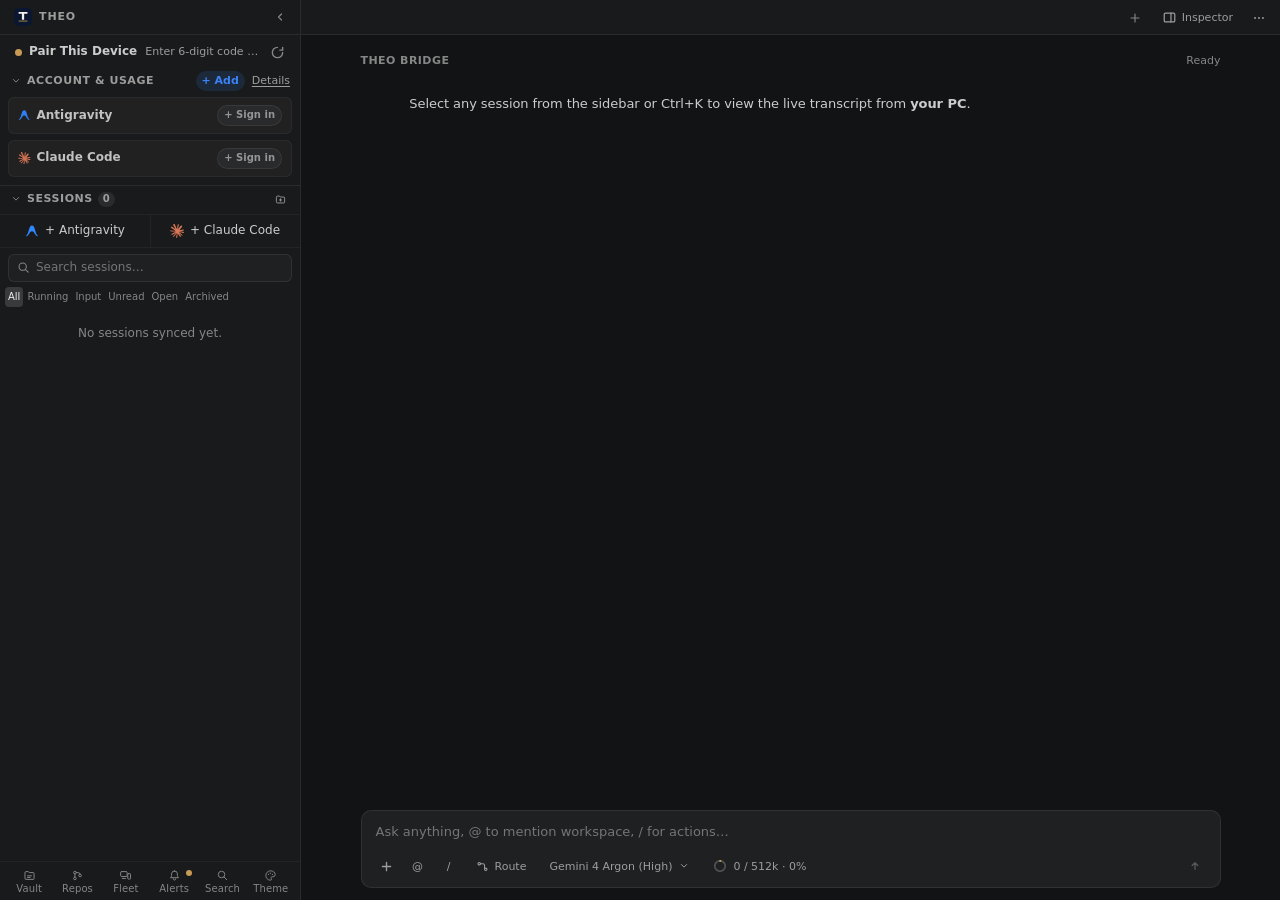
<file: index.html>
<!doctype html>
<html lang="en" data-theme="dark" data-palette="graphite">
<head>
  <meta charset="utf-8">
  <meta name="viewport" content="width=device-width,initial-scale=1,maximum-scale=1,user-scalable=no,viewport-fit=cover">
  <meta name="theme-color" content="#191A1B" id="meta-theme-color">
  <meta name="apple-mobile-web-app-capable" content="yes">
  <meta name="apple-mobile-web-app-status-bar-style" content="black-translucent">
  <meta name="apple-mobile-web-app-title" content="THEO">
  <meta name="description" content="THEO workbench for Google Antigravity and Claude Code.">
  <title>THEO</title>
  <link rel="manifest" href="manifest.json?v=104">
  <link rel="icon" type="image/svg+xml" href="icon.svg?v=104">
  <link rel="icon" type="image/png" sizes="192x192" href="icon-192.png?v=104">
  <link rel="apple-touch-icon" href="icon-180.png?v=104">
  <link rel="stylesheet" href="css/theo.css?v=104">
  <script id="pre">
    (() => {
      try {
        const d = document.documentElement;
        const raw = localStorage.getItem('theo_remote_prefs_v1');
        const p = raw ? JSON.parse(raw) : null;
        const t = p && p.themeUserSet && (p.theme === 'dark' || p.theme === 'light') ? p.theme : 'dark';
        const rawPal = p && typeof p.palette === 'string' ? p.palette : '';
        const pal = t === 'light'
          ? 'daylight'
          : (rawPal === 'velvet' || rawPal === 'espresso' || rawPal === 'graphite' ? rawPal : 'graphite');
        d.setAttribute('data-theme', t);
        d.setAttribute('data-palette', pal);
        const m = document.getElementById('meta-theme-color');
        if (m) {
          m.setAttribute(
            'content',
            t === 'light' ? '#F3F1EC' : pal === 'velvet' ? '#0C0E13' : pal === 'espresso' ? '#151311' : '#191A1B'
          );
        }
        if (p && p.sidebarCollapsed) {
          d.classList.add('sidebar-collapsed');
        }
        if (localStorage.getItem('theo_remote_pin_hash_v1') || localStorage.getItem('theo_remote_pin_v1') || (p && (p.pin || p.pinHash))) {
          d.classList.add('pin-locked-boot');
        }
        if ((window.navigator && window.navigator.standalone) || (window.matchMedia && window.matchMedia('(display-mode: standalone)').matches)) {
          d.classList.add('ios-standalone');
        }
      } catch (e) {}
    })();
  </script>
</head>
<body>
  <div class="pwa-status-bar-surface" aria-hidden="true"></div>
  <!-- Optional Security PIN Lock Overlay -->
  <div id="pin-overlay" class="pin-overlay" hidden>
    <div class="pin-card">
      <div class="pin-brand">
        <img src="icon.svg?v=104" alt="THEO" class="pin-logo">
        <div class="pin-title">THEO</div>
        <div class="brass-double-rule"></div>
      </div>
      <p class="pin-subtitle" id="pin-prompt-label">Enter 4-digit security PIN</p>
      <div class="pin-dots" id="pin-dots">
        <span></span><span></span><span></span><span></span>
      </div>
      <div class="pin-pad" id="pin-pad">
        <button type="button" data-digit="1">1</button>
        <button type="button" data-digit="2">2</button>
        <button type="button" data-digit="3">3</button>
        <button type="button" data-digit="4">4</button>
        <button type="button" data-digit="5">5</button>
        <button type="button" data-digit="6">6</button>
        <button type="button" data-digit="7">7</button>
        <button type="button" data-digit="8">8</button>
        <button type="button" data-digit="9">9</button>
        <button type="button" data-digit="clear" class="pin-fn">CLR</button>
        <button type="button" data-digit="0">0</button>
        <button type="button" data-digit="back" class="pin-fn">⌫</button>
      </div>
    </div>
  </div>

  <div class="app-shell" id="app-shell">
    <!-- Title bar of the installed desktop app; shown only when the window controls overlay is on -->
    <header class="wco-titlebar" id="wco-titlebar" aria-label="THEO window title bar">
      <img src="icon.svg?v=104" alt="" class="wco-titlebar-icon">
      <button type="button" class="wco-titlebar-search" id="wco-titlebar-search" data-open-cmd-palette="1" aria-label="Search sessions and commands (⌘K)">
        <svg viewBox="0 0 16 16" aria-hidden="true"><circle cx="7" cy="7" r="4.5" fill="none" stroke="currentColor" stroke-width="1.5"/><path d="M10.5 10.5L14 14" stroke="currentColor" stroke-width="1.5" stroke-linecap="round"/></svg>
        <span>Search sessions and commands</span>
        <kbd>⌘K</kbd>
      </button>
    </header>
    <!-- Desktop Collapsible Explorer Sidebar (300px from 1025px) -->
    <aside class="ink-rail" id="ink-rail" aria-label="THEO Sidebar">
      <!-- Persistent VS Code Explorer Sidebar -->
      <div class="ide-explorer-sidebar" id="ide-explorer-sidebar">
        <div class="ide-sidebar-top">
          <button type="button" class="ide-brand-home-btn" id="btn-sidebar-brand" data-tab="chat" data-micro-tip="Workbench" aria-label="Open THEO Workbench">
            <img src="icon.svg?v=104" alt="" class="ide-brand-icon">
            <span class="ide-sidebar-heading">THEO</span>
          </button>
          <div class="ide-sidebar-top-actions">
            <button type="button" class="ide-mini-icon-btn" id="btn-toggle-sidebar" data-sidebar-collapse="1" data-micro-tip="Collapse Sidebar (⌘B)" aria-label="Collapse Explorer Sidebar">
              <svg viewBox="0 0 16 16"><path d="M10 4L6 8l4 4" fill="none" stroke="currentColor" stroke-width="1.6" stroke-linecap="round" stroke-linejoin="round"/></svg>
            </button>
          </div>
        </div>

        <!-- Live Connectivity Status Bar -->
        <button type="button" class="rail-conn-card" id="rail-conn-btn" aria-label="Connection details and Cloud Relay sync">
          <span class="conn-dot" id="rail-conn-dot"></span>
          <div class="conn-meta">
            <span class="conn-title" id="rail-conn-title">Connecting…</span>
            <span class="conn-sub tabular" id="rail-conn-sub">Probing :4318 &amp; Edge WS</span>
          </div>
          <svg class="icon-sm" viewBox="0 0 16 16"><path d="M13.5 8A5.5 5.5 0 1 1 8 2.5" stroke="currentColor" fill="none" stroke-width="1.5" stroke-linecap="round"/><path d="M13.5 2.5v3h-3" stroke="currentColor" fill="none" stroke-width="1.5" stroke-linecap="round" stroke-linejoin="round"/></svg>
        </button>

        <!-- Collapsible Account & Usage Section (VS Code Hub Parity) -->
        <details class="ide-side-section" id="ide-sec-accounts" open>
          <summary class="ide-side-summary">
            <span class="ide-side-summary-left">
              <span class="ide-chevron" aria-hidden="true"><svg class="ui-chev" viewBox="0 0 16 16" fill="none" stroke="currentColor" stroke-width="1.3" stroke-linecap="round" stroke-linejoin="round"><path d="M4.5 6L8 9.5L11.5 6"/></svg></span>
              <span>ACCOUNT &amp; USAGE</span>
              <span class="ide-side-count tabular" id="ide-accounts-count" hidden>0</span>
            </span>
            <span class="ide-side-summary-right">
              <button type="button" class="ide-link-pill" id="ide-toggle-3p-pill" data-toggle-3p-quota="hide" aria-label="Toggle Antigravity Claude and GPT quota bars" hidden>Hide 3P</button>
              <button type="button" class="ide-link-pill" id="ide-acct-add-btn" data-account-add-tray="1" aria-label="Add another Antigravity or Claude account">+ Add</button>
              <button type="button" class="ide-link-pill" id="ide-acct-details-btn" data-account-details="1" aria-label="Account storage and diagnostics">Details</button>
            </span>
          </summary>
          <div class="ide-add-account-tray" id="ide-add-account-tray" hidden></div>
          <div class="ide-pending-login-slot" id="ide-pending-login-slot" hidden></div>
          <div class="ide-accounts-body" id="ide-sidebar-accounts"></div>
        </details>

        <!-- Exception-only Host Health Stack (VS Code Hub Parity: Setup, Hold, Reload, Patch Notices) -->
        <div class="ide-host-health-stack" id="ide-host-health-stack" hidden></div>

        <!-- Live Approvals Strip inside Sidebar when Waiting -->
        <div class="ide-side-approvals" id="ide-sidebar-approvals" hidden></div>

        <!-- Collapsible Interactive Questions Section (VS Code Hub Parity) -->
        <details class="ide-side-section ide-sec-questions" id="ide-sec-questions" open hidden>
          <summary class="ide-side-summary">
            <span class="ide-side-summary-left">
              <span class="ide-chevron" aria-hidden="true"><svg class="ui-chev" viewBox="0 0 16 16" fill="none" stroke="currentColor" stroke-width="1.3" stroke-linecap="round" stroke-linejoin="round"><path d="M4.5 6L8 9.5L11.5 6"/></svg></span>
              <span>QUESTIONS</span>
              <span class="ide-side-count amber tabular" id="ide-questions-count">0</span>
            </span>
          </summary>
          <div class="ide-questions-body" id="ide-sidebar-questions"></div>
        </details>

        <!-- Collapsible Side Agents & Background Tasks Section (VS Code Hub Parity) -->
        <details class="ide-side-section ide-sec-bgtasks" id="ide-sec-bgtasks" open hidden>
          <summary class="ide-side-summary">
            <span class="ide-side-summary-left">
              <span class="ide-chevron" aria-hidden="true"><svg class="ui-chev" viewBox="0 0 16 16" fill="none" stroke="currentColor" stroke-width="1.3" stroke-linecap="round" stroke-linejoin="round"><path d="M4.5 6L8 9.5L11.5 6"/></svg></span>
              <span id="ide-bgtasks-heading">BACKGROUND TASKS</span>
              <span class="ide-side-count emerald tabular" id="ide-bgtasks-count">0</span>
            </span>
            <span class="ide-side-summary-right">
              <span class="ide-link-pill" id="ide-bgtasks-unpin" role="button" tabindex="0" data-bg-side-act="unpin" hidden>All</span>
              <span class="ide-link-pill danger" id="ide-bgtasks-stop-all" role="button" tabindex="0" data-bg-side-act="stop-all" hidden><svg class="ui-icon" viewBox="0 0 16 16" fill="currentColor" aria-hidden="true"><rect x="4" y="4" width="8" height="8" rx="1.6"/></svg><span>Stop all</span></span>
            </span>
          </summary>
          <div class="ide-bgtasks-body" id="ide-sidebar-bgtasks"></div>
        </details>

        <!-- Session Manager Tree (VS Code Hub Parity) -->
        <div class="ide-side-sessions">
          <div class="ide-side-summary static">
            <span class="ide-side-summary-left">
              <span class="ide-chevron" aria-hidden="true"><svg class="ui-chev" viewBox="0 0 16 16" fill="none" stroke="currentColor" stroke-width="1.3" stroke-linecap="round" stroke-linejoin="round"><path d="M4.5 6L8 9.5L11.5 6"/></svg></span>
              <span>SESSIONS</span>
              <span class="ide-side-count tabular" id="ide-sidebar-count">0</span>
            </span>
            <span class="ide-side-summary-right">
              <button type="button" class="ide-link-pill ide-hide-desktop-chip" id="ide-hide-desktop-chip" data-toggle-hide-desktop="1" data-micro-tip="Hide Claude Desktop app chats" hidden>Hide Desktop</button>
              <button type="button" class="ide-link-pill icon-only" data-group-act="create" data-micro-tip="New session group" aria-label="New Session Group"><svg class="ui-icon" viewBox="0 0 16 16" fill="none" stroke="currentColor" stroke-width="1.3" stroke-linecap="round" stroke-linejoin="round" aria-hidden="true"><path d="M2 4.5A1.5 1.5 0 0 1 3.5 3h3l1.3 1.4h4.7A1.5 1.5 0 0 1 14 5.9v5.6a1.5 1.5 0 0 1-1.5 1.5h-9A1.5 1.5 0 0 1 2 11.5z"/><path d="M8 7v3.4M6.3 8.7h3.4"/></svg></button>
            </span>
          </div>

          <div class="rail-launchers">
            <button type="button" class="launch-btn agy" id="rail-new-agy" data-quick-new="antigravity">
              <span class="prov-glyph" data-prov-icon="antigravity"></span>
              <span>+ Antigravity</span>
            </button>
            <button type="button" class="launch-btn claude" id="rail-new-claude" data-quick-new="claude">
              <span class="prov-glyph" data-prov-icon="claude"></span>
              <span>+ Claude Code</span>
            </button>
          </div>

          <div class="ide-provider-bar" id="ide-provider-bar" role="tablist" aria-label="Filter sessions by provider">
            <button type="button" class="ide-provider-tab active" data-side-prov="all" role="tab" aria-selected="true">
              <span>All</span>
              <span class="ide-prov-count tabular" id="ide-prov-count-all">0</span>
            </button>
            <button type="button" class="ide-provider-tab agy" data-side-prov="antigravity" role="tab" aria-selected="false">
              <span class="prov-glyph" data-prov-icon="antigravity"></span>
              <span>Antigravity</span>
              <span class="ide-prov-count tabular" id="ide-prov-count-agy">0</span>
            </button>
            <button type="button" class="ide-provider-tab claude" data-side-prov="claude" role="tab" aria-selected="false">
              <span class="prov-glyph" data-prov-icon="claude"></span>
              <span>Claude</span>
              <span class="ide-prov-count tabular" id="ide-prov-count-claude">0</span>
            </button>
          </div>

          <div class="ide-search-wrap">
            <svg class="ide-search-ico" viewBox="0 0 16 16" fill="none" stroke="currentColor" stroke-width="1.3" stroke-linecap="round"><circle cx="7" cy="7" r="4.5"/><path d="M10.5 10.5L13.8 13.8"/></svg>
            <input type="search" id="ide-sidebar-search" placeholder="Search sessions…" autocomplete="off" aria-label="Filter sidebar sessions">
            <button type="button" class="ide-search-clear" id="ide-sidebar-search-clear" aria-label="Clear session search"><svg class="ui-icon" viewBox="0 0 16 16" fill="none" stroke="currentColor" stroke-width="1.3" stroke-linecap="round" aria-hidden="true"><path d="M4 4l8 8M12 4l-8 8"/></svg></button>
          </div>

          <div class="ide-filter-strip" id="ide-sidebar-filters">
            <button type="button" class="ide-fchip active" data-side-filter="all">All</button>
            <button type="button" class="ide-fchip" data-side-filter="working">Running</button>
            <button type="button" class="ide-fchip" data-side-filter="needs_input">Input</button>
            <button type="button" class="ide-fchip" data-side-filter="unread">Unread</button>
            <button type="button" class="ide-fchip" data-side-filter="open">Open</button>
            <button type="button" class="ide-fchip" data-side-filter="archived">Archived</button>
          </div>

          <div class="ide-session-tree" id="ide-sidebar-tree"></div>
        </div>

        <footer class="ide-sidebar-footer" id="ide-sidebar-footer" aria-label="Sidebar Quick Actions">
          <a class="icon-btn ide-foot-btn" id="rail-vault-btn" href="https://memory.husseinbdeir.workers.dev/" target="_blank" rel="noopener external" data-micro-tip="Memory Vault" aria-label="Open THEO Memory Vault" style="text-decoration:none">
            <svg viewBox="0 0 20 20" fill="none" stroke="currentColor" stroke-width="1.5" stroke-linecap="round" stroke-linejoin="round"><path d="M3 5.5A1.5 1.5 0 0 1 4.5 4H8l1.6 1.5h5.9A1.5 1.5 0 0 1 17 7v7.5a1.5 1.5 0 0 1-1.5 1.5h-11A1.5 1.5 0 0 1 3 14.5z"/><path d="M7 10.5h6M7 13h4"/></svg>
            <span class="ide-foot-lbl">Vault</span>
          </a>
          <button type="button" class="icon-btn ide-foot-btn" id="rail-workspaces-btn" data-sidebar-nav="workspaces" data-micro-tip="Repos &amp; Git" aria-label="Repos and Git">
            <svg viewBox="0 0 20 20"><circle cx="6" cy="5.5" r="2" fill="none" stroke="currentColor" stroke-width="1.5"/><circle cx="6" cy="14.5" r="2" fill="none" stroke="currentColor" stroke-width="1.5"/><circle cx="14" cy="10" r="2" fill="none" stroke="currentColor" stroke-width="1.5"/><path d="M6 7.5v5M8 5.5h3a3 3 0 0 1 3 2.5" fill="none" stroke="currentColor" stroke-width="1.5" stroke-linecap="round"/></svg>
            <span class="nav-badge steel tabular" id="badge-workspaces" hidden>0</span>
            <span class="ide-foot-lbl">Repos</span>
          </button>
          <button type="button" class="icon-btn ide-foot-btn" id="rail-fleet-btn" data-open-conn-modal="1" data-micro-tip="Fleet &amp; Pairing" aria-label="Fleet and Device Pairing">
            <svg viewBox="0 0 20 20" fill="none" stroke="currentColor" stroke-width="1.5" stroke-linecap="round" stroke-linejoin="round"><rect x="2.5" y="4" width="10" height="7.5" rx="1.4"/><path d="M5 14.5h5"/><rect x="13.5" y="7" width="4.2" height="8.5" rx="1"/></svg>
            <span class="ide-foot-lbl">Fleet</span>
          </button>
          <button type="button" class="icon-btn ide-foot-btn" id="rail-push-btn" data-push-act="header-bell" data-micro-tip="Notifications" aria-label="Notifications and Web Push Alerts" style="position:relative">
            <svg viewBox="0 0 20 20"><path d="M10 3a4.5 4.5 0 0 0-4.5 4.5v2.8c0 .7-.25 1.38-.7 1.9L3.8 13.4h12.4l-1-1.2a3 3 0 0 1-.7-1.9V7.5A4.5 4.5 0 0 0 10 3zm-1.8 12.2a1.8 1.8 0 0 0 3.6 0" fill="none" stroke="currentColor" stroke-width="1.5" stroke-linecap="round" stroke-linejoin="round"/></svg>
            <span class="conn-dot" id="rail-push-dot" style="position:absolute;top:4px;right:4px;width:6px;height:6px;box-shadow:none"></span>
            <span class="push-count-badge tabular" id="rail-push-badge" hidden>0</span>
            <span class="ide-foot-lbl">Alerts</span>
          </button>
          <button type="button" class="icon-btn ide-foot-btn" id="open-cmd-palette" data-micro-tip="Command Palette (⌘K)" aria-label="Open Command Palette">
            <svg viewBox="0 0 20 20"><circle cx="8.5" cy="8.5" r="5" fill="none" stroke="currentColor" stroke-width="1.5"/><path d="M12.5 12.5L16.5 16.5" stroke="currentColor" stroke-width="1.5" stroke-linecap="round"/></svg>
            <span class="ide-foot-lbl">Search</span>
          </button>
          <button type="button" class="icon-btn ide-foot-btn" id="btn-palette-picker" data-palette-open="1" data-micro-tip="Theme &amp; Palette" aria-label="Choose Appearance Theme and Palette" aria-expanded="false">
            <svg viewBox="0 0 20 20"><path d="M10 2.8a7.2 7.2 0 1 0 0 14.4 1.6 1.6 0 0 0 1.6-1.6c0-.4-.15-.78-.4-1.06a1.5 1.5 0 0 1 1.12-2.54h1.28a3.6 3.6 0 0 0 3.6-3.6C17.2 5.2 13.98 2.8 10 2.8z" fill="none" stroke="currentColor" stroke-width="1.45" stroke-linejoin="round"/><circle cx="6.8" cy="8.2" r="1" fill="currentColor"/><circle cx="9.8" cy="6.4" r="1" fill="currentColor"/><circle cx="13" cy="8.2" r="1" fill="currentColor"/></svg>
            <span class="ide-foot-lbl">Theme</span>
          </button>
        </footer>
      </div>
    </aside>

    <!-- Main Content Viewport -->
    <div class="main-stage">
      <!-- Mobile & Compact Top Header -->
      <header class="mobile-topbar">
        <div class="mobile-brand">
          <img src="icon.svg?v=104" alt="THEO" class="mobile-badge">
          <div class="mobile-brand-copy">
            <div class="mobile-title-row">
              <div class="mobile-wordmark-stack">
                <span class="mobile-wordmark">THEO</span>
                <div class="brass-double-rule compact"></div>
              </div>
              <button type="button" class="conn-pill" id="mobile-conn-pill" hidden aria-label="Offline — inspect connection and retry sync">
                <span class="conn-dot" id="mobile-conn-dot"></span>
                <span id="mobile-conn-text">Offline</span>
              </button>
            </div>
          </div>
        </div>
        <div class="mobile-actions">
          <button type="button" class="icon-btn" id="mobile-push-btn" data-push-act="header-bell" aria-label="Notifications" style="position:relative">
            <svg viewBox="0 0 20 20"><path d="M10 3a4.5 4.5 0 0 0-4.5 4.5v2.8c0 .7-.25 1.38-.7 1.9L3.8 13.4h12.4l-1-1.2a3 3 0 0 1-.7-1.9V7.5A4.5 4.5 0 0 0 10 3zm-1.8 12.2a1.8 1.8 0 0 0 3.6 0" fill="none" stroke="currentColor" stroke-width="1.65" stroke-linecap="round" stroke-linejoin="round"/></svg>
            <span class="conn-dot" id="mobile-push-dot" style="position:absolute;top:5px;right:5px;width:6px;height:6px;box-shadow:none"></span>
            <span class="push-count-badge tabular" id="mobile-push-badge" hidden>0</span>
          </button>
          <a class="icon-btn" id="mobile-vault-btn" href="https://memory.husseinbdeir.workers.dev/" target="_blank" rel="noopener external" aria-label="Open THEO Memory Vault" style="text-decoration:none">
            <svg viewBox="0 0 20 20" fill="none" stroke="currentColor" stroke-width="1.7" stroke-linecap="round" stroke-linejoin="round"><path d="M3 5.5A1.5 1.5 0 0 1 4.5 4H8l1.6 1.5h5.9A1.5 1.5 0 0 1 17 7v7.5a1.5 1.5 0 0 1-1.5 1.5h-11A1.5 1.5 0 0 1 3 14.5z"/><path d="M7 10.5h6M7 13h4"/></svg>
          </a>
          <button type="button" class="icon-btn" id="mobile-cmd-btn" aria-label="Search and Commands">
            <svg viewBox="0 0 20 20"><circle cx="8.5" cy="8.5" r="5" fill="none" stroke="currentColor" stroke-width="1.7"/><path d="M12.5 12.5L16.5 16.5" fill="none" stroke="currentColor" stroke-width="1.7" stroke-linecap="round"/></svg>
          </button>
          <button type="button" class="icon-btn" id="mobile-sync-btn" aria-label="Sync Now">
            <svg viewBox="0 0 20 20"><path d="M16.5 10a6.5 6.5 0 1 1-1.9-4.6M16.5 4v3.5H13" fill="none" stroke="currentColor" stroke-width="1.7" stroke-linecap="round" stroke-linejoin="round"/></svg>
          </button>
          <button type="button" class="icon-btn" id="mobile-theme-btn" aria-label="Toggle Theme">
            <svg viewBox="0 0 20 20"><path d="M10 3a7 7 0 1 0 7 7c0-.4-.04-.8-.1-1.2A5.5 5.5 0 0 1 11.2 3.1C10.8 3.04 10.4 3 10 3z" fill="none" stroke="currentColor" stroke-width="1.7" stroke-linejoin="round"/></svg>
          </button>
        </div>
      </header>

      <!-- Scrollable View Container -->
      <main class="view-container" id="view-container">
        <!-- VIEW 1: PULSE & APPROVALS -->
        <section class="view-pane active" id="view-pulse" data-view="pulse">
          <!-- Home Screen Push Notification Banner (Top Priority) -->
          <div id="pulse-notif-banner"></div>

          <div class="ledger-hero">
            <div class="hero-left">
              <div class="desktop-view-nav-acts">
                <button type="button" class="ide-expand-sidebar-btn inline-view-expand" data-sidebar-collapse="1" aria-label="Expand Explorer Sidebar">
                  <svg viewBox="0 0 16 16"><rect x="1.5" y="2.5" width="13" height="11" rx="1.6" fill="none" stroke="currentColor" stroke-width="1.4"/><path d="M5.5 2.5v11" stroke="currentColor" stroke-width="1.4"/></svg>
                </button>
                <button type="button" class="btn-ghost-sm desktop-only-btn" data-tab="chat">Workbench</button>
              </div>
              <h1 class="hero-headline">Pulse</h1>
              <p class="hero-desc" id="pulse-subtitle">Approvals, active tasks, and account usage.</p>
            </div>
            <div class="hero-kpis" id="pulse-kpis"></div>
          </div>

          <!-- Multi-Device Fleet Bar (All Connected PCs + Edge/Direct WS Latency) -->
          <div class="fleet-strip" id="pulse-fleet-strip" hidden></div>

          <!-- Approvals & Input Queue -->
          <div class="section-block" id="approvals-section">
            <div class="section-head">
              <div>
                <h2 class="section-title">Approvals &amp; Input</h2>
                <div class="brass-rule-single"></div>
              </div>
              <span class="pill-count amber tabular" id="approvals-count-pill">0 Pending</span>
            </div>
            <div id="approvals-list" class="approvals-grid"></div>
          </div>

          <!-- Live Background Tasks & Subagents across Antigravity + Claude Code -->
          <div class="section-block" id="pulse-bgtasks-section" hidden>
            <div class="section-head">
              <div>
                <h2 class="section-title">Background Tasks &amp; Subagents</h2>
                <div class="brass-rule-single"></div>
              </div>
              <div class="pulse-bgtasks-head-actions">
                <span class="pill-count emerald tabular" id="pulse-bgtasks-count-pill">0 Running</span>
                <button type="button" class="btn-ghost-sm" id="btn-pulse-stop-all-bg" data-bg-act="stop-all-global" hidden>■ Stop All</button>
              </div>
            </div>
            <div id="pulse-bgtasks-list" class="pulse-bgtasks-grid"></div>
          </div>

          <!-- Dual-Provider Quota & Rate Limits -->
          <div class="section-block">
            <div class="section-head">
              <div>
                <h2 class="section-title">Account &amp; Usage</h2>
                <div class="brass-rule-single"></div>
              </div>
              <div class="quota-head-meta">
                <span class="meta-timestamp tabular" id="quota-updated-at">Updated just now</span>
                <button type="button" class="quota-add-btn" id="btn-toggle-3p-quota" data-toggle-3p-quota="hide" aria-label="Toggle Antigravity Claude and GPT quota bars" hidden>Hide Claude &amp; GPT</button>
                <button type="button" class="quota-add-btn" data-account-add-remote="1" aria-label="Sign in an additional Antigravity or Claude Code account">+ Add Account</button>
              </div>
            </div>
            <div class="quota-dual-grid" id="pulse-quota-grid"></div>
          </div>

          <!-- Quick Launch by Project -->
          <div class="section-block">
            <div class="section-head">
              <div>
                <h2 class="section-title">Projects</h2>
                <div class="brass-rule-single"></div>
              </div>
            </div>
            <div class="repo-launch-grid" id="pulse-repo-launchers"></div>
          </div>

          <!-- Running & Recent Sessions Snapshot -->
          <div class="section-block">
            <div class="section-head">
              <div>
                <h2 class="section-title">Running &amp; Recent Sessions</h2>
                <div class="brass-rule-single"></div>
              </div>
              <button type="button" class="text-btn" data-goto-tab="sessions">View all sessions</button>
            </div>
            <div class="sessions-compact-list" id="pulse-recent-sessions"></div>
          </div>
        </section>

        <!-- VIEW 2: SESSIONS MANAGER -->
        <section class="view-pane" id="view-sessions" data-view="sessions">
          <div class="sessions-toolbar">
            <div class="toolbar-top">
              <div class="toolbar-title-block">
                <div class="toolbar-title-row">
                  <button type="button" class="ide-expand-sidebar-btn inline-view-expand" data-sidebar-collapse="1" aria-label="Expand Explorer Sidebar">
                    <svg viewBox="0 0 16 16"><rect x="1.5" y="2.5" width="13" height="11" rx="1.6" fill="none" stroke="currentColor" stroke-width="1.4"/><path d="M5.5 2.5v11" stroke="currentColor" stroke-width="1.4"/></svg>
                  </button>
                  <h1 class="page-title">Sessions</h1>
                  <span class="pill-count steel tabular" id="sess-header-summary-pill">0 Sessions</span>
                </div>
                <div class="brass-rule-single"></div>
              </div>
              <div class="toolbar-new-btns" id="sess-new-btns">
                <button type="button" class="btn-primary agy" id="btn-sess-new-agy" data-quick-new="antigravity">
                  <span class="prov-glyph" data-prov-icon="antigravity"></span>
                  <span>+ Antigravity</span>
                </button>
                <button type="button" class="btn-primary claude" id="btn-sess-new-claude" data-quick-new="claude">
                  <span class="prov-glyph" data-prov-icon="claude"></span>
                  <span>+ Claude Code</span>
                </button>
                <button type="button" class="btn-primary group-new" id="btn-sess-new-group" data-group-act="create" aria-label="Create a new conversation group">
                  <svg class="icon-sm" viewBox="0 0 16 16" aria-hidden="true"><path d="M2 4.5A1.5 1.5 0 0 1 3.5 3h3l1.5 1.5h4.5A1.5 1.5 0 0 1 14 6v6a1.5 1.5 0 0 1-1.5 1.5h-9A1.5 1.5 0 0 1 2 12z" fill="none" stroke="currentColor" stroke-width="1.5" stroke-linejoin="round"/><path d="M8 7v3.5M6.25 8.75h3.5" fill="none" stroke="currentColor" stroke-width="1.5" stroke-linecap="round"/></svg>
                  <span>+ Group</span>
                </button>
              </div>
            </div>

            <div class="filter-bar">
              <div class="seg-control" id="sess-provider-seg">
                <button type="button" class="seg-btn active" data-prov="all">All</button>
                <button type="button" class="seg-btn" data-prov="antigravity">Antigravity</button>
                <button type="button" class="seg-btn" data-prov="claude">Claude Code</button>
              </div>
              <div class="search-input-wrap">
                <svg class="search-svg" viewBox="0 0 16 16"><circle cx="7" cy="7" r="4.5" fill="none" stroke="currentColor" stroke-width="1.5"/><path d="M10.5 10.5L14 14" stroke="currentColor" stroke-width="1.5" stroke-linecap="round"/></svg>
                <input type="search" id="sess-search-input" placeholder="Search title, workspace, branch, model…" autocomplete="off">
              </div>
            </div>

            <div class="status-chips-row" id="sess-status-chips">
              <button type="button" class="chip active" data-status-filter="all">All Sessions</button>
              <button type="button" class="chip" data-status-filter="needs_input">Needs Input</button>
              <button type="button" class="chip" data-status-filter="working">Running Now</button>
              <button type="button" class="chip" data-status-filter="unread">Unread</button>
              <button type="button" class="chip" data-status-filter="open">Open Tabs</button>
              <button type="button" class="chip" data-status-filter="archived">Archived</button>
            </div>

            <div class="status-chips-row fleet-chips-row" id="sess-device-chips" hidden></div>
          </div>

          <div id="sessions-full-list" class="sessions-grouped-container"></div>
        </section>

        <!-- VIEW 3: LIVE CHAT WORKBENCH (VS Code Editor Pane) -->
        <section class="view-pane chat-pane-layout" id="view-chat" data-view="chat">
          <!-- Unified VS Code Workbench Topbar (Editor Tabs + Compact Action Strip on Desktop) -->
          <div class="ide-workbench-topbar" id="ide-workbench-topbar">
            <!-- VS Code Multi-Tab Editor Bar -->
            <div class="ide-editor-tabs-bar" id="ide-editor-tabs-bar">
              <button type="button" class="ide-expand-sidebar-btn" id="btn-expand-sidebar-inline" data-sidebar-collapse="1" aria-label="Expand Explorer Sidebar">
                <svg viewBox="0 0 16 16"><rect x="1.5" y="2.5" width="13" height="11" rx="1.6" fill="none" stroke="currentColor" stroke-width="1.4"/><path d="M5.5 2.5v11" stroke="currentColor" stroke-width="1.4"/></svg>
              </button>
              <div class="ide-editor-tabs-scroll" id="ide-editor-tabs" role="tablist" aria-label="Open Session Tabs"></div>
              <div class="ide-editor-tabs-actions">
                <button type="button" class="ide-tab-add-btn" id="btn-editor-tabs-overflow" data-editor-tabs-overflow="1" data-micro-tip="All open tabs" aria-label="List all open session tabs" hidden><svg class="ui-icon" viewBox="0 0 16 16" fill="none" stroke="currentColor" stroke-width="1.4" stroke-linecap="round" stroke-linejoin="round" aria-hidden="true"><path d="M4.5 6L8 9.5L11.5 6"/></svg></button>
                <button type="button" class="ide-tab-add-btn" id="ide-editor-tabs-add" data-quick-new="antigravity" data-micro-tip="New Antigravity session tab" aria-label="New Antigravity Session Tab"><svg class="ui-icon" viewBox="0 0 16 16" fill="none" stroke="currentColor" stroke-width="1.3" stroke-linecap="round" aria-hidden="true"><path d="M8 3.5v9M3.5 8h9"/></svg></button>
              </div>
            </div>

            <!-- Compact IDE Breadcrumb & Action Bar -->
            <div class="chat-header">
              <div class="chat-header-main">
                <span class="chat-prov-badge" id="chat-prov-badge"></span>
                <div class="chat-breadcrumb-bar">
                  <span class="chat-crumb-folder" id="chat-folder-pill">Workspace</span>
                  <span class="chat-crumb-sep chat-title-sep">/</span>
                  <div class="chat-title-row">
                    <span class="chat-session-title" id="chat-session-title" data-chat-title-inline="1" data-micro-tip="Double-click or press F2 to rename">New Session</span>
                    <button type="button" class="ide-mini-icon-btn chat-rename-btn" id="btn-chat-rename-title" data-chat-rename-btn="1" data-micro-tip="Rename session (F2)" aria-label="Rename active session" hidden><svg viewBox="0 0 16 16" fill="none" stroke="currentColor" stroke-width="1.4" stroke-linecap="round" stroke-linejoin="round" aria-hidden="true"><path d="M10.6 2.9l2.5 2.5-7.4 7.4-3 .5.5-3z"/><path d="M9.2 4.3l2.5 2.5"/></svg></button>
                    <button type="button" class="chat-quick-switch-pill tabular" id="btn-chat-quick-switch" data-open-cmd-palette="1" data-micro-tip="Switch session (⌘K)" aria-label="Switch session (⌘K)">⌘K</button>
                  </div>
                </div>
              </div>

              <div class="chat-header-actions">
                <button type="button" class="session-neon-pill" id="chat-neon-pill" hidden data-switch-neon-carbon="" data-micro-tip="Switch session from Neon to Carbon" aria-label="Neon model active — switch to Carbon">Neon</button>
                <button type="button" class="btn-chat-stop" id="btn-chat-stop" aria-label="Stop running session" hidden>
                  <svg class="icon-stop-sm" viewBox="0 0 20 20"><rect x="4.5" y="4.5" width="11" height="11" rx="2.4" fill="currentColor"/></svg>
                  <span>Stop</span>
                </button>
                <!-- Background Tasks & Subagents Trigger Pill -->
                <button type="button" class="bg-tasks-pill tabular" id="btn-bg-tasks" aria-label="Inspect Background Tasks and Subagents" aria-expanded="false" hidden>
                  <span class="bg-pill-dot" id="bg-pill-dot" hidden></span>
                  <svg class="bg-pill-ico" viewBox="0 0 16 16" fill="none" stroke="currentColor" stroke-width="1.6" stroke-linecap="round" stroke-linejoin="round" aria-hidden="true">
                    <rect x="1.5" y="2.5" width="13" height="11" rx="2"/>
                    <path d="M4.5 6.2l2.3 1.8-2.3 1.8M8.4 9.8h3"/>
                  </svg>
                  <span id="bg-tasks-pill-label">0</span>
                </button>
                <button type="button" class="inspector-toggle-pill tabular" id="btn-toggle-inspector" aria-label="Toggle Split Inspector (⌘I)" aria-expanded="false" aria-controls="ide-inspector-pane">
                  <svg class="insp-pill-ico" viewBox="0 0 16 16" fill="none" stroke="currentColor" stroke-width="1.5" stroke-linecap="round" stroke-linejoin="round" aria-hidden="true">
                    <rect x="1.5" y="2.5" width="13" height="11" rx="1.6"/>
                    <path d="M9.8 2.5v11"/>
                  </svg>
                  <span class="insp-pill-lbl">Inspector</span>
                  <span class="insp-pill-badge" id="inspector-pill-count" hidden>0</span>
                </button>
                <div class="chat-more-wrap" id="chat-more-wrap">
                  <button type="button" class="ide-mini-icon-btn chat-more-btn" id="btn-chat-more" data-micro-tip="More session actions" aria-label="More session actions" aria-haspopup="menu" aria-expanded="false"><svg class="ui-icon" viewBox="0 0 16 16" fill="currentColor" aria-hidden="true"><circle cx="3.5" cy="8" r="1.1"/><circle cx="8" cy="8" r="1.1"/><circle cx="12.5" cy="8" r="1.1"/></svg></button>
                  <div class="chat-more-menu" id="chat-more-menu" role="menu" aria-label="Session actions" hidden>
                    <button type="button" class="ctx-menu-item split-watch-btn" id="btn-split-watch" role="menuitemcheckbox" aria-checked="false" aria-pressed="false">
                      <span>Parallel Split-Watch</span>
                      <span class="meta-timestamp" id="chat-more-split-state">Off</span>
                    </button>
                    <button type="button" class="ctx-menu-item" id="btn-chat-more-compact" data-chat-more-act="compact" role="menuitem">
                      <span>Run /compact</span>
                      <span class="meta-timestamp">Context</span>
                    </button>
                    <button type="button" class="ctx-menu-item" id="btn-chat-open-vscode" role="menuitem" hidden>
                      <span>Open in IDE</span>
                      <span class="meta-timestamp">VS Code</span>
                    </button>
                  </div>
                </div>
              </div>
            </div>
          </div>

          <!-- Compact VS Code Native Model & Thinking Menu Popover -->
          <div class="vs-model-menu-popover model-picker-popover" id="model-picker-popover" role="menu" aria-label="Model and Thinking Level Selector" hidden>
            <div class="vs-model-menu-head">
              <span class="vs-model-menu-title" id="model-popover-title">Model Selection</span>
              <button type="button" class="vs-model-close-btn" id="btn-close-model-picker" aria-label="Close Model Selector"><svg class="ui-icon" viewBox="0 0 16 16" fill="none" stroke="currentColor" stroke-width="1.3" stroke-linecap="round" aria-hidden="true"><path d="M4 4l8 8M12 4l-8 8"/></svg></button>
            </div>
            <div class="model-picker-body" id="model-picker-body"></div>
          </div>

          <!-- Background Tasks & Subagents Popover Drawer -->
          <div class="ctx-Popover bg-tasks-popover" id="bg-tasks-popover" hidden>
            <div class="ctx-popover-head">
              <div>
                <h3 id="bg-popover-title">Background Tasks</h3>
              </div>
              <div class="bg-popover-head-btns">
                <button type="button" class="btn-ghost-sm" id="btn-refresh-bgtasks" aria-label="Refresh live task &amp; subagent logs">↻ Refresh</button>
                <button type="button" class="btn-ghost-sm bg-stop-all-btn" id="btn-stop-all-bgtasks" hidden><svg class="ui-icon" viewBox="0 0 16 16" fill="currentColor" aria-hidden="true"><rect x="4" y="4" width="8" height="8" rx="1.6"/></svg><span>Stop All</span></button>
                <button type="button" class="icon-btn-sm" id="btn-close-bgtasks" aria-label="Close Background Tasks"><svg class="ui-icon" viewBox="0 0 16 16" fill="none" stroke="currentColor" stroke-width="1.3" stroke-linecap="round" aria-hidden="true"><path d="M4 4l8 8M12 4l-8 8"/></svg></button>
              </div>
            </div>
            <div class="bg-popover-list" id="bg-tasks-popover-list"></div>
          </div>

          <!-- Split Workbench Body: Primary Conversation Column + Collapsible Right-Hand IDE Inspector -->
          <div class="chat-workbench-split" id="chat-workbench-split">
            <div class="chat-primary-col" id="chat-primary-col">
              <!-- Conversation Stream -->
              <div class="chat-stream" id="chat-stream"></div>

              <!-- Docked Active Multi-Question Stepper Bar -->
              <div class="chat-question-dock" id="chat-question-dock" hidden></div>

              <!-- Live Active Background Tasks Strip -->
              <div class="chat-live-bgtasks" id="chat-live-bgtasks" hidden></div>

              <!-- Context Window Popover Drawer (anchored above composer capsule) -->
              <div class="ctx-Popover" id="ctx-popover" hidden>
                <div class="ctx-popover-head">
                  <div>
                    <h3 id="ctx-popover-title">Context Window</h3>
                  </div>
                  <button type="button" class="icon-btn-sm" id="btn-close-ctx"><svg class="ui-icon" viewBox="0 0 16 16" fill="none" stroke="currentColor" stroke-width="1.3" stroke-linecap="round" aria-hidden="true"><path d="M4 4l8 8M12 4l-8 8"/></svg></button>
                </div>
                <div class="ctx-meter-summary tabular" id="ctx-meter-summary"></div>
                <div class="ctx-overrun-banner tabular" id="ctx-overrun-banner" hidden></div>
                <div class="ctx-stacked-bar" id="ctx-stacked-bar"></div>
                <div class="ctx-breakdown-list tabular" id="ctx-breakdown-list"></div>
                <div class="ctx-popover-actions">
                  <button type="button" class="btn-brass-sm" id="btn-ctx-compact">
                    Run <code>/compact</code>
                  </button>
                </div>
              </div>

              <!-- Floating VS Code Command Capsule Composer -->
              <form class="chat-composer" id="chat-composer-form">
                <div class="composer-git-strip tabular" id="composer-git-strip" hidden></div>
                <div class="composer-box" id="composer-box">
                  <!-- Interactive / & @ Autocomplete Popover -->
                  <div class="composer-slash-popover" id="composer-slash-popover" role="listbox" aria-label="Autocomplete suggestions" hidden></div>

                  <div class="composer-attachments" id="composer-attachments" hidden></div>

                  <div class="composer-input-row">
                    <textarea id="composer-input" rows="1" placeholder="Ask anything, @ to mention workspace, / for actions…"></textarea>
                  </div>

                  <div class="composer-footer-bar">
                    <div class="composer-footer-left">
                      <input type="file" id="composer-file-input" multiple accept="image/*,.pdf,.txt,.md,.json,.csv,.py,.js,.ts,.tsx,.jsx,.html,.css,.sql,.xml,.yaml,.yml,.ps1,.sh,.log" hidden>
                      <button type="button" class="composer-icon-pill composer-attach-btn" id="btn-composer-attach" aria-label="Attach file, screenshot, or photo">
                        <svg viewBox="0 0 20 20" fill="none" stroke="currentColor" stroke-width="1.8" stroke-linecap="round" stroke-linejoin="round"><path d="M10 4.5v11M4.5 10h11"/></svg>
                      </button>
                      <button type="button" class="composer-icon-pill" id="btn-composer-mention" aria-label="Mention workspace or file">@</button>
                      <button type="button" class="composer-icon-pill" id="btn-composer-slash" aria-label="Run slash action">/</button>
                      <button type="button" class="composer-route-toggle-pill" id="btn-toggle-composer-route" data-micro-tip="Target PC and workspace folder" aria-label="Toggle target host and workspace routing" aria-expanded="false">
                        <svg class="ui-icon" viewBox="0 0 16 16" fill="none" stroke="currentColor" stroke-width="1.3" stroke-linecap="round" stroke-linejoin="round" aria-hidden="true"><circle cx="4" cy="4.5" r="1.5"/><circle cx="12" cy="11.5" r="1.5"/><path d="M5.5 4.5h3a2 2 0 0 1 2 2v3.5"/></svg><span id="composer-route-pill-label">Route</span>
                      </button>
                      <button type="button" class="composer-claude-mode-pill" id="composer-claude-mode-btn" data-cycle-claude-mode="1" data-micro-tip="Claude Code permission mode (click to cycle)" aria-label="Cycle Claude Code permission mode" hidden></button>
                      <button type="button" class="composer-model-pill tabular" id="composer-model-btn" aria-haspopup="menu" aria-expanded="false" aria-label="Change Model and Thinking Level">
                        <span id="composer-model-label">Gemini 4 Argon · High</span>
                        <span class="model-pill-chev" aria-hidden="true"><svg class="ui-chev" viewBox="0 0 16 16" fill="none" stroke="currentColor" stroke-width="1.3" stroke-linecap="round" stroke-linejoin="round"><path d="M4.5 6L8 9.5L11.5 6"/></svg></span>
                      </button>
                      <!-- Context Window Breakdown Trigger Pill -->
                      <button type="button" class="ctx-window-pill tabular" id="btn-ctx-window" aria-label="Inspect Context Window Breakdown and compact">
                        <span class="ctx-ring-wrap">
                          <svg class="ctx-ring" viewBox="0 0 24 24">
                            <circle cx="12" cy="12" r="9" class="ctx-ring-bg"/>
                            <circle cx="12" cy="12" r="9" class="ctx-ring-fill" id="ctx-ring-circle" stroke-dasharray="56.5" stroke-dashoffset="48"/>
                            <circle cx="12" cy="12" r="9" class="ctx-ring-overrun" id="ctx-ring-overrun-circle" stroke-dasharray="56.5" stroke-dashoffset="56.5" hidden/>
                          </svg>
                        </span>
                        <span id="ctx-pill-label">0 / 512k · 0%</span>
                        <span class="ctx-overrun-pill" id="ctx-overrun-pill" hidden></span>
                      </button>

                      <div class="composer-routing-row" id="composer-routing-row">
                        <label class="composer-route-pill" aria-label="Select target machine">
                          <span class="route-pill-lbl">Host</span>
                          <select id="composer-device-select" class="composer-route-select" aria-label="Target device">
                            <option value="auto">Auto (Active Host)</option>
                          </select>
                        </label>
                        <label class="composer-route-pill" aria-label="Select working directory or BHFIRMS repo">
                          <span class="route-pill-lbl">Repo</span>
                          <select id="composer-repo-select" class="composer-route-select" aria-label="Target workspace">
                            <option value="">Default Workspace</option>
                          </select>
                        </label>
                      </div>
                    </div>

                    <div class="composer-footer-right">
                      <span class="outbox-indicator tabular" id="outbox-indicator" hidden>0 queued</span>
                      <button type="submit" class="composer-send-btn" id="composer-send-btn" aria-label="Dispatch Prompt">
                        <svg class="icon-send" viewBox="0 0 20 20" fill="none" stroke="currentColor" stroke-width="2.2" stroke-linecap="round" stroke-linejoin="round"><path d="M10 15.5V4.5M5.25 9.25L10 4.5l4.75 4.75"/></svg>
                        <svg class="icon-stop" viewBox="0 0 20 20"><rect x="5" y="5" width="10" height="10" rx="2.2" fill="currentColor"/></svg>
                      </button>
                    </div>
                  </div>
                </div>
              </form>
            </div>

            <!-- Parallel Split-Watch Secondary Session Monitor -->
            <section class="chat-split-watch-pane" id="chat-split-watch-pane" aria-label="Parallel Session Split-Watch" hidden></section>

            <!-- Right-Hand Split Inspector (Files & Preview | Git | Tasks & Outline) -->
            <div class="ide-inspector-backdrop" id="ide-inspector-backdrop" hidden></div>
            <aside class="ide-inspector-pane" id="ide-inspector-pane" aria-label="IDE Split Inspector" hidden>
              <div class="ide-inspector-head">
                <div class="ide-inspector-tabs" id="ide-inspector-tabs" role="tablist">
                  <button type="button" class="ide-insp-tab active" role="tab" aria-selected="true" data-insp-tab="files">
                    <span>Files &amp; Preview</span>
                  </button>
                  <button type="button" class="ide-insp-tab" role="tab" aria-selected="false" data-insp-tab="git">
                    <span>Git</span>
                  </button>
                  <button type="button" class="ide-insp-tab" role="tab" aria-selected="false" data-insp-tab="tasks">
                    <span>Tasks &amp; Outline</span>
                    <span class="ide-insp-badge tabular" id="insp-agents-badge" hidden>0</span>
                  </button>
                </div>
                <button type="button" class="icon-btn-sm" id="btn-close-inspector" aria-label="Close Split Inspector"><svg class="ui-icon" viewBox="0 0 16 16" fill="none" stroke="currentColor" stroke-width="1.3" stroke-linecap="round" aria-hidden="true"><path d="M4 4l8 8M12 4l-8 8"/></svg></button>
              </div>
              <div class="ide-inspector-subbar" id="ide-inspector-subbar" hidden></div>
              <div class="ide-inspector-body" id="ide-inspector-body"></div>
            </aside>
          </div>
        </section>

        <!-- VIEW 4: WORKSPACES & GIT INSPECTOR -->
        <section class="view-pane" id="view-workspaces" data-view="workspaces">
          <div class="section-head">
            <div class="view-title-row-inline">
              <button type="button" class="ide-expand-sidebar-btn inline-view-expand" data-sidebar-collapse="1" aria-label="Expand Explorer Sidebar">
                <svg viewBox="0 0 16 16"><rect x="1.5" y="2.5" width="13" height="11" rx="1.6" fill="none" stroke="currentColor" stroke-width="1.4"/><path d="M5.5 2.5v11" stroke="currentColor" stroke-width="1.4"/></svg>
              </button>
              <div>
                <h1 class="page-title">Repositories &amp; Git</h1>
                <div class="brass-rule-single"></div>
              </div>
            </div>
            <div class="section-head-acts">
              <button type="button" class="btn-ghost-sm desktop-only-btn" data-tab="chat">Workbench</button>
              <button type="button" class="btn-ghost-sm" id="btn-refresh-git">↻ Refresh Git</button>
            </div>
          </div>

          <section class="unsaved-work-panel" id="unsaved-work-panel" aria-label="Unsaved work per PC" hidden></section>

          <div class="workspaces-layout">
            <div class="repo-selector-list" id="repo-selector-list"></div>
            <div class="repo-detail-panel" id="repo-detail-panel"></div>
          </div>
        </section>

        <!-- VIEW 5: SETTINGS & USAGE -->
        <section class="view-pane" id="view-analytics" data-view="analytics">
          <div class="section-head">
            <div class="view-title-row-inline">
              <button type="button" class="ide-expand-sidebar-btn inline-view-expand" data-sidebar-collapse="1" aria-label="Expand Explorer Sidebar">
                <svg viewBox="0 0 16 16"><rect x="1.5" y="2.5" width="13" height="11" rx="1.6" fill="none" stroke="currentColor" stroke-width="1.4"/><path d="M5.5 2.5v11" stroke="currentColor" stroke-width="1.4"/></svg>
              </button>
              <div>
                <h1 class="page-title">Settings &amp; Usage</h1>
                <div class="brass-rule-single"></div>
              </div>
            </div>
            <div class="section-head-acts">
              <button type="button" class="btn-ghost-sm desktop-only-btn" data-tab="chat">Workbench</button>
              <div class="seg-control" id="telemetry-prov-seg">
                <button type="button" class="seg-btn active" data-tel-prov="all">Combined</button>
                <button type="button" class="seg-btn" data-tel-prov="antigravity">Antigravity</button>
                <button type="button" class="seg-btn" data-tel-prov="claude">Claude Code</button>
              </div>
            </div>
          </div>

          <!-- Token Burn Summary Cards -->
          <div class="telemetry-kpi-grid tabular" id="telemetry-kpi-grid"></div>

          <!-- 7-Day Token Burn Chart -->
          <div class="section-block ledger-panel">
            <div class="section-head">
              <div>
                <h2 class="section-title">7-Day Token Velocity &amp; Turn Cadence</h2>
                <div class="brass-rule-single"></div>
              </div>
              <span class="meta-timestamp tabular" id="chart-total-label"></span>
            </div>
            <div class="chart-stage" id="telemetry-chart-stage"></div>
          </div>

          <!-- Top Sessions Ledger Table -->
          <div class="section-block ledger-panel">
            <div class="section-head">
              <div>
                <h2 class="section-title">Top Sessions by Token Consumption (7-Day)</h2>
                <div class="brass-rule-single"></div>
              </div>
            </div>
            <div class="ledger-table-wrap tabular" id="telemetry-top-table"></div>
            <div class="brass-double-rule"></div>
          </div>

          <!-- Web Push Notifications & Lock-Screen Alerts -->
          <div class="section-block" id="push-settings-panel"></div>

          <!-- Devices & Pairing -->
          <div class="section-block ledger-panel">
            <div class="section-head">
              <div>
                <h2 class="section-title">Devices &amp; Pairing</h2>
                <div class="brass-rule-single"></div>
              </div>
            </div>
            <div class="pairing-grid" id="pairing-grid"></div>
          </div>
        </section>
      </main>

      <!-- Mobile Docked Bottom Tab Bar (Flex child of main-stage pinned flush to bottom edge) -->
      <nav class="mobile-bottom-dock" id="mobile-bottom-dock" aria-label="Mobile Navigation">
        <button type="button" class="dock-btn active" data-tab="pulse">
          <svg viewBox="0 0 20 20"><path d="M2 10h3.5l2-5.5 4 11 2.5-5.5H18" fill="none" stroke="currentColor" stroke-width="1.75" stroke-linecap="round" stroke-linejoin="round"/></svg>
          <span>Pulse</span>
          <em class="dock-dot amber" id="dock-badge-pulse" hidden></em>
        </button>
        <button type="button" class="dock-btn" data-tab="sessions">
          <svg viewBox="0 0 20 20"><rect x="2.5" y="3.5" width="15" height="4" rx="1.2" fill="none" stroke="currentColor" stroke-width="1.6"/><rect x="2.5" y="10" width="15" height="6.5" rx="1.2" fill="none" stroke="currentColor" stroke-width="1.6"/></svg>
          <span>Sessions</span>
          <em class="dock-count tabular" id="dock-badge-sessions" hidden>0</em>
        </button>
        <button type="button" class="dock-btn" data-tab="chat">
          <svg viewBox="0 0 20 20"><path d="M3 4.5A1.5 1.5 0 0 1 4.5 3h11A1.5 1.5 0 0 1 17 4.5v8a1.5 1.5 0 0 1-1.5 1.5H8l-4 3v-3H4.5A1.5 1.5 0 0 1 3 12.5z" fill="none" stroke="currentColor" stroke-width="1.7" stroke-linejoin="round"/></svg>
          <span>Workbench</span>
        </button>
        <button type="button" class="dock-btn" data-tab="workspaces">
          <svg viewBox="0 0 20 20"><circle cx="6" cy="5.5" r="2" fill="none" stroke="currentColor" stroke-width="1.6"/><circle cx="6" cy="14.5" r="2" fill="none" stroke="currentColor" stroke-width="1.6"/><circle cx="14" cy="10" r="2" fill="none" stroke="currentColor" stroke-width="1.6"/><path d="M6 7.5v5M8 5.5h3a3 3 0 0 1 3 2.5" fill="none" stroke="currentColor" stroke-width="1.6" stroke-linecap="round"/></svg>
          <span>Repos</span>
        </button>
        <button type="button" class="dock-btn" data-tab="analytics">
          <svg viewBox="0 0 20 20"><path d="M3 16.5h14M5.5 14V9.5M10 14V5.5M14.5 14V7.5" fill="none" stroke="currentColor" stroke-width="1.8" stroke-linecap="round"/></svg>
          <span>Settings</span>
        </button>
      </nav>
    </div>
  </div>

  <!-- Connection & Bridge Diagnostics Modal -->
  <div class="cmd-modal" id="conn-modal" hidden>
    <div class="cmd-dialog conn-dialog">
      <div class="cmd-input-row">
        <span class="conn-dot" id="conn-modal-dot"></span>
        <strong id="conn-modal-title" style="flex:1;font-size:var(--fs-lg)">PC Link Status</strong>
        <button type="button" class="cmd-esc" id="conn-modal-close">ESC</button>
      </div>
      <div class="brass-rule-single" style="margin:0 16px"></div>
      <div class="conn-modal-body" id="conn-modal-body"></div>
    </div>
  </div>

  <!-- Add an account from THEO: the PC's background service runs the sign-in, no VS Code window needed -->
  <div class="cmd-modal" id="acct-signin-modal" hidden>
    <div class="cmd-dialog conn-dialog">
      <div class="cmd-input-row">
        <span class="conn-dot" id="acct-signin-dot"></span>
        <strong id="acct-signin-title" style="flex:1;font-size:var(--fs-lg)">Add an account</strong>
        <button type="button" class="cmd-esc" id="acct-signin-close">ESC</button>
      </div>
      <div class="brass-rule-single" style="margin:0 16px"></div>
      <div class="conn-modal-body" id="acct-signin-body"></div>
    </div>
  </div>

  <!-- Accounts & Host Diagnostics Modal (VS Code Details Parity) -->
  <div class="cmd-modal" id="acct-details-modal" role="dialog" aria-modal="true" aria-labelledby="acct-details-title" hidden>
    <div class="cmd-dialog conn-dialog">
      <div class="cmd-input-row">
        <span class="conn-dot is-live"></span>
        <strong id="acct-details-title" style="flex:1;font-size:var(--fs-lg)">Accounts &amp; Host Diagnostics</strong>
        <button type="button" class="cmd-esc" id="acct-details-close">ESC</button>
      </div>
      <div class="brass-rule-single" style="margin:0 16px"></div>
      <div class="conn-modal-body" id="acct-details-body"></div>
    </div>
  </div>

  <!-- Unchecked Notifications & Web Push Center Modal -->
  <div class="cmd-modal" id="notif-modal" hidden>
    <div class="cmd-dialog notif-dialog">
      <div class="cmd-input-row">
        <span class="conn-dot" id="notif-modal-dot"></span>
        <strong id="notif-modal-title" style="flex:1;font-size:var(--fs-lg)">Notifications &amp; Home Screen Badge</strong>
        <button type="button" class="cmd-esc" id="notif-modal-close">ESC</button>
      </div>
      <div class="brass-rule-single" style="margin:0 16px"></div>
      <div class="conn-modal-body" id="notif-modal-body"></div>
    </div>
  </div>

  <!-- ⌘K Command Palette Modal -->
  <div class="cmd-modal" id="cmd-modal" hidden>
    <div class="cmd-dialog">
      <div class="cmd-input-row">
        <svg class="cmd-search-icon" viewBox="0 0 20 20"><circle cx="8.5" cy="8.5" r="5.5" fill="none" stroke="currentColor" stroke-width="1.7"/><path d="M13 13l4 4" stroke="currentColor" stroke-width="1.7" stroke-linecap="round"/></svg>
        <input type="text" id="cmd-input" placeholder="Jump to session, repo, or run a remote THEO command…" autocomplete="off">
        <button type="button" class="cmd-esc" id="cmd-close">ESC</button>
      </div>
      <div class="brass-rule-single"></div>
      <div class="cmd-results" id="cmd-results"></div>
    </div>
  </div>

  <!-- Appearance & Palette Picker Popover -->
  <div class="theme-palette-popover" id="theme-palette-popover" role="dialog" aria-label="Appearance Palettes" hidden>
    <div class="palette-pop-head">
      <span>Appearance</span>
      <div class="palette-pop-head-acts">
        <button type="button" class="btn-ghost-sm palette-quick-btn" id="btn-theme-toggle" aria-label="Toggle Dark or Daylight theme">Theme</button>
        <button type="button" class="btn-ghost-sm palette-quick-btn" id="btn-sound-toggle" aria-label="Toggle notification chime">Chime</button>
        <button type="button" class="icon-btn-sm" id="btn-close-palette" aria-label="Close Appearance Menu">✕</button>
      </div>
    </div>
    <div class="palette-grid" id="palette-grid">
      <button type="button" class="palette-option" data-set-palette="graphite">
        <span class="palette-swatch sw-graphite"><i></i><b></b></span>
        <span class="palette-copy">
          <strong>VS Code Graphite</strong>
          <small>Neutral matte charcoal · Default</small>
        </span>
      </button>
      <button type="button" class="palette-option" data-set-palette="velvet">
        <span class="palette-swatch sw-velvet"><i></i><b></b></span>
        <span class="palette-copy">
          <strong>Obsidian Velvet</strong>
          <small>OLED deep slate &amp; champagne</small>
        </span>
      </button>
      <button type="button" class="palette-option" data-set-palette="espresso">
        <span class="palette-swatch sw-espresso"><i></i><b></b></span>
        <span class="palette-copy">
          <strong>Warm Espresso</strong>
          <small>Zero-blue-light warm umber</small>
        </span>
      </button>
      <button type="button" class="palette-option" data-set-palette="daylight">
        <span class="palette-swatch sw-daylight"><i></i><b></b></span>
        <span class="palette-copy">
          <strong>Daylight</strong>
          <small>Warm ivory paper &amp; crisp ink</small>
        </span>
      </button>
    </div>
  </div>

  <!-- Sidebar Session Rich Hover Preview Card (Zero native [title] tooltips) -->
  <div class="ide-hover-card" id="ide-hover-card" aria-hidden="true" hidden></div>

  <!-- Sidebar / Action Instant Hover Micro-Pill -->
  <div class="ide-micro-tip" id="ide-micro-tip" role="tooltip" hidden></div>

  <!-- Session Context Menu -->
  <div class="ide-context-menu" id="ide-context-menu" role="menu" hidden></div>

  <!-- Toast Stack -->
  <div class="toast-stack" id="toast-stack" aria-live="polite"></div>

  <script src="js/endpoints.js?v=104"></script>
  <script src="js/models.js?v=104"></script>
  <script src="js/transport.js?v=104"></script>
  <script src="js/sidebar.js?v=104"></script>
  <script src="js/inspector.js?v=104"></script>
  <script src="js/chat.js?v=104"></script>
  <script src="js/views.js?v=104"></script>
  <script src="js/app.js?v=104"></script>
</body>
</html>
</file>
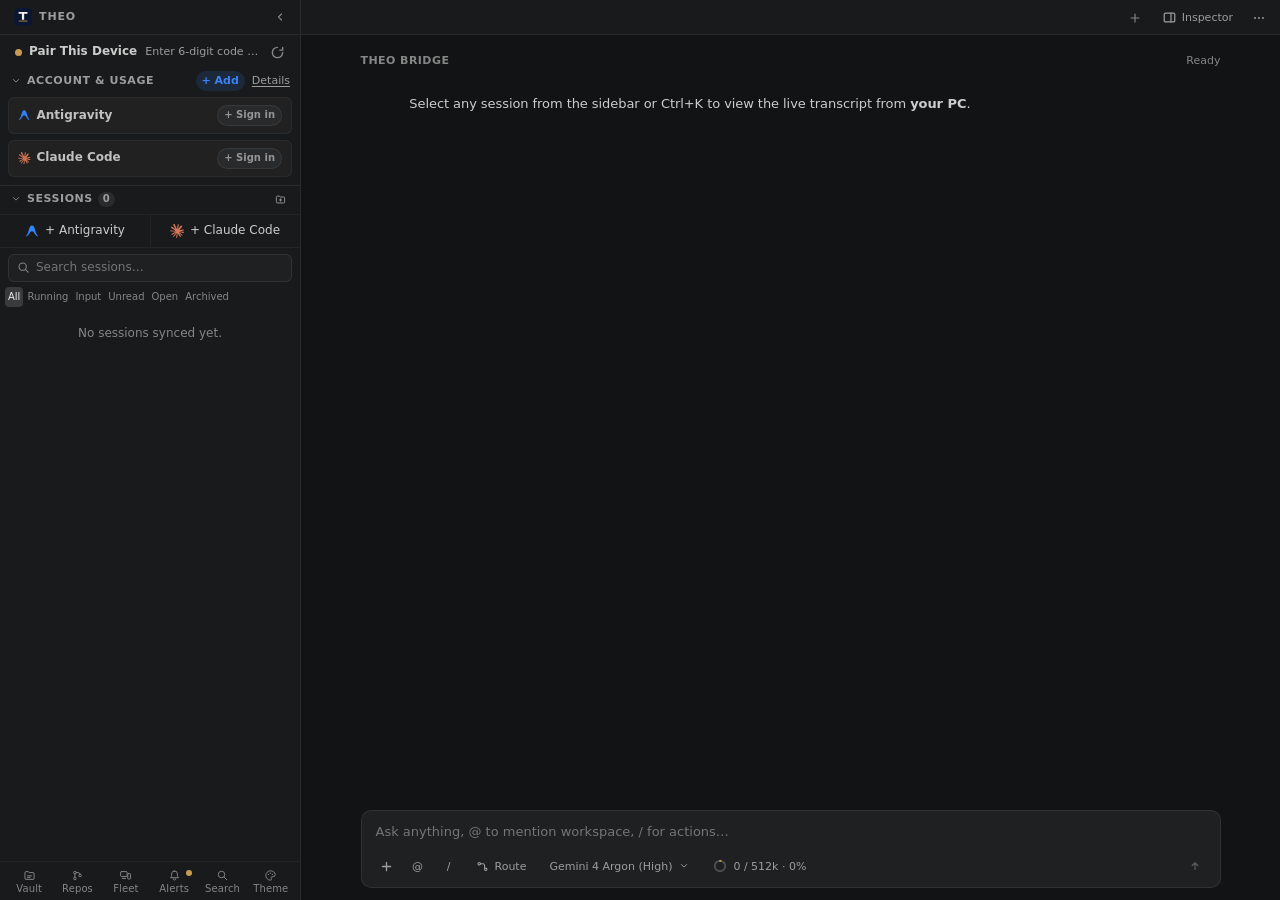
<file: reset.html>
<!doctype html>
<html lang="en">
<head>
  <meta charset="utf-8">
  <meta name="viewport" content="width=device-width,initial-scale=1">
  <title>THEO — Reset Cache</title>
  <style>
    body {
      margin: 0;
      min-height: 100vh;
      display: grid;
      place-items: center;
      background: #F4F2EE;
      color: #0B1730;
      font-family: system-ui, -apple-system, sans-serif;
      text-align: center;
      padding: 24px;
    }
    .card {
      max-width: 380px;
      padding: 28px;
      border-radius: 16px;
      background: #FFFFFF;
      border: 1px solid rgba(192, 137, 47, 0.45);
    }
    h1 { font-size: 18px; margin: 0 0 8px; color: #B77D22; }
    p { font-size: 13px; color: #52637A; margin: 0; }
  </style>
</head>
<body>
  <div class="card">
    <h1>Resetting THEO Cache…</h1>
    <p id="msg">Unregistering THEO Remote service worker and clearing THEO Remote caches only.</p>
  </div>
  <script>
    (async () => {
      const scopePrefix = new URL('./', location.href).href;
      try {
        try {
          localStorage.removeItem('theo_remote_cache_v3');
          localStorage.removeItem('theo_remote_cache_v2');
          localStorage.removeItem('theo_remote_cache_v1');
        } catch (e) {}
        if ('serviceWorker' in navigator) {
          const regs = await navigator.serviceWorker.getRegistrations();
          for (const r of regs) {
            if (r && r.scope && r.scope.startsWith(scopePrefix)) {
              await r.unregister();
            }
          }
        }
        if ('caches' in window) {
          const keys = await caches.keys();
          for (const k of keys) {
            if (k.startsWith('theo-remote-') || k.startsWith('theo-nav-handoff-')) {
              await caches.delete(k);
            }
          }
        }
      } catch (e) {}
      document.getElementById('msg').textContent = 'THEO cache cleared. Redirecting…';
      setTimeout(() => location.replace('./?reset=' + Date.now()), 450);
    })();
  </script>
</body>
</html>
</file>
<file: css/theo.css>
/* BEGIN GENERATED DESIGN TOKENS (source: theo-hub/tokens.json; do not edit by hand) */
:root,
html[data-theme="light"] {
  --bg-obsidian: #FCFBF8;
  --bg-plate: #F3F1EC;
  --bg-activity: #EAE7DF;
  --bg-ink: #FFFFFF;
  --bg-elevated: #ECEAE3;
  --bg-card: #FFFFFF;
  --bg-card-hover: #F8F7F3;
  --bg-glass: rgba(246, 245, 240, 0.94);
  --border-subtle: rgba(24, 24, 27, 0.09);
  --border-hairline: rgba(24, 24, 27, 0.05);
  --border-strong: rgba(161, 110, 36, 0.36);
  --surface-bevel: inset 0 1px 0 rgba(255, 255, 255, 0.78);
  --text-heading: #141519;
  --text-primary: #23252B;
  --text-secondary: #525662;
  --text-muted: #767B89;
  --code-inline-bg: rgba(24, 24, 27, 0.055);
  --code-inline-border: rgba(24, 24, 27, 0.10);
  --code-inline-fg: #6E4B16;
  --chip-bg: #F2F0EA;
  --chip-border: rgba(24, 24, 27, 0.13);
  --chip-hover-bg: #E8E5DC;
  --brass: #A67224;
  --brass-deep: #8A5C18;
  --brass-glow: rgba(166, 114, 36, 0.14);
  --steel: #2B5FD9;
  --steel-deep: #1E4BB8;
  --agy: #2B6CB0;
  --agy-soft: rgba(43, 108, 176, 0.11);
  --3p-pool: #6D5CE7;
  --3p-pool-soft: rgba(109, 92, 231, 0.08);
  --3p-pool-border: rgba(109, 92, 231, 0.28);
  --claude: #C45A3A;
  --claude-soft: rgba(196, 90, 58, 0.12);
  --emerald: #1F8A5B;
  --emerald-soft: rgba(31, 138, 91, 0.13);
  --amber: #C67A12;
  --amber-soft: rgba(198, 122, 18, 0.13);
  --crimson: #C93737;
  --crimson-soft: rgba(201, 55, 55, 0.12);
  --shadow-lg: 0 18px 42px rgba(18, 19, 23, 0.13), 0 2px 6px rgba(18, 19, 23, 0.06);
  --shadow-sm: 0 1px 3px rgba(18, 19, 23, 0.06), inset 0 1px 0 rgba(255, 255, 255, 0.7);
}

/* Default Dark Palette: Graphite, the neutral greys of VS Code's own dark theme (v100).
   Surfaces carry no colour cast and sit in VS Code's order: the reading area is the darkest
   plane (--bg-obsidian, the editor), the sidebar and tab strip one step up (--bg-plate),
   cards and inputs one more (--bg-ink). --text-muted is 4.5:1 on a card (--bg-ink), up from 3.1:1.
   --steel, --agy, --claude and --emerald are the THEO Hub extension's own accents
   (theo-hub/resources/hub.css: --status-pending, --progress-agy, --progress-claude, --status-busy),
   so quota bars, status dots and selection read the same in the PWA and in VS Code.
   Velvet and Espresso keep their own surfaces, text and calmer accents, pinned in their blocks. */
html[data-theme="dark"] {
  --bg-obsidian: #121314;
  --bg-plate: #191A1B;
  --bg-activity: #191A1B;
  --bg-ink: #1F2021;
  --bg-elevated: #2A2B2C;
  --bg-card: #1C1D1E;
  --bg-card-hover: #232425;
  --bg-glass: rgba(25, 26, 27, 0.92);
  --border-subtle: rgba(255, 255, 255, 0.075);
  --border-hairline: rgba(255, 255, 255, 0.042);
  --border-strong: rgba(200, 162, 90, 0.38);
  --surface-bevel: inset 0 1px 0 rgba(255, 255, 255, 0.045);
  --text-heading: #EDEDED;
  --text-primary: #CCCCCC;
  --text-secondary: #9D9D9D;
  --text-muted: #868686;
  --tint: #FFFFFF;
  --code-inline-bg: rgba(255, 255, 255, 0.055);
  --code-inline-border: rgba(255, 255, 255, 0.085);
  --code-inline-fg: #D7BA7D;
  --chip-bg: #232324;
  --chip-border: rgba(255, 255, 255, 0.105);
  --chip-hover-bg: #2C2D2E;
  --brass: #C8A25A;
  --brass-deep: #AD8740;
  --brass-glow: rgba(200, 162, 90, 0.14);
  --steel: #3B82F6;
  --steel-deep: #2563EB;
  --agy: #3186FF;
  --agy-soft: rgba(49, 134, 255, 0.14);
  --3p-pool: #8B7CF6;
  --3p-pool-soft: rgba(139, 124, 246, 0.08);
  --3p-pool-border: rgba(139, 124, 246, 0.28);
  --claude: #D97757;
  --claude-soft: rgba(217, 119, 87, 0.14);
  --emerald: #89D185;
  --emerald-soft: rgba(137, 209, 133, 0.14);
  --amber: #C89B54;
  --amber-soft: rgba(200, 155, 84, 0.14);
  --crimson: #BC767A;
  --crimson-soft: rgba(188, 118, 122, 0.14);
  --shadow-lg: 0 22px 52px rgba(0, 0, 0, 0.58), 0 0 0 1px rgba(255, 255, 255, 0.04);
  --shadow-sm: 0 2px 7px rgba(0, 0, 0, 0.26), inset 0 1px 0 rgba(255, 255, 255, 0.04);
}

/* Preset 2: Obsidian Velvet (Deep OLED slate & cool silver-champagne) */
html[data-theme="dark"][data-palette="velvet"] {
  --bg-obsidian: #111319;
  --bg-plate: #0C0E13;
  --bg-activity: #08090D;
  --bg-ink: #171A23;
  --bg-elevated: #1F2330;
  --bg-card: #151821;
  --bg-card-hover: #1B1F2B;
  --bg-glass: rgba(12, 14, 19, 0.92);
  --text-heading: #EFEFF2;
  --text-primary: #D4D4D9;
  --text-secondary: #9A9AA5;
  --text-muted: #6E6E79;
  --tint: #94A3B8;
  --code-inline-fg: #D5C8AE;
  --chip-bg: #1B1E29;
  --chip-hover-bg: #232736;
  --brass: #CFA968;
  --steel: #86AAFA;
  --steel-deep: #5D79A6;
  --agy: #6E95C8;
  --agy-soft: rgba(110, 149, 200, 0.13);
  --claude: #C97A5E;
  --claude-soft: rgba(201, 122, 94, 0.14);
  --emerald: #6E9E82;
  --emerald-soft: rgba(110, 158, 130, 0.14);
}

/* Preset 3: Warm Espresso (Zero-blue-light nocturnal umber & parchment) */
html[data-theme="dark"][data-palette="espresso"] {
  --bg-obsidian: #1C1917;
  --bg-plate: #151311;
  --bg-activity: #100E0C;
  --bg-ink: #25211E;
  --bg-elevated: #2E2925;
  --bg-card: #211D1B;
  --bg-card-hover: #292421;
  --bg-glass: rgba(21, 19, 17, 0.93);
  --text-heading: #F3EDE6;
  --text-primary: #DDD5CC;
  --text-secondary: #A69D94;
  --text-muted: #7A7169;
  --tint: #94A3B8;
  --code-inline-fg: #E6C896;
  --chip-bg: #282320;
  --chip-hover-bg: #332D29;
  --brass: #D4A359;
  --steel: #8FB4D8;
  --steel-deep: #5D79A6;
  --agy: #6E95C8;
  --agy-soft: rgba(110, 149, 200, 0.13);
  --claude: #C97A5E;
  --claude-soft: rgba(201, 122, 94, 0.14);
  --emerald: #7EC896;
  --emerald-soft: rgba(110, 158, 130, 0.14);
}

/* @scales:start */
/* Design scales (Phase 6). One scale per property; every rule below this header uses these
   tokens. scripts/verify_design_tokens.cjs fails on a raw px font-size, a raw radius or a raw
   colour outside this header.

   Type     --fs-2xs 10 | --fs-xs 11 | --fs-sm 12 | --fs-md 13 (base) | --fs-lg 14 | --fs-xl 16 | --fs-2xl 20
   Radius   --r-sm 4 (chips, badges, small buttons) | --r-md 6 (controls, cards, rows)
            --r-lg 10 (panels, sheets, modals) | --r-pill
   Fonts    --font-ui for all interface text, numerals included (.tabular aligns digits);
            --font-mono only for code, paths, commands and keyboard keys.
   Colour   Accents: --brass --steel --agy --claude --emerald --amber --crimson --violet.
            Tints use one ladder: 4 | 8 | 14 (--x-soft) | 22 | 36 (--x-line) | 55 | 78 percent.
            Neutral fills: --tint-1 hover, --tint-2 tracks and counts, --tint-3 pressed, --tint-4 scrollbar hover.
   Borders  Separators use --border-hairline. Control and card outlines use --border-subtle.
            An accent border (--x-line) is allowed only to show state: active, selected,
            running, waiting or error. */
:root {
  --font-ui: -apple-system, BlinkMacSystemFont, 'Segoe UI', system-ui, Roboto, 'Helvetica Neue', Arial, sans-serif;
  --font-mono: ui-monospace, SFMono-Regular, 'SF Mono', Menlo, Consolas, 'Liberation Mono', monospace;
  --fs-2xs: 10px;
  --fs-xs: 11px;
  --fs-sm: 12px;
  --fs-md: 13px;
  --fs-lg: 14px;
  --fs-xl: 16px;
  --fs-2xl: 20px;
  --r-sm: 4px;
  --r-md: 6px;
  --r-lg: 10px;
  --r-pill: 999px;
  --on-accent: #FFFFFF;
  --on-accent-ink: #111114;
  --paper: #FFFFFF;
  --tint: #94A3B8;
  --tint-1: color-mix(in srgb, var(--tint) 8%, transparent);
  --tint-2: color-mix(in srgb, var(--tint) 14%, transparent);
  --tint-3: color-mix(in srgb, var(--tint) 22%, transparent);
  --tint-4: color-mix(in srgb, var(--tint) 36%, transparent);
  --scrim: rgba(4, 9, 20, 0.76);
  --scrim-soft: rgba(0, 0, 0, 0.45);
  --violet: var(--3p-pool);
  --steel-soft: color-mix(in srgb, var(--steel) 14%, transparent);
  --violet-soft: color-mix(in srgb, var(--violet) 14%, transparent);
  --brass-line: color-mix(in srgb, var(--brass) 36%, transparent);
  --steel-line: color-mix(in srgb, var(--steel) 36%, transparent);
  --agy-line: color-mix(in srgb, var(--agy) 36%, transparent);
  --claude-line: color-mix(in srgb, var(--claude) 36%, transparent);
  --emerald-line: color-mix(in srgb, var(--emerald) 36%, transparent);
  --amber-line: color-mix(in srgb, var(--amber) 36%, transparent);
  --crimson-line: color-mix(in srgb, var(--crimson) 36%, transparent);
  --violet-line: color-mix(in srgb, var(--violet) 36%, transparent);
  --focus: var(--steel);
  --titlebar-h: 0px;
}

:root,
html[data-theme="light"] {
  --surface-raise: rgba(15, 23, 42, 0.03);
  --shadow-ink: #121317;
  --on-emerald: #FFFFFF;
}

html[data-theme="dark"] {
  --surface-raise: rgba(255, 255, 255, 0.03);
  --shadow-ink: #000000;
  --on-emerald: #111114;
}
/* @scales:end */
/* @tokens-sha256: e0d1445f03d58c6edfe25f56f91dd87e31ee33de21992dffe8b54ed1c4667bd7 */
/* END GENERATED DESIGN TOKENS */

*, *::before, *::after {
  box-sizing: border-box;
  -webkit-tap-highlight-color: transparent;
}

html, body {
  margin: 0;
  padding: 0;
  width: 100%;
  height: 100vh;
  min-height: 100vh;
  background: var(--bg-obsidian);
  color: var(--text-primary);
  font-family: var(--font-ui);
  font-size: var(--fs-md);
  line-height: 1.48;
  overflow: hidden;
  -webkit-font-smoothing: antialiased;
}

@media not all and (display-mode: standalone) {
  html:not(.ios-standalone),
  html:not(.ios-standalone) body,
  html:not(.ios-standalone) .app-shell {
    height: 100dvh;
    min-height: 100dvh;
  }
}

html.ios-standalone,
html.ios-standalone body,
html.ios-standalone .app-shell,
html.ios-standalone .main-stage {
  height: 100vh !important;
  min-height: 100vh !important;
  max-height: 100vh !important;
}

.tabular {
  font-variant-numeric: tabular-nums;
}

code, pre, kbd, .mono {
  font-family: var(--font-mono);
  font-variant-numeric: tabular-nums;
}

button, input, select, textarea {
  font: inherit;
  color: inherit;
}

button {
  cursor: pointer;
  border: none;
  background: none;
}

[hidden], .hidden {
  display: none !important;
}

/* Retired ledger brass rules — hidden in IDE workbench */
.brass-double-rule,
.brass-rule-single {
  display: none !important;
}

/* App Shell */
.app-shell {
  position: fixed;
  top: 0;
  left: 0;
  right: 0;
  display: grid;
  grid-template-columns: auto minmax(0, 1fr);
  height: 100vh;
  height: 100dvh;
  min-height: 100vh;
  min-height: 100dvh;
  width: 100%;
  background: var(--bg-obsidian);
}

/* Left IDE Dock (Activity Bar + Collapsible Explorer Sidebar) */
.ink-rail {
  background: var(--bg-plate);
  border-right: 1px solid var(--border-subtle);
  display: flex;
  flex-direction: row;
  align-items: stretch;
  padding: 0;
  gap: 0;
  height: 100%;
  min-height: 0;
  z-index: 20;
}

.brand-lockup {
  display: flex;
  align-items: center;
  gap: 12px;
}

.brand-badge {
  width: 40px;
  height: 40px;
  border-radius: var(--r-lg);
  box-shadow: var(--shadow-sm);
}

.brand-name-row {
  display: flex;
  align-items: center;
  gap: 7px;
}

.brand-wordmark {
  font-family: var(--font-ui);
  font-weight: 800;
  font-size: var(--fs-2xl);
  letter-spacing: 0.1em;
  color: var(--text-primary);
}

.brand-rev-pill {
  font-size: var(--fs-2xs);
  font-weight: 700;
  letter-spacing: 0.08em;
  padding: 2px 5px;
  border-radius: var(--r-sm);
  background: var(--brass-glow);
  color: var(--brass);
  border: 1px solid var(--border-strong);
}

.brand-sub {
  display: block;
  font-size: var(--fs-2xs);
  font-weight: 600;
  letter-spacing: 0.14em;
  color: var(--text-muted);
}

/* Connectivity Card */
.rail-conn-card {
  display: flex;
  align-items: center;
  gap: 10px;
  width: 100%;
  text-align: left;
  padding: 10px 12px;
  border-radius: var(--r-lg);
  background: var(--bg-ink);
  border: 1px solid var(--border-subtle);
  transition: border-color 0.18s, transform 0.15s;
}

.rail-conn-card:hover {
  border-color: var(--border-strong);
}

.conn-dot {
  width: 7px;
  height: 7px;
  border-radius: 50%;
  background: var(--amber);
  box-shadow: none;
  flex-shrink: 0;
}

.conn-dot.live {
  background: var(--emerald);
  box-shadow: none;
}

.conn-dot.cloud {
  background: var(--brass);
  box-shadow: none;
}

.conn-meta {
  flex: 1;
  min-width: 0;
}

.conn-title {
  display: block;
  font-size: var(--fs-sm);
  font-weight: 600;
  color: var(--text-primary);
}

.conn-sub {
  display: block;
  font-size: var(--fs-xs);
  color: var(--text-muted);
  white-space: nowrap;
  overflow: hidden;
  text-overflow: ellipsis;
}

.icon-sm {
  width: 15px;
  height: 15px;
  color: var(--text-muted);
  flex-shrink: 0;
}

/* Quick Launchers */
.rail-launchers {
  display: grid;
  grid-template-columns: repeat(2, minmax(0, 1fr));
  gap: 8px;
}

.launch-btn {
  display: flex;
  align-items: center;
  justify-content: center;
  gap: 6px;
  padding: 8.5px 8px;
  border-radius: var(--r-lg);
  font-size: var(--fs-sm);
  font-weight: 600;
  border: 1px solid var(--border-subtle);
  background: var(--bg-ink);
  transition: all 0.16s;
}

.launch-btn.agy:hover {
  border-color: var(--agy);
  background: var(--agy-soft);
}

.launch-btn.claude:hover {
  border-color: var(--claude);
  background: var(--claude-soft);
}

.prov-glyph {
  display: inline-flex;
  width: 14px;
  height: 14px;
}

.prov-glyph svg {
  width: 100%;
  height: 100%;
}

/* Primary Nav */
.rail-nav {
  display: flex;
  flex-direction: column;
  gap: 4px;
  flex: 1;
}

.nav-item {
  display: flex;
  align-items: center;
  gap: 11px;
  padding: 10px 12px;
  border-radius: var(--r-lg);
  color: var(--text-secondary);
  font-weight: 500;
  font-size: var(--fs-lg);
  transition: all 0.15s;
  text-align: left;
}

.nav-item:hover {
  background: var(--tint-1);
  color: var(--text-primary);
}

.nav-item.active {
  background: linear-gradient(90deg, var(--brass-glow), color-mix(in srgb, var(--steel) 8%, transparent));
  color: var(--text-primary);
  border-left: 3px solid var(--brass);
  font-weight: 600;
}

.nav-icon {
  width: 18px;
  height: 18px;
  flex-shrink: 0;
  color: var(--brass);
}

.nav-label {
  flex: 1;
}

.nav-badge {
  font-size: var(--fs-xs);
  font-weight: 700;
  padding: 2px 6px;
  border-radius: var(--r-pill);
}

.nav-badge.amber {
  background: var(--amber-soft);
  color: var(--amber);
}

.nav-badge.steel {
  background: var(--steel-soft);
  color: var(--steel);
}

.nav-badge.brass {
  background: var(--brass-glow);
  color: var(--brass);
}

.rail-footer {
  display: flex;
  flex-direction: column;
  gap: 10px;
  padding-top: 12px;
  border-top: 1px solid var(--border-subtle);
}

.rail-cmd-btn {
  display: flex;
  align-items: center;
  justify-content: space-between;
  padding: 8px 11px;
  border-radius: var(--r-lg);
  background: var(--bg-ink);
  border: 1px solid var(--border-subtle);
  font-size: var(--fs-sm);
  color: var(--text-secondary);
}

.rail-cmd-btn kbd {
  font-size: var(--fs-xs);
  padding: 1px 5px;
  border-radius: var(--r-sm);
  background: var(--bg-elevated);
  color: var(--brass);
}

.rail-footer-actions {
  display: flex;
  justify-content: space-between;
  gap: 8px;
}

.icon-btn {
  flex: 1;
  display: inline-flex;
  align-items: center;
  justify-content: center;
  height: 36px;
  border-radius: var(--r-lg);
  background: var(--bg-ink);
  border: 1px solid var(--border-subtle);
  color: var(--text-secondary);
  transition: all 0.15s;
}

.icon-btn:hover {
  border-color: var(--brass);
  color: var(--brass);
}

.icon-btn svg {
  width: 17px;
  height: 17px;
}

/* Main Stage */
.main-stage {
  display: flex;
  flex-direction: column;
  height: 100%;
  min-height: 0;
  overflow: hidden;
  position: relative;
}

.mobile-topbar {
  display: none;
  align-items: center;
  justify-content: space-between;
  gap: 8px;
  padding: calc(env(safe-area-inset-top, 0px) + 8px) max(16px, env(safe-area-inset-right, 16px)) 8px max(16px, env(safe-area-inset-left, 16px));
  background: var(--bg-glass);
  backdrop-filter: blur(18px);
  -webkit-backdrop-filter: blur(18px);
  border-bottom: 1px solid var(--border-subtle);
  z-index: 25;
  flex-shrink: 0;
}

.mobile-brand {
  display: flex;
  align-items: center;
  gap: 9px;
  min-width: 0;
  flex: 1;
}

.mobile-brand-copy {
  display: flex;
  align-items: center;
  min-width: 0;
  flex: 1;
}

.mobile-badge {
  width: 34px;
  height: 34px;
  border-radius: var(--r-lg);
  flex-shrink: 0;
  box-shadow: var(--shadow-sm);
}

.mobile-title-row {
  display: flex;
  align-items: center;
  gap: 8px;
  min-width: 0;
}

.mobile-wordmark-stack {
  display: inline-flex;
  flex-direction: column;
  justify-content: center;
  flex-shrink: 0;
}

.mobile-wordmark {
  font-family: var(--font-ui);
  font-weight: 800;
  font-size: var(--fs-xl);
  letter-spacing: 0.1em;
  line-height: 1.05;
}

.mobile-wordmark-stack .brass-double-rule.compact {
  height: 3.5px;
  margin-top: 2px;
  width: 100%;
}

.conn-pill {
  display: inline-flex;
  align-items: center;
  gap: 5px;
  height: 26px;
  font-size: var(--fs-xs);
  font-weight: 600;
  padding: 0 9px;
  border-radius: var(--r-pill);
  background: var(--bg-ink);
  border: 1px solid var(--border-subtle);
  color: var(--text-primary);
  white-space: nowrap;
  min-width: 0;
  max-width: 148px;
  overflow: hidden;
  text-overflow: ellipsis;
  transition: border-color 0.15s, background 0.15s;
}

.conn-pill:hover,
.conn-pill:active {
  border-color: var(--brass);
}

.mobile-actions {
  display: flex;
  gap: 6px;
  flex-shrink: 0;
}

.mobile-actions .icon-btn {
  width: 34px;
  height: 34px;
  flex: none;
}

/* View Container */
.view-container {
  flex: 1;
  min-height: 0;
  overflow-y: auto;
  padding: 24px 28px 40px;
}

.view-container.chat-active {
  overflow: hidden;
  display: flex;
  flex-direction: column;
  padding-bottom: 16px;
}

.view-pane {
  display: none;
  max-width: 1260px;
  margin: 0 auto;
  animation: fadeIn 0.18s ease-out;
}

.view-pane.active {
  display: block;
}

.view-pane.chat-pane-layout.active {
  display: flex;
  flex-direction: column;
  flex: 1;
  width: 100%;
  height: 100%;
  max-height: 100%;
  min-height: 0;
}

@keyframes fadeIn {
  from { opacity: 0; transform: translateY(4px); }
  to { opacity: 1; transform: translateY(0); }
}

/* Ledger Hero */
.ledger-hero {
  display: flex;
  align-items: center;
  justify-content: space-between;
  gap: 20px;
  padding: 18px 20px;
  border-radius: var(--r-lg);
  background: var(--bg-plate);
  border: 1px solid var(--border-subtle);
  box-shadow: var(--shadow-sm);
  margin-bottom: 18px;
}

html[data-theme="light"] .ledger-hero {
  background: var(--bg-plate);
}

.eyebrow {
  font-size: var(--fs-xs);
  font-weight: 600;
  letter-spacing: 0.08em;
  color: var(--text-muted);
  text-transform: uppercase;
}

.hero-headline, .page-title {
  font-family: var(--font-ui);
  font-weight: 700;
  font-size: var(--fs-2xl);
  letter-spacing: -0.015em;
  margin: 3px 0 3px;
}

.hero-desc {
  margin: 0;
  color: var(--text-muted);
  font-size: var(--fs-md);
}

.hero-kpis {
  display: grid;
  grid-template-columns: repeat(4, minmax(0, 1fr));
  gap: 8px;
}

.kpi-tile {
  padding: 9px 12px;
  border-radius: var(--r-md);
  background: var(--bg-ink);
  border: 1px solid var(--border-subtle);
  text-align: center;
}

html[data-theme="light"] .kpi-tile {
  background: var(--bg-ink);
}

.kpi-val {
  display: block;
  font-size: var(--fs-2xl);
  font-weight: 700;
  color: var(--text-primary);
}

.kpi-val.amber { color: var(--amber); }
.kpi-val.emerald { color: var(--emerald); }
.kpi-val.steel { color: var(--steel); }
.kpi-val.brass { color: var(--brass); }

.kpi-lbl {
  font-size: var(--fs-xs);
  color: var(--text-muted);
  font-weight: 600;
}

/* Section Blocks */
.section-block {
  margin-bottom: 24px;
}

.section-head {
  display: flex;
  align-items: flex-end;
  justify-content: space-between;
  gap: 12px;
  margin-bottom: 12px;
}

.section-title {
  font-family: var(--font-ui);
  font-size: var(--fs-xl);
  font-weight: 700;
  letter-spacing: 0.03em;
  margin: 0;
}

.meta-timestamp {
  font-size: var(--fs-sm);
  color: var(--text-muted);
}

.pill-count {
  font-size: var(--fs-sm);
  font-weight: 700;
  padding: 3px 10px;
  border-radius: var(--r-pill);
}

.pill-count.amber {
  background: var(--amber-soft);
  color: var(--amber);
  border: 1px solid var(--amber-line);
}

.pill-count.emerald {
  background: var(--emerald-soft);
  color: var(--emerald);
}

/* Approvals Grid */
.approvals-grid {
  display: grid;
  grid-template-columns: repeat(auto-fill, minmax(min(100%, 320px), 1fr));
  gap: 12px;
}

.approval-card {
  padding: 15px 16px;
  border-radius: var(--r-lg);
  background: var(--bg-card);
  border: 1px solid var(--amber-line);
  box-shadow: var(--shadow-sm);
  display: flex;
  flex-direction: column;
  gap: 10px;
}

.approval-card.clear-state {
  border-color: var(--border-subtle);
  flex-direction: row;
  align-items: center;
  justify-content: space-between;
}

.approval-top {
  display: flex;
  align-items: center;
  justify-content: space-between;
  gap: 8px;
}

.approval-prov {
  display: inline-flex;
  align-items: center;
  gap: 6px;
  font-size: var(--fs-sm);
  font-weight: 700;
}

.approval-tool-badge {
  font-size: var(--fs-xs);
  font-weight: 600;
  padding: 2px 8px;
  border-radius: var(--r-md);
  background: var(--amber-soft);
  color: var(--amber);
}

.approval-title {
  font-weight: 600;
  font-size: var(--fs-lg);
}

.approval-detail {
  font-size: var(--fs-sm);
  color: var(--text-muted);
  background: var(--bg-ink);
  border: 1px solid var(--border-subtle);
  padding: 7px 10px;
  border-radius: var(--r-md);
  overflow-x: auto;
}

.approval-actions {
  display: flex;
  gap: 8px;
}

.btn-approve {
  flex: 1;
  padding: 8px 12px;
  border-radius: var(--r-md);
  background: var(--emerald);
  color: var(--on-accent-ink);
  font-weight: 700;
  font-size: var(--fs-md);
}

.btn-reject {
  padding: 8px 12px;
  border-radius: var(--r-md);
  background: var(--crimson-soft);
  color: var(--crimson);
  border: 1px solid var(--crimson-line);
  font-weight: 600;
  font-size: var(--fs-md);
}

.btn-inspect {
  padding: 8px 12px;
  border-radius: var(--r-md);
  background: var(--bg-elevated);
  color: var(--text-secondary);
  font-weight: 600;
  font-size: var(--fs-md);
}

/* Dual-Provider Quota Cards */
.quota-dual-grid {
  display: grid;
  grid-template-columns: repeat(auto-fit, minmax(min(100%, 330px), 1fr));
  gap: 14px;
}

.quota-card {
  padding: 18px;
  border-radius: var(--r-lg);
  background: var(--bg-card);
  border: 1px solid var(--border-subtle);
  box-shadow: var(--shadow-sm);
  transition: border-color 0.16s ease, box-shadow 0.16s ease;
}

.quota-card.is-active.multi {
  border-color: var(--emerald-line);
}

.quota-card.is-secondary {
  opacity: 0.95;
}

.quota-card.collapsed {
  padding: 13px 18px;
}

.quota-head-meta {
  display: flex;
  align-items: center;
  gap: 10px;
  flex-wrap: wrap;
}

.quota-add-btn {
  padding: 5px 11px;
  border-radius: var(--r-pill);
  font-size: var(--fs-sm);
  font-weight: 700;
  background: var(--bg-elevated);
  color: var(--steel);
  border: 1px solid var(--border-strong);
  cursor: pointer;
  transition: background 0.15s ease, border-color 0.15s ease;
}

.quota-add-btn:hover {
  border-color: var(--steel);
  color: var(--text-primary);
}

.quota-card-head {
  display: flex;
  align-items: center;
  justify-content: space-between;
  gap: 8px;
  margin-bottom: 8px;
}

.quota-card.collapsed .quota-card-head {
  margin-bottom: 0;
}

.quota-card-toggle {
  flex: 1;
  min-width: 0;
  padding: 0;
  background: none;
  border: none;
  color: inherit;
  font: inherit;
  text-align: left;
  cursor: pointer;
}

.quota-head-actions {
  display: flex;
  align-items: center;
  gap: 5px;
  flex-shrink: 0;
}

.quota-title-stack {
  display: flex;
  flex-direction: column;
  gap: 3px;
  min-width: 0;
}

.quota-title-line {
  display: flex;
  align-items: center;
  gap: 6px;
  min-width: 0;
}

.quota-title-name {
  white-space: nowrap;
  flex-shrink: 0;
}

.quota-sub-line {
  display: flex;
  align-items: center;
  justify-content: space-between;
  flex-wrap: nowrap;
  gap: 8px;
  margin-bottom: 10px;
  min-width: 0;
}

.quota-sub-line .meta-timestamp {
  overflow: hidden;
  text-overflow: ellipsis;
  white-space: nowrap;
  min-width: 0;
}

.quota-nick-btn:disabled {
  opacity: 0.25;
  cursor: default;
}

.quota-nick-pill {
  font-size: var(--fs-xs);
  font-weight: 700;
  padding: 1px 7px;
  margin-left: 4px;
  border-radius: var(--r-pill);
  background: var(--agy-soft);
  color: var(--agy);
  border: 1px solid var(--agy-line);
}

.quota-nick-pill.claude {
  background: var(--claude-soft);
  color: var(--claude);
  border-color: var(--claude-line);
}

.quota-active-pill {
  display: inline-flex;
  align-items: center;
  gap: 5px;
  font-size: var(--fs-xs);
  font-weight: 700;
  padding: 3px 9px;
  border-radius: var(--r-pill);
  background: var(--emerald-soft);
  color: var(--emerald);
  border: 1px solid var(--emerald-line);
}

.quota-active-dot {
  width: 6px;
  height: 6px;
  border-radius: 50%;
  background: currentColor;
}

.quota-switch-btn {
  font-size: var(--fs-sm);
  font-weight: 700;
  padding: 4px 10px;
  border-radius: var(--r-pill);
  background: var(--bg-elevated);
  color: var(--text-primary);
  border: 1px solid var(--border-strong);
  cursor: pointer;
  transition: background 0.15s ease, color 0.15s ease, border-color 0.15s ease;
}

.quota-switch-btn:hover {
  background: var(--steel);
  color: var(--on-accent);
  border-color: var(--steel);
}

.quota-nick-btn {
  width: 24px;
  height: 24px;
  display: inline-flex;
  align-items: center;
  justify-content: center;
  border-radius: var(--r-md);
  background: transparent;
  color: var(--text-muted);
  border: 1px solid transparent;
  font-size: var(--fs-sm);
  cursor: pointer;
}

.quota-nick-btn:hover {
  background: var(--bg-elevated);
  color: var(--text-primary);
  border-color: var(--border-subtle);
}

.quota-chevron {
  width: 15px;
  height: 15px;
  color: var(--text-muted);
  transition: transform 0.15s ease;
  flex-shrink: 0;
}

.quota-card-toggle[aria-expanded="true"] .quota-chevron {
  transform: rotate(90deg);
}

.quota-prov-title {
  display: flex;
  align-items: center;
  gap: 9px;
  font-weight: 700;
  font-size: var(--fs-xl);
}

.plan-pill {
  font-size: var(--fs-xs);
  font-weight: 700;
  padding: 3px 9px;
  border-radius: var(--r-pill);
  background: var(--bg-elevated);
  color: var(--brass);
  border: 1px solid var(--border-strong);
}

.quota-bars-stack {
  display: flex;
  flex-direction: column;
  gap: 9px;
}

.q-bar-row {
  display: flex;
  flex-direction: column;
  gap: 4px;
}

.q-bar-labels {
  display: flex;
  justify-content: space-between;
  align-items: baseline;
  gap: 8px;
  font-size: var(--fs-sm);
  font-weight: 600;
}

.q-bar-meta {
  display: inline-flex;
  align-items: baseline;
  gap: 8px;
  margin-left: auto;
  min-width: 0;
}

.q-pct {
  font-weight: 700;
  color: var(--text-primary);
}

.q-track {
  height: 7px;
  border-radius: var(--r-pill);
  background: var(--tint-2);
  overflow: hidden;
}

.q-fill {
  height: 100%;
  border-radius: var(--r-pill);
  background: linear-gradient(90deg, var(--steel), var(--agy));
  transition: width 0.35s ease;
}

.q-fill.claude {
  background: linear-gradient(90deg, var(--brass), var(--claude));
}

.q-fill.third-party {
  background: var(--3p-pool);
}

.q-fill.warn {
  background: var(--amber);
}

.q-fill.crit {
  background: var(--crimson);
}

.q-reset {
  font-size: var(--fs-xs);
  color: var(--text-muted);
}

.q-pool-group {
  display: flex;
  flex-direction: column;
  gap: 8px;
}

.q-pool-head,
.ide-qpool-head {
  display: flex;
  align-items: center;
  gap: 6px;
  font-size: var(--fs-2xs);
  font-weight: 700;
  letter-spacing: 0.05em;
  text-transform: uppercase;
  color: var(--text-muted);
}

.q-pool-dot {
  width: 6px;
  height: 6px;
  border-radius: 50%;
  flex-shrink: 0;
}

.q-pool-dot.agy {
  background: var(--agy);
}

.q-pool-dot.third-party {
  background: var(--3p-pool);
}

.q-pool-title {
  flex: 1;
  min-width: 0;
  overflow: hidden;
  text-overflow: ellipsis;
  white-space: nowrap;
}

.q-pool-3p {
  display: flex;
  flex-direction: column;
  gap: 8px;
  margin-top: 4px;
  padding: 9px 10px;
  border-radius: var(--r-lg);
  background: var(--3p-pool-soft);
  border: 1px solid var(--3p-pool-border);
}

.q-pool-toggle-btn {
  padding: 2px 8px;
  border-radius: var(--r-pill);
  font-size: var(--fs-2xs);
  font-weight: 700;
  letter-spacing: 0;
  text-transform: none;
  background: transparent;
  color: var(--text-secondary);
  border: 1px solid var(--3p-pool-border);
  cursor: pointer;
  transition: background 0.14s ease, color 0.14s ease, border-color 0.14s ease;
}

.q-pool-toggle-btn:hover {
  background: var(--violet-soft);
  color: var(--text-primary);
  border-color: var(--3p-pool);
}

.q-pool-hidden-note {
  display: flex;
  align-items: center;
  justify-content: space-between;
  gap: 8px;
  padding: 6px 9px;
  border-radius: var(--r-md);
  background: var(--bg-elevated);
  color: var(--text-muted);
  font-size: var(--fs-xs);
}

/* Repo Quick Launch Grid */
.repo-launch-grid {
  display: grid;
  grid-template-columns: repeat(auto-fill, minmax(min(100%, 195px), 1fr));
  gap: 10px;
}

.repo-launch-tile {
  padding: 12px 14px;
  border-radius: var(--r-lg);
  background: var(--bg-card);
  border: 1px solid var(--border-subtle);
  text-align: left;
  display: flex;
  flex-direction: column;
  gap: 6px;
  transition: all 0.15s;
}

.repo-launch-tile:hover {
  border-color: var(--brass);
  transform: translateY(-1px);
}

.repo-tile-top {
  display: flex;
  align-items: center;
  justify-content: space-between;
  gap: 6px;
}

.repo-tile-name {
  font-weight: 700;
  font-size: var(--fs-md);
}

.repo-tile-group {
  font-size: var(--fs-2xs);
  font-weight: 700;
  color: var(--brass);
  text-transform: uppercase;
  letter-spacing: 0.08em;
}

.repo-tile-meta {
  display: flex;
  align-items: center;
  justify-content: space-between;
  font-size: var(--fs-xs);
  color: var(--text-muted);
}

/* Session Rows */
.sessions-compact-list,
.sessions-grouped-container {
  display: flex;
  flex-direction: column;
  gap: 8px;
}

.session-card {
  display: flex;
  align-items: center;
  justify-content: space-between;
  gap: 12px;
  padding: 12px 15px;
  border-radius: var(--r-lg);
  background: var(--bg-card);
  border: 1px solid var(--border-subtle);
  transition: all 0.14s;
  cursor: pointer;
}

.session-card:hover {
  border-color: var(--border-strong);
  background: var(--bg-card-hover);
}

.session-card.unread {
  border-left: 3px solid var(--steel);
}

.session-card.waiting {
  border-left: 3px solid var(--amber);
}

.session-card.working {
  border-left: 3px solid var(--emerald);
}

.sess-left {
  display: flex;
  align-items: center;
  gap: 12px;
  min-width: 0;
  flex: 1;
}

.sess-status-dot {
  width: 9px;
  height: 9px;
  border-radius: 50%;
  background: var(--text-muted);
  flex-shrink: 0;
}

.sess-status-dot.working {
  background: var(--emerald);
  box-shadow: 0 0 0 3px var(--emerald-soft);
}

.sess-status-dot.waiting {
  background: var(--amber);
  box-shadow: 0 0 0 3px var(--amber-soft);
}

.sess-status-dot.unread {
  background: var(--agy);
}

.sess-body {
  min-width: 0;
  flex: 1;
}

.sess-title-row {
  display: flex;
  align-items: center;
  gap: 8px;
}

.sess-pin-glyph {
  display: inline-flex;
  align-items: center;
  justify-content: center;
  width: 13px;
  height: 13px;
  margin-right: -2px;
  color: var(--brass);
  opacity: 0.88;
  flex-shrink: 0;
}

.sess-pin-glyph svg {
  width: 12px;
  height: 12px;
}

.sess-title {
  font-weight: 600;
  font-size: var(--fs-lg);
  white-space: nowrap;
  overflow: hidden;
  text-overflow: ellipsis;
}

.sess-sub-row {
  display: flex;
  align-items: center;
  flex-wrap: wrap;
  gap: 7px;
  font-size: var(--fs-sm);
  color: var(--text-muted);
  margin-top: 2px;
}

.tag-pill {
  padding: 1px 7px;
  border-radius: var(--r-sm);
  background: var(--bg-elevated);
  font-size: var(--fs-xs);
  font-weight: 600;
}

.sess-right {
  display: flex;
  align-items: center;
  gap: 8px;
  flex-shrink: 0;
}

.sess-act-btn {
  display: inline-flex;
  align-items: center;
  gap: 4px;
  padding: 5px 8px;
  border-radius: var(--r-md);
  font-size: var(--fs-sm);
  background: var(--bg-elevated);
  color: var(--text-secondary);
}

.sess-act-btn svg {
  width: 12px;
  height: 12px;
  flex-shrink: 0;
}

.sess-act-btn:hover {
  color: var(--brass);
}

.sess-act-btn.pin-btn {
  border: 1px solid transparent;
}

.sess-act-btn.pin-btn.active {
  color: var(--brass);
  background: var(--brass-glow);
  border: 1px solid var(--brass-line);
}

html[data-theme="light"] .sess-act-btn.pin-btn.active {
  color: var(--brass-deep);
}

.sess-act-btn.stop-btn {
  background: var(--crimson-soft);
  border: 1px solid var(--crimson-line);
  color: var(--crimson);
  font-weight: 700;
}

html[data-theme="dark"] .sess-act-btn.stop-btn {
  color: var(--crimson);
}

.sess-act-btn.stop-btn:hover {
  background: var(--crimson);
  color: var(--on-accent);
}

/* Sessions Toolbar */
.sessions-toolbar {
  display: flex;
  flex-direction: column;
  gap: 10px;
  margin-bottom: 14px;
}

.toolbar-top {
  display: flex;
  align-items: flex-end;
  justify-content: space-between;
  gap: 12px;
  flex-wrap: wrap;
}

.toolbar-title-block {
  display: flex;
  flex-direction: column;
  min-width: 0;
  flex: 1;
}

.toolbar-eyebrow-row {
  display: flex;
  align-items: center;
  justify-content: space-between;
  gap: 8px;
}

#sess-header-summary-pill {
  white-space: nowrap;
  flex-shrink: 0;
}

.toolbar-title-row {
  display: flex;
  align-items: center;
  justify-content: space-between;
  gap: 10px;
}

.toolbar-new-btns {
  display: flex;
  align-items: center;
  gap: 8px;
  flex-shrink: 0;
}

.btn-primary {
  display: inline-flex;
  align-items: center;
  justify-content: center;
  gap: 7px;
  padding: 8px 13px;
  border-radius: var(--r-lg);
  font-weight: 600;
  font-size: var(--fs-md);
  background: var(--bg-elevated);
  border: 1px solid var(--border-subtle);
  white-space: nowrap;
  min-width: 0;
  transition: border-color 0.15s, transform 0.14s;
}

.btn-primary.agy {
  background: var(--agy-soft);
  border-color: var(--agy-line);
}

.btn-primary.claude {
  background: var(--claude-soft);
  border-color: var(--claude-line);
}

.btn-primary.group-new {
  background: var(--brass-glow);
  border-color: var(--border-strong);
  color: var(--brass);
}

.filter-bar {
  display: flex;
  gap: 10px;
  flex-wrap: wrap;
}

.seg-control {
  display: inline-flex;
  padding: 3px;
  border-radius: var(--r-lg);
  background: var(--bg-ink);
  border: 1px solid var(--border-subtle);
  gap: 2px;
}

.seg-btn {
  display: inline-flex;
  align-items: center;
  justify-content: center;
  gap: 5px;
  padding: 6px 12px;
  border-radius: var(--r-md);
  font-size: var(--fs-sm);
  font-weight: 600;
  color: var(--text-muted);
  white-space: nowrap;
  min-width: 0;
}

.seg-btn .prov-glyph {
  width: 13px;
  height: 13px;
  flex-shrink: 0;
}

.seg-count {
  display: inline-block;
  padding: 0 5px;
  border-radius: var(--r-pill);
  font-size: var(--fs-2xs);
  font-weight: 700;
  background: var(--tint-2);
  color: var(--text-secondary);
}

.seg-btn.active {
  background: var(--bg-elevated);
  color: var(--brass);
}

.seg-btn.active .seg-count {
  background: color-mix(in srgb, var(--brass) 22%, transparent);
  color: var(--brass);
}

.search-input-wrap {
  flex: 1;
  min-width: 220px;
  display: flex;
  align-items: center;
  gap: 8px;
  padding: 0 12px;
  border-radius: var(--r-lg);
  background: var(--bg-ink);
  border: 1px solid var(--border-subtle);
}

.search-svg {
  width: 15px;
  height: 15px;
  color: var(--text-muted);
  flex-shrink: 0;
}

.search-input-wrap input {
  width: 100%;
  border: none;
  background: none;
  padding: 8px 0;
  outline: none;
}

.status-chips-row {
  display: flex;
  flex-wrap: wrap;
  gap: 7px;
  padding-bottom: 2px;
}

.chip {
  display: inline-flex;
  align-items: center;
  justify-content: center;
  gap: 5px;
  padding: 5px 11px;
  border-radius: var(--r-pill);
  font-size: var(--fs-sm);
  font-weight: 600;
  background: var(--bg-ink);
  border: 1px solid var(--border-subtle);
  color: var(--text-muted);
  white-space: nowrap;
}

.chip.active {
  background: var(--brass-glow);
  border-color: var(--brass);
  color: var(--brass);
}

/* Collapsible Session Group Blocks (Later, Work on later, Ungrouped, Archived) */
.session-group-block {
  border-radius: var(--r-lg);
  background: var(--bg-card);
  border: 1px solid var(--border-subtle);
  box-shadow: var(--shadow-sm);
  overflow: hidden;
}

.session-group-header {
  display: flex;
  align-items: center;
  justify-content: space-between;
  gap: 8px;
  width: 100%;
  padding: 9px 12px;
  background: var(--bg-ink);
  border-bottom: 1px solid var(--border-subtle);
  cursor: pointer;
  user-select: none;
}

.session-group-block.collapsed .session-group-header {
  border-bottom-color: transparent;
}

.session-group-toggle {
  display: flex;
  align-items: center;
  gap: 8px;
  min-width: 0;
  flex: 1;
  text-align: left;
  padding: 0;
}

.group-chevron {
  width: 14px;
  height: 14px;
  color: var(--text-muted);
  transition: transform 0.15s ease;
  flex-shrink: 0;
}

.session-group-block:not(.collapsed) .group-chevron {
  transform: rotate(90deg);
}

.group-color-dot {
  width: 8px;
  height: 8px;
  border-radius: 50%;
  background: var(--brass);
  flex-shrink: 0;
}

.group-color-dot.blue { background: var(--agy); }
.group-color-dot.green { background: var(--emerald); }
.group-color-dot.amber { background: var(--amber); }
.group-color-dot.purple { background: var(--violet); }
.group-color-dot.crimson { background: var(--crimson); }
.group-color-dot.steel { background: var(--steel); }

.group-title {
  font-family: var(--font-ui);
  font-weight: 700;
  font-size: var(--fs-md);
  letter-spacing: 0.02em;
  color: var(--text-primary);
  min-width: 0;
  white-space: nowrap;
  overflow: hidden;
  text-overflow: ellipsis;
}

.group-pin-badge {
  display: inline-flex;
  align-items: center;
  gap: 3px;
  height: 18px;
  padding: 0 6.5px;
  border-radius: var(--r-pill);
  font-size: var(--fs-xs);
  font-weight: 700;
  line-height: 1;
  background: var(--brass-glow);
  border: 1px solid var(--brass-line);
  color: var(--brass);
  flex-shrink: 0;
}

.group-pin-badge svg {
  width: 10.5px;
  height: 10.5px;
  flex-shrink: 0;
}

html[data-theme="light"] .group-pin-badge {
  color: var(--brass-deep);
  border-color: var(--brass-line);
}

.group-count-pill {
  font-size: var(--fs-xs);
  font-weight: 700;
  padding: 1px 7px;
  border-radius: var(--r-pill);
  background: var(--bg-elevated);
  color: var(--text-secondary);
  flex-shrink: 0;
}

.session-group-actions {
  display: flex;
  align-items: center;
  gap: 5px;
  flex-shrink: 0;
}

.group-act-btn {
  display: inline-flex;
  align-items: center;
  gap: 4px;
  padding: 3px 8px;
  border-radius: var(--r-md);
  font-size: var(--fs-xs);
  font-weight: 600;
  background: var(--bg-elevated);
  border: 1px solid var(--border-subtle);
  color: var(--text-secondary);
  white-space: nowrap;
}

.group-act-btn:hover {
  border-color: var(--brass);
  color: var(--brass);
}

.session-group-body {
  display: flex;
  flex-direction: column;
  gap: 8px;
  padding: 8px;
}

.session-group-block.collapsed .session-group-body {
  display: none !important;
}

/* Chat Workbench */
.chat-header {
  display: flex;
  align-items: center;
  justify-content: space-between;
  gap: 12px;
  padding: 12px 16px;
  border-radius: var(--r-lg);
  background: var(--bg-card);
  border: 1px solid var(--border-subtle);
  margin-bottom: 12px;
}

.chat-header-main {
  display: flex;
  align-items: center;
  gap: 10px;
  min-width: 0;
  flex: 1;
}

.chat-session-select {
  background: var(--bg-elevated);
  border: 1px solid var(--border-subtle);
  border-radius: var(--r-md);
  padding: 5px 10px;
  font-weight: 700;
  font-size: var(--fs-lg);
  max-width: 100%;
  min-width: 0;
  width: 100%;
  flex: 1;
  overflow: hidden;
  text-overflow: ellipsis;
}

.chat-meta-row {
  display: flex;
  align-items: center;
  gap: 6px;
  font-size: var(--fs-sm);
  color: var(--text-muted);
  margin-top: 3px;
}

.chat-header-actions {
  display: flex;
  align-items: center;
  gap: 8px;
}

.btn-chat-stop {
  display: inline-flex;
  align-items: center;
  gap: 5px;
  padding: 4px 10px;
  border-radius: var(--r-md);
  background: var(--bg-elevated);
  border: 1px solid var(--crimson-line);
  color: var(--crimson);
  font-size: var(--fs-sm);
  font-weight: 600;
  box-shadow: none;
  transition: transform 0.12s ease, background 0.15s ease, border-color 0.15s ease;
  flex-shrink: 0;
}

.btn-chat-stop[hidden] {
  display: none !important;
}

.btn-chat-stop:hover {
  background: var(--crimson-soft);
  border-color: var(--crimson);
}

.btn-chat-stop:active {
  transform: scale(0.96);
}

.btn-chat-stop .icon-stop-sm {
  width: 13px;
  height: 13px;
  flex-shrink: 0;
}

/* Context Window Pill & Popover */
.ctx-window-pill {
  display: inline-flex;
  align-items: center;
  gap: 7px;
  padding: 5px 11px;
  border-radius: var(--r-pill);
  background: var(--bg-elevated);
  border: 1px solid var(--border-strong);
  font-size: var(--fs-sm);
  font-weight: 600;
  color: var(--brass);
}

.ctx-ring {
  width: 18px;
  height: 18px;
  transform: rotate(-90deg);
}

.ctx-ring-bg {
  fill: none;
  stroke: var(--tint-3);
  stroke-width: 3;
}

.ctx-ring-fill {
  fill: none;
  stroke: var(--brass);
  stroke-width: 3;
  stroke-linecap: round;
}

.ctx-window-pill.is-soft-overrun {
  border-color: color-mix(in srgb, var(--amber) 55%, transparent);
  color: var(--amber);
}

.ctx-window-pill.is-soft-overrun .ctx-ring-fill {
  stroke: var(--amber);
}

.ctx-ring-overrun {
  fill: none;
  stroke: var(--violet);
  stroke-width: 3;
  stroke-linecap: round;
}

.ctx-overrun-pill {
  display: inline-flex;
  align-items: center;
  padding: 1px 5px;
  border-radius: var(--r-pill);
  font-size: var(--fs-2xs);
  font-weight: 700;
  line-height: 1.25;
  background: var(--violet-soft);
  color: var(--violet);
  border: 1px solid var(--violet-line);
  white-space: nowrap;
}

.ctx-overrun-pill[hidden],
.ctx-ring-overrun[hidden],
.ctx-overrun-banner[hidden] {
  display: none !important;
}

.ctx-overrun-banner {
  margin: 6px 0 8px;
  padding: 6px 10px;
  border-radius: var(--r-md);
  font-size: var(--fs-sm);
  line-height: 1.35;
  background: var(--violet-soft);
  border: 1px solid var(--violet-line);
  color: var(--text-heading);
}

.ctx-Popover {
  padding: 16px;
  border-radius: var(--r-lg);
  background: var(--bg-plate);
  border: 1px solid var(--border-strong);
  box-shadow: var(--shadow-lg);
  margin-bottom: 12px;
}

.ctx-popover-head {
  display: flex;
  justify-content: space-between;
  align-items: flex-start;
  margin-bottom: 10px;
}

.ctx-popover-head h3 {
  margin: 2px 0 0;
  font-size: var(--fs-xl);
}

.ctx-stacked-bar {
  display: flex;
  height: 10px;
  border-radius: var(--r-pill);
  overflow: hidden;
  background: var(--tint-2);
  margin: 10px 0;
}

.ctx-breakdown-list {
  display: grid;
  grid-template-columns: repeat(auto-fit, minmax(180px, 1fr));
  gap: 8px;
  font-size: var(--fs-sm);
  margin-bottom: 12px;
}

.ctx-bd-item {
  display: flex;
  align-items: center;
  justify-content: space-between;
  padding: 6px 10px;
  border-radius: var(--r-md);
  background: var(--bg-ink);
}

.btn-brass-sm {
  padding: 7px 13px;
  border-radius: var(--r-md);
  background: var(--brass);
  color: var(--on-accent);
  font-weight: 600;
  font-size: var(--fs-sm);
}

.btn-brass-sm:hover {
  background: var(--brass-deep);
}

.btn-ghost-sm {
  padding: 6px 11px;
  border-radius: var(--r-md);
  background: var(--bg-elevated);
  border: 1px solid var(--border-subtle);
  font-size: var(--fs-sm);
  font-weight: 600;
}

/* Conversation Stream (VS Code Antigravity / Claude Parity) */
.chat-stream {
  flex: 1;
  min-height: 0;
  min-width: 0;
  overflow-y: auto;
  overflow-x: hidden;
  display: flex;
  flex-direction: column;
  gap: 10px;
  padding: 4px 2px 12px;
}

.turn-bubble {
  flex-shrink: 0;
  min-width: 0;
  padding: 13px 15px;
  border-radius: var(--r-lg);
  background: var(--bg-card);
  border: 1px solid var(--border-subtle);
  font-family: var(--font-ui);
}

.turn-bubble.user {
  background: var(--bg-elevated);
  border-color: var(--border-subtle);
  border-radius: var(--r-lg);
  padding: 10px 14px;
  align-self: stretch;
  max-width: 100%;
}

html[data-theme="dark"] .turn-bubble.user {
  background: var(--surface-raise);
  border-color: var(--border-subtle);
}

.turn-head {
  display: flex;
  align-items: center;
  justify-content: space-between;
  gap: 10px;
  font-size: var(--fs-xs);
  color: var(--text-muted);
  margin-bottom: 6px;
}

.turn-foot {
  display: flex;
  align-items: center;
  justify-content: flex-end;
  gap: 10px;
  font-size: var(--fs-xs);
  color: var(--text-muted);
  margin-top: 8px;
}

.turn-role {
  font-weight: 700;
  text-transform: uppercase;
  letter-spacing: 0.08em;
  color: var(--brass);
}

.turn-bubble.user .turn-role {
  color: var(--steel);
}

.turn-text {
  white-space: pre-wrap;
  word-break: break-word;
  font-family: var(--font-ui);
  font-size: var(--fs-lg);
  line-height: 1.58;
  letter-spacing: -0.005em;
  color: var(--text-primary);
}

.turn-text strong {
  font-weight: 600;
  color: var(--text-primary);
}

.turn-text.md-rich {
  white-space: normal;
  display: flex;
  flex-direction: column;
  gap: 9px;
}

.md-p {
  margin: 0;
  line-height: 1.58;
}

.md-h3 {
  margin: 6px 0 2px;
  font-family: var(--font-ui);
  font-size: var(--fs-lg);
  font-weight: 600;
  letter-spacing: -0.01em;
  color: var(--text-primary);
}

.md-h4 {
  margin: 4px 0 1px;
  font-family: var(--font-ui);
  font-size: var(--fs-lg);
  font-weight: 600;
  color: var(--text-primary);
}

.md-hr {
  border: none;
  border-top: 1px solid var(--border-subtle);
  margin: 4px 0;
}

.md-list-item {
  display: flex;
  align-items: flex-start;
  gap: 7px;
  line-height: 1.56;
}

.md-list-item + .md-list-item {
  margin-top: -4px;
}

.md-list-item.nested {
  padding-left: 16px;
}

.md-list-body {
  flex: 1;
  min-width: 0;
}

.md-bullet {
  color: var(--text-muted);
  font-weight: 600;
  flex-shrink: 0;
  min-width: 14px;
}

.md-file-chip {
  display: inline-flex;
  align-items: center;
  gap: 4px;
  padding: 1px 6px;
  margin: 0 1.5px;
  border-radius: var(--r-sm);
  background: color-mix(in srgb, var(--steel) 8%, transparent);
  border: 1px solid color-mix(in srgb, var(--steel) 22%, transparent);
  color: var(--text-primary);
  font-family: var(--font-ui);
  font-size: var(--fs-sm);
  font-weight: 500;
  white-space: nowrap;
  vertical-align: baseline;
  line-height: 1.35;
}

html[data-theme="dark"] .md-file-chip {
  background: var(--chip-bg);
  border-color: var(--chip-border);
  color: var(--text-heading);
  box-shadow: var(--surface-bevel);
}

.md-file-chip {
  background: var(--chip-bg);
  border-color: var(--chip-border);
  color: var(--text-heading);
  cursor: pointer;
  transition: background 0.13s ease, border-color 0.13s ease, transform 0.12s ease;
}

.md-file-chip:hover {
  background: var(--chip-hover-bg);
  border-color: var(--border-strong);
  text-decoration: none;
}

.md-chip-ico {
  font-family: var(--font-ui);
  font-variant-numeric: tabular-nums;
  font-size: var(--fs-2xs);
  font-weight: 700;
  color: var(--brass);
  letter-spacing: -0.02em;
}

html[data-theme="dark"] .md-chip-ico {
  color: var(--brass);
}

.md-chip-ico.js, .md-chip-ico.mjs, .md-chip-ico.cjs { color: var(--brass); }
html[data-theme="dark"] .md-chip-ico.js, html[data-theme="dark"] .md-chip-ico.mjs, html[data-theme="dark"] .md-chip-ico.cjs { color: var(--brass); }
.md-chip-ico.ts, .md-chip-ico.tsx { color: var(--agy); }
html[data-theme="dark"] .md-chip-ico.ts, html[data-theme="dark"] .md-chip-ico.tsx { color: var(--agy); }
.md-chip-ico.py { color: var(--steel); }
html[data-theme="dark"] .md-chip-ico.py { color: var(--steel); }
.md-chip-ico.cs { color: var(--violet); }
html[data-theme="dark"] .md-chip-ico.cs { color: var(--violet); }
.md-chip-ico.css, .md-chip-ico.html { color: var(--agy); }
html[data-theme="dark"] .md-chip-ico.css, html[data-theme="dark"] .md-chip-ico.html { color: var(--agy); }
.md-chip-ico.md { color: var(--emerald); }
html[data-theme="dark"] .md-chip-ico.md { color: var(--emerald); }
.md-chip-ico.sh, .md-chip-ico.ps1 { color: var(--emerald); }
.md-chip-ico.json { color: var(--amber); }
html[data-theme="dark"] .md-chip-ico.json { color: var(--amber); }

.md-link,
.turn-text a:not(.md-file-chip) {
  color: var(--steel);
  text-decoration: underline;
  text-underline-offset: 2px;
}

.turn-text code:not(pre code),
.md-inline-code,
.vs-artifact-desc code {
  display: inline;
  padding: 0 3px;
  margin: 0;
  border-radius: var(--r-sm);
  background: var(--code-inline-bg);
  border: none;
  color: var(--code-inline-fg);
  font-family: var(--font-mono);
  font-size: var(--fs-sm);
  font-weight: 500;
  word-break: break-word;
  overflow-wrap: anywhere;
}

html[data-theme="dark"] .turn-text code:not(pre code),
html[data-theme="dark"] .md-inline-code,
html[data-theme="dark"] .vs-artifact-desc code {
  background: transparent;
  border-color: transparent;
  color: var(--code-inline-fg);
}

/* VS Code Walkthrough / Artifact Card */
.vs-artifact-card {
  margin-top: 10px;
  border-radius: var(--r-md);
  background: var(--bg-ink);
  border: 1px solid var(--border-subtle);
  overflow: hidden;
}

html[data-theme="dark"] .vs-artifact-card {
  background: var(--surface-raise);
  border-color: var(--border-subtle);
}

.vs-artifact-summary {
  list-style: none;
  cursor: pointer;
  padding: 10px 12px;
  display: flex;
  flex-direction: column;
  gap: 5px;
}

.vs-artifact-summary::-webkit-details-marker {
  display: none;
}

.vs-artifact-head {
  display: flex;
  align-items: center;
  gap: 7px;
  font-size: var(--fs-md);
  font-weight: 600;
  color: var(--text-primary);
}

.vs-artifact-icon {
  width: 15px;
  height: 15px;
  color: var(--text-muted);
  flex-shrink: 0;
}

.vs-artifact-desc {
  font-size: var(--fs-md);
  line-height: 1.5;
  color: var(--text-secondary);
}

.vs-artifact-desc .md-p {
  line-height: 1.5;
}

.vs-artifact-body {
  padding: 10px 12px 12px;
  border-top: 1px solid var(--border-subtle);
  font-size: var(--fs-md);
}

.md-table-wrap {
  width: 100%;
  overflow-x: auto;
  border-radius: var(--r-lg);
  border: 1px solid var(--border-subtle);
  background: var(--bg-ink);
  margin: 4px 0;
}

.md-table {
  width: 100%;
  border-collapse: collapse;
  font-size: var(--fs-sm);
}

.md-table th {
  text-align: left;
  padding: 7px 10px;
  background: color-mix(in srgb, var(--brass) 8%, transparent);
  color: var(--brass);
  border-bottom: 1px solid var(--border-strong);
  font-weight: 700;
  white-space: nowrap;
}

.md-table td {
  padding: 7px 10px;
  border-bottom: 1px solid var(--border-subtle);
  vertical-align: top;
}

.turn-text pre {
  background: var(--bg-plate);
  color: var(--text-primary);
  padding: 10px 12px;
  border-radius: var(--r-lg);
  overflow-x: auto;
  font-size: var(--fs-sm);
  border: 1px solid var(--border-subtle);
  margin: 4px 0;
}

.thinking-details,
.tools-details {
  margin: 6px 0 2px;
  padding: 6px 10px;
  border-radius: var(--r-md);
  background: var(--bg-ink);
  border: 1px solid var(--border-subtle);
  font-size: var(--fs-sm);
}

.tools-details {
  background: var(--bg-ink);
  border-color: var(--border-subtle);
}

html[data-theme="dark"] .tools-details {
  background: var(--surface-raise);
  border-color: var(--border-subtle);
}

.thinking-details summary {
  cursor: pointer;
  font-weight: 500;
  color: var(--text-secondary);
}

.tools-details summary {
  cursor: pointer;
  font-weight: 500;
  color: var(--text-secondary);
  display: flex;
  align-items: center;
  justify-content: space-between;
  gap: 8px;
  list-style: none;
}

.tools-details summary::-webkit-details-marker {
  display: none;
}

.tools-summary-left {
  display: inline-flex;
  align-items: center;
  flex-wrap: wrap;
  gap: 6px;
}

.tools-summary-left .diff-add {
  color: var(--emerald);
  font-weight: 600;
}

.tools-summary-left .diff-del {
  color: var(--crimson);
  font-weight: 600;
}

.tools-summary-chevron {
  font-size: var(--fs-xs);
  color: var(--text-muted);
  transition: transform 0.15s ease;
}

.tools-details[open] .tools-summary-chevron {
  transform: rotate(90deg);
}

.tool-calls-grid {
  display: flex;
  flex-wrap: wrap;
  gap: 6px;
  margin-top: 8px;
}

.tool-pill {
  display: inline-flex;
  align-items: center;
  gap: 6px;
  padding: 4px 9px;
  border-radius: var(--r-md);
  background: var(--bg-ink);
  border: 1px solid var(--border-subtle);
  font-size: var(--fs-sm);
}

.tool-pill strong {
  color: var(--brass);
}

.active-tools-panel {
  margin: 6px 0;
  padding: 9px 11px;
  border-radius: var(--r-lg);
  background: color-mix(in srgb, var(--steel) 8%, transparent);
  border: 1px solid color-mix(in srgb, var(--steel) 22%, transparent);
}

.active-tools-hdr {
  font-size: var(--fs-sm);
  font-weight: 700;
  color: var(--steel);
  margin-bottom: 7px;
}

.code-steps-stack {
  display: flex;
  flex-direction: column;
  gap: 6px;
  margin-top: 8px;
}

.active-tools-panel .code-steps-stack {
  margin-top: 0;
}

.code-step-card {
  padding: 6px 10px;
  border-radius: var(--r-md);
  background: var(--bg-ink);
  border: 1px solid var(--border-subtle);
  font-size: var(--fs-sm);
}

.code-step-card.has-snippet summary {
  cursor: pointer;
  list-style: none;
}

.code-step-card.has-snippet summary::-webkit-details-marker {
  display: none;
}

.code-step-head {
  display: flex;
  align-items: center;
  flex-wrap: wrap;
  gap: 7px;
}

.code-step-badge {
  display: inline-flex;
  align-items: center;
  padding: 2px 7px;
  border-radius: var(--r-sm);
  font-size: var(--fs-xs);
  font-weight: 700;
  text-transform: uppercase;
  letter-spacing: 0.04em;
  background: var(--tint-2);
  color: var(--text-secondary);
}

.code-step-badge.kind-edit {
  background: var(--brass-glow);
  color: var(--brass);
  border: 1px solid var(--brass-line);
}

.code-step-badge.kind-write {
  background: var(--emerald-soft);
  color: var(--emerald);
  border: 1px solid var(--emerald-line);
}

.code-step-badge.kind-read {
  background: var(--steel-soft);
  color: var(--steel);
  border: 1px solid var(--steel-line);
}

.code-step-badge.kind-command {
  background: var(--violet-soft);
  color: var(--violet);
  border: 1px solid var(--violet-line);
}

.code-step-badge.kind-search {
  background: var(--agy-soft);
  color: var(--agy);
}

.code-step-summary {
  color: var(--text-secondary);
  font-size: var(--fs-sm);
  overflow: hidden;
  text-overflow: ellipsis;
  white-space: nowrap;
  max-width: 100%;
  flex: 1;
  min-width: 120px;
}

.code-diff-stat {
  display: inline-flex;
  align-items: center;
  gap: 5px;
  font-family: var(--font-ui);
  font-variant-numeric: tabular-nums;
  font-size: var(--fs-xs);
  font-weight: 700;
  margin-left: auto;
}

.code-diff-stat .diff-add {
  color: var(--emerald);
}

.code-diff-stat .diff-del {
  color: var(--crimson);
}

.code-step-snippet {
  margin: 7px 0 2px;
  padding: 8px 10px;
  border-radius: var(--r-md);
  background: var(--bg-activity);
  color: var(--text-primary);
  border: 1px solid var(--border-subtle);
  font-size: var(--fs-xs);
  line-height: 1.45;
  overflow-x: auto;
  max-height: 220px;
  white-space: pre;
}

/* Docked Prompt & File Composer */
.chat-composer {
  display: flex;
  flex-direction: column;
  gap: 7px;
  padding-top: 6px;
  flex-shrink: 0;
  width: 100%;
  min-width: 0;
}

.chat-composer[hidden] {
  display: none !important;
}

.composer-quick-chips {
  display: none !important;
}

.slash-chip {
  display: inline-flex;
  align-items: center;
  gap: 5px;
  padding: 5px 10px;
  border-radius: var(--r-pill);
  font-size: var(--fs-sm);
  font-weight: 600;
  background: var(--bg-card);
  border: 1px solid var(--border-subtle);
  color: var(--text-secondary);
  white-space: nowrap;
  flex-shrink: 0;
  transition: border-color 0.14s, color 0.14s, background 0.14s;
}

.slash-chip:hover,
.slash-chip:active {
  border-color: var(--brass);
  color: var(--brass);
}

.slash-chip.attach-chip {
  background: var(--brass-glow);
  border-color: var(--border-strong);
  color: var(--brass);
}

.slash-chip.repo-chip {
  background: var(--agy-soft);
  border-color: var(--agy-line);
  color: var(--agy);
}

.composer-box {
  padding: 10px 12px;
  border-radius: var(--r-lg);
  background: var(--bg-plate);
  border: 1px solid var(--border-strong);
  box-shadow: var(--shadow-sm);
  display: flex;
  flex-direction: column;
  gap: 8px;
}

.composer-target-bar {
  display: flex;
  align-items: center;
  justify-content: space-between;
  gap: 8px;
}

.composer-mode-pills {
  display: flex;
  align-items: center;
  gap: 6px;
  flex-wrap: wrap;
}

.target-pill {
  padding: 4px 9px;
  border-radius: var(--r-md);
  font-size: var(--fs-xs);
  font-weight: 600;
  color: var(--text-muted);
  background: var(--bg-ink);
  border: 1px solid var(--border-subtle);
  white-space: nowrap;
}

.target-pill.active {
  background: var(--brass-glow);
  color: var(--brass);
  border-color: var(--border-strong);
}

.composer-attachments {
  display: flex;
  flex-wrap: wrap;
  gap: 6px;
  padding-top: 2px;
}

.composer-attachments[hidden] {
  display: none !important;
}

.composer-attach-pill {
  display: inline-flex;
  align-items: center;
  gap: 6px;
  padding: 4px 8px;
  border-radius: var(--r-md);
  background: var(--bg-ink);
  border: 1px solid var(--border-strong);
  font-size: var(--fs-sm);
  font-weight: 600;
  color: var(--text-primary);
  max-width: 100%;
}

.composer-attach-thumb {
  width: 20px;
  height: 20px;
  border-radius: var(--r-sm);
  object-fit: cover;
  flex-shrink: 0;
}

.composer-attach-name {
  overflow: hidden;
  text-overflow: ellipsis;
  white-space: nowrap;
  max-width: 165px;
}

.composer-attach-meta {
  font-size: var(--fs-2xs);
  color: var(--text-muted);
  font-weight: 500;
}

.composer-attach-remove {
  display: inline-flex;
  align-items: center;
  justify-content: center;
  width: 18px;
  height: 18px;
  border-radius: 50%;
  background: var(--bg-elevated);
  color: var(--text-muted);
  font-size: var(--fs-xs);
  flex-shrink: 0;
}

.composer-attach-remove:hover {
  color: var(--crimson);
}

.composer-input-row {
  display: flex;
  align-items: flex-end;
  gap: 8px;
}

.composer-attach-btn {
  width: 36px;
  height: 36px;
  border-radius: var(--r-lg);
  background: var(--bg-ink);
  border: 1px solid var(--border-subtle);
  color: var(--text-secondary);
  display: inline-flex;
  align-items: center;
  justify-content: center;
  flex-shrink: 0;
  transition: border-color 0.15s, color 0.15s;
}

.composer-attach-btn:hover,
.composer-attach-btn:active {
  border-color: var(--brass);
  color: var(--brass);
}

.composer-attach-btn svg {
  width: 17px;
  height: 17px;
}

.composer-input-row textarea {
  flex: 1;
  min-width: 0;
  background: none;
  border: none;
  outline: none;
  resize: none;
  font-size: var(--fs-lg);
  line-height: 1.4;
  padding: 6px 2px;
  max-height: 110px;
  overflow-y: auto;
  scrollbar-width: none;
  -ms-overflow-style: none;
}

.composer-input-row textarea::-webkit-scrollbar {
  display: none;
}

.composer-send-btn {
  width: 36px;
  height: 36px;
  border-radius: var(--r-lg);
  background: linear-gradient(135deg, var(--brass), var(--brass-deep));
  color: color-mix(in srgb, var(--on-accent-ink) 78%, transparent);
  opacity: 0.74;
  border: 1px solid color-mix(in srgb, var(--brass) 22%, transparent);
  display: inline-flex;
  align-items: center;
  justify-content: center;
  flex-shrink: 0;
  transition: background 0.18s ease, border-color 0.18s ease, transform 0.12s ease, box-shadow 0.18s ease, opacity 0.18s ease, filter 0.18s ease, color 0.18s ease;
}

.composer-send-btn.is-ready {
  opacity: 1;
  color: var(--on-accent-ink);
  background: linear-gradient(135deg, var(--brass) 0%, var(--brass-deep) 100%);
  border-color: color-mix(in srgb, var(--on-accent) 55%, transparent);
  box-shadow: 0 3px 12px var(--brass-line), inset 0 1px 0 color-mix(in srgb, var(--on-accent) 36%, transparent);
  filter: brightness(1.08);
}

html[data-theme="dark"] .composer-send-btn.is-ready {
  background: linear-gradient(135deg, var(--brass) 0%, var(--brass-deep) 100%);
  border-color: color-mix(in srgb, var(--on-accent) 55%, transparent);
  box-shadow: 0 3px 14px var(--brass-line), inset 0 1px 0 color-mix(in srgb, var(--on-accent) 36%, transparent);
}

.composer-send-btn svg {
  width: 17px;
  height: 17px;
}

.composer-send-btn .icon-stop {
  display: none;
}

.composer-send-btn.is-stop {
  opacity: 1;
  filter: none;
  background: color-mix(in srgb, var(--crimson) 8%, var(--bg-ink));
  color: color-mix(in srgb, var(--crimson) 55%, var(--text-heading));
  border: 1px solid var(--crimson-line);
  box-shadow: none;
}

.composer-send-btn.is-stop:hover {
  background: color-mix(in srgb, var(--crimson) 14%, var(--bg-ink));
  border-color: var(--crimson);
}

.composer-send-btn.is-stop:active {
  transform: scale(0.95);
}

.composer-send-btn.is-stop .icon-send {
  display: none;
}

.composer-send-btn.is-stop .icon-stop {
  display: block;
}

/* Unsaved work per PC (top of Workspaces; theo-worktree-guard report carried on each fleet device, v71) */
.unsaved-work-panel {
  margin: 0 0 16px;
  padding: 12px 14px;
  border-radius: var(--r-lg);
  background: var(--bg-card);
  border: 1px solid var(--border-subtle);
  min-width: 0;
  max-width: 100%;
  box-sizing: border-box;
  scroll-margin-top: 12px;
}

.unsaved-work-panel[hidden] {
  display: none !important;
}

.uw-head {
  display: flex;
  flex-wrap: wrap;
  align-items: baseline;
  gap: 2px 10px;
  margin-bottom: 9px;
}

.uw-head .eyebrow {
  margin: 0;
}

.uw-total {
  font-size: var(--fs-md);
  color: var(--text-secondary);
}

.uw-pcs {
  display: grid;
  grid-template-columns: repeat(auto-fit, minmax(min(100%, 340px), 1fr));
  gap: 10px;
  min-width: 0;
}

.uw-pc {
  min-width: 0;
  padding: 9px 10px;
  border-radius: var(--r-lg);
  background: var(--bg-ink);
  border: 1px solid var(--border-subtle);
}

.uw-pc.has-stale {
  border-color: var(--amber-soft);
}

.uw-pc.is-clean {
  padding: 7px 10px;
}

.uw-pc-head {
  display: flex;
  flex-wrap: wrap;
  align-items: baseline;
  gap: 2px 8px;
  min-width: 0;
}

.uw-pc-name {
  font-weight: 700;
  font-size: var(--fs-lg);
  color: var(--text-heading);
}

.uw-pc-meta {
  font-size: var(--fs-sm);
  color: var(--text-secondary);
}

.uw-pc.is-clean .uw-pc-meta {
  color: var(--emerald);
}

.uw-checked {
  margin-left: auto;
  font-size: var(--fs-sm);
  color: var(--text-muted);
}

.uw-checked.is-old {
  color: var(--amber);
}

.uw-list {
  list-style: none;
  margin: 7px 0 0;
  padding: 0;
  display: flex;
  flex-direction: column;
  gap: 5px;
}

.uw-item {
  min-width: 0;
  padding: 6px 8px 6px 9px;
  border-radius: var(--r-md);
  border-left: 3px solid var(--border-subtle);
  background: var(--bg-card);
}

.uw-item.is-stale {
  border-left-color: var(--amber);
  background: var(--amber-soft);
}

.uw-line1 {
  display: flex;
  align-items: baseline;
  gap: 6px;
  min-width: 0;
}

.uw-repo {
  flex: 0 1 auto;
  min-width: 0;
  max-width: 55%;
  overflow: hidden;
  text-overflow: ellipsis;
  white-space: nowrap;
  font-weight: 700;
  font-size: var(--fs-md);
  color: var(--text-primary);
}

.uw-branch {
  /* Basis 0: the repo name keeps its width (up to 55%), the branch takes what is left. */
  flex: 1 1 0;
  min-width: 0;
  overflow: hidden;
  text-overflow: ellipsis;
  white-space: nowrap;
  font-size: var(--fs-sm);
  color: var(--text-secondary);
}

.uw-stale-pill {
  flex: 0 0 auto;
  padding: 0 6px;
  border-radius: var(--r-pill);
  font-size: var(--fs-xs);
  font-weight: 700;
  line-height: 17px;
  color: var(--amber);
  border: 1px solid var(--amber);
}

@media (max-width: 480px) {
  /* On a phone the amber bar and amber idle time already mark the folder; give the branch the room. */
  .uw-stale-pill {
    display: none;
  }
}

.uw-idle {
  flex: 0 0 auto;
  white-space: nowrap;
  font-size: var(--fs-sm);
  font-weight: 600;
  color: var(--text-muted);
}

.uw-item.is-stale .uw-idle {
  color: var(--amber);
}

.uw-line2 {
  margin-top: 2px;
  font-size: var(--fs-sm);
  color: var(--text-secondary);
  overflow-wrap: anywhere;
}

.uw-path {
  margin-top: 2px;
  font-size: var(--fs-xs);
  color: var(--text-muted);
  overflow-wrap: anywhere;
  word-break: break-all;
}

.uw-more {
  margin-top: 6px;
}

.uw-more-sum {
  cursor: pointer;
  font-size: var(--fs-sm);
  font-weight: 600;
  color: var(--brass);
  padding: 4px 0;
  list-style: none;
}

.uw-more-sum::-webkit-details-marker {
  display: none;
}

.uw-overflow {
  margin-top: 6px;
  font-size: var(--fs-sm);
  color: var(--text-muted);
}

.uw-stalled {
  margin-top: 10px;
  padding-top: 10px;
  border-top: 1px dashed var(--border-subtle);
}

.uw-stalled-head {
  display: flex;
  align-items: baseline;
  justify-content: space-between;
  gap: 8px;
  flex-wrap: wrap;
}

.uw-stalled-head .eyebrow {
  color: var(--amber);
}

/* Workspaces & Git Inspector */
.workspaces-layout {
  display: grid;
  grid-template-columns: 290px minmax(0, 1fr);
  gap: 16px;
}

.repo-selector-list {
  display: flex;
  flex-direction: column;
  gap: 7px;
}

.repo-item-btn {
  display: flex;
  align-items: center;
  justify-content: space-between;
  padding: 11px 13px;
  border-radius: var(--r-lg);
  background: var(--bg-card);
  border: 1px solid var(--border-subtle);
  text-align: left;
}

.repo-item-btn.active {
  border-color: var(--brass);
  background: var(--bg-card-hover);
}

.repo-detail-panel {
  padding: 18px;
  border-radius: var(--r-lg);
  background: var(--bg-card);
  border: 1px solid var(--border-subtle);
  min-width: 0;
}

.diff-viewer {
  background: var(--bg-activity);
  color: var(--text-primary);
  padding: 12px;
  border-radius: var(--r-lg);
  overflow-x: auto;
  font-size: var(--fs-sm);
  line-height: 1.5;
  max-height: 420px;
  border: 1px solid var(--border-subtle);
}

.diff-line-add { color: var(--emerald); background: color-mix(in srgb, var(--emerald) 8%, transparent); display: block; }
.diff-line-del { color: var(--crimson); background: color-mix(in srgb, var(--crimson) 8%, transparent); display: block; }
.diff-line-hdr { color: var(--steel); font-weight: 600; display: block; }

/* Telemetry & Ledger Table */
.telemetry-kpi-grid {
  display: grid;
  grid-template-columns: repeat(auto-fit, minmax(min(100%, 220px), 1fr));
  gap: 12px;
  margin-bottom: 20px;
}

.ledger-panel {
  padding: 18px;
  border-radius: var(--r-lg);
  background: var(--bg-card);
  border: 1px solid var(--border-subtle);
}

.chart-bars {
  display: grid;
  grid-template-columns: repeat(7, minmax(0, 1fr));
  gap: 10px;
  align-items: end;
  height: 170px;
  padding-top: 20px;
}

.chart-col {
  display: flex;
  flex-direction: column;
  align-items: center;
  gap: 6px;
  height: 100%;
  justify-content: flex-end;
}

.chart-bar-wrap {
  width: 100%;
  max-width: 44px;
  height: 120px;
  display: flex;
  align-items: flex-end;
  background: var(--tint-1);
  border-radius: var(--r-md);
  overflow: hidden;
}

.chart-bar-fill {
  width: 100%;
  background: linear-gradient(180deg, var(--brass), var(--steel));
  border-radius: var(--r-md) var(--r-md) 0 0;
  min-height: 4px;
}

.ledger-table {
  width: 100%;
  border-collapse: collapse;
  font-size: var(--fs-md);
}

.ledger-table th {
  text-align: left;
  padding: 8px 10px;
  color: var(--brass);
  border-bottom: 1px solid var(--border-strong);
  font-size: var(--fs-xs);
  text-transform: uppercase;
  letter-spacing: 0.06em;
}

.ledger-table td {
  padding: 9px 10px;
  border-bottom: 1px solid var(--border-subtle);
}

.pairing-grid {
  display: grid;
  grid-template-columns: repeat(auto-fit, minmax(min(100%, 280px), 1fr));
  gap: 16px;
}

.pairing-card {
  padding: 14px;
  border-radius: var(--r-lg);
  background: var(--bg-ink);
  border: 1px solid var(--border-subtle);
}

.input-field {
  width: 100%;
  padding: 8px 10px;
  border-radius: var(--r-md);
  background: var(--bg-plate);
  border: 1px solid var(--border-subtle);
  margin-top: 6px;
}

/* Mobile Docked Bottom Tab Bar */
.mobile-bottom-dock {
  display: none;
  position: relative;
  flex-shrink: 0;
  width: 100%;
  min-height: 0;
  padding: 6px max(6px, env(safe-area-inset-left, 6px)) 22px max(6px, env(safe-area-inset-right, 6px));
  background: var(--bg-glass);
  backdrop-filter: blur(22px);
  -webkit-backdrop-filter: blur(22px);
  border-top: 1px solid var(--border-strong);
  box-shadow: 0 -8px 24px color-mix(in srgb, var(--shadow-ink) 36%, transparent);
  justify-content: space-around;
  align-items: stretch;
  gap: 2px;
  z-index: 60;
}

html[data-theme="light"] .mobile-bottom-dock {
  background: var(--bg-glass);
  box-shadow: 0 -8px 24px color-mix(in srgb, var(--shadow-ink) 8%, transparent);
}

.dock-btn {
  display: flex;
  flex-direction: column;
  align-items: center;
  justify-content: center;
  gap: 3px;
  color: var(--text-muted);
  font-size: var(--fs-xs);
  font-weight: 600;
  position: relative;
  flex: 1;
  min-height: 48px;
  border-radius: var(--r-lg);
  transition: color 0.15s, background 0.15s;
}

.dock-btn svg {
  width: 19px;
  height: 19px;
}

.dock-btn.active {
  color: var(--brass);
  background: var(--brass-glow);
}

.dock-btn.active::before {
  content: "";
  position: absolute;
  top: 2px;
  width: 22px;
  height: 2.5px;
  border-radius: var(--r-pill);
  background: var(--brass);
}

.dock-dot {
  position: absolute;
  top: 6px;
  right: calc(50% - 16px);
  width: 7px;
  height: 7px;
  border-radius: 50%;
  background: var(--amber);
  box-shadow: 0 0 0 2px var(--bg-plate);
}

.dock-count {
  position: absolute;
  top: 3px;
  right: calc(50% - 24px);
  font-style: normal;
  font-size: var(--fs-2xs);
  font-weight: 700;
  padding: 1px 4.5px;
  border-radius: var(--r-pill);
  background: color-mix(in srgb, var(--steel) 22%, transparent);
  color: var(--steel);
  line-height: 1.2;
}

/* Command Palette, Connection Diagnostics & PIN Overlay */
.cmd-modal,
.pin-overlay {
  position: fixed;
  inset: 0;
  background: var(--scrim);
  backdrop-filter: blur(10px);
  -webkit-backdrop-filter: blur(10px);
  display: grid;
  place-items: center;
  padding: calc(env(safe-area-inset-top, 0px) + 18px) max(16px, env(safe-area-inset-right, 16px)) calc(env(safe-area-inset-bottom, 0px) + 18px) max(16px, env(safe-area-inset-left, 16px));
  z-index: 200;
}

.pin-overlay {
  z-index: 9999;
  overflow-y: auto;
  -webkit-overflow-scrolling: touch;
}

.cmd-modal[hidden],
.pin-overlay[hidden],
.ctx-Popover[hidden] {
  display: none !important;
}

.cmd-dialog {
  width: 100%;
  max-width: 560px;
  max-height: calc(100vh - 28px);
  max-height: calc(100dvh - 28px);
  display: flex;
  flex-direction: column;
  border-radius: var(--r-lg);
  background: var(--bg-plate);
  border: 1px solid var(--border-strong);
  box-shadow: var(--shadow-lg);
  overflow-y: auto;
  -webkit-overflow-scrolling: touch;
}

.conn-dialog {
  max-width: 460px;
}

.conn-modal-body {
  padding: 14px 16px 16px;
  display: flex;
  flex-direction: column;
  gap: 10px;
  font-size: var(--fs-md);
  overflow-y: auto;
  min-height: 0;
}

.conn-stat-grid {
  display: grid;
  grid-template-columns: repeat(2, minmax(0, 1fr));
  gap: 8px;
}

.conn-stat-box {
  padding: 9px 11px;
  border-radius: var(--r-lg);
  background: var(--bg-ink);
  border: 1px solid var(--border-subtle);
}

.conn-stat-lbl {
  display: block;
  font-size: var(--fs-2xs);
  font-weight: 700;
  letter-spacing: 0.08em;
  color: var(--text-muted);
  text-transform: uppercase;
}

.conn-stat-val {
  display: block;
  font-size: var(--fs-md);
  font-weight: 700;
  color: var(--text-primary);
  margin-top: 2px;
}

.cmd-input-row {
  display: flex;
  align-items: center;
  gap: 10px;
  padding: 14px 16px;
}

.cmd-search-icon {
  width: 18px;
  height: 18px;
  color: var(--brass);
}

.cmd-input-row input {
  flex: 1;
  background: none;
  border: none;
  outline: none;
  font-size: var(--fs-xl);
}

.cmd-esc {
  font-size: var(--fs-xs);
  padding: 4px 8px;
  border-radius: var(--r-md);
  background: var(--bg-elevated);
  font-weight: 600;
}

.cmd-results {
  max-height: 340px;
  overflow-y: auto;
  padding: 8px;
}

.cmd-item {
  width: 100%;
  display: flex;
  align-items: center;
  justify-content: space-between;
  gap: 10px;
  padding: 10px 12px;
  border-radius: var(--r-lg);
  text-align: left;
}

.cmd-item:hover {
  background: var(--bg-elevated);
}

.pin-card {
  width: 100%;
  max-width: 340px;
  padding: 26px 22px;
  border-radius: var(--r-lg);
  background: var(--bg-plate);
  border: 1px solid var(--border-strong);
  text-align: center;
}

.pin-logo {
  width: 54px;
  height: 54px;
  border-radius: var(--r-lg);
}

.pin-title {
  font-family: var(--font-ui);
  font-weight: 800;
  letter-spacing: 0.12em;
  margin-top: 8px;
}

.pin-dots {
  display: flex;
  justify-content: center;
  gap: 14px;
  margin: 18px 0;
}

.pin-dots span {
  width: 13px;
  height: 13px;
  border-radius: 50%;
  border: 2px solid var(--brass);
}

.pin-dots span.filled {
  background: var(--brass);
}

.pin-pad {
  display: grid;
  grid-template-columns: repeat(3, minmax(0, 1fr));
  gap: 10px;
}

.pin-pad button {
  height: 52px;
  border-radius: var(--r-lg);
  background: var(--bg-ink);
  border: 1px solid var(--border-subtle);
  font-size: var(--fs-2xl);
  font-weight: 700;
}

/* Toast Stack */
.toast-stack {
  position: fixed;
  top: calc(env(safe-area-inset-top, 0px) + 14px);
  right: max(14px, env(safe-area-inset-right, 14px));
  left: max(14px, env(safe-area-inset-left, 14px));
  display: flex;
  flex-direction: column;
  align-items: flex-end;
  gap: 8px;
  z-index: 120;
  pointer-events: none;
}

.toast {
  pointer-events: auto;
  max-width: min(400px, 100%);
  padding: 10px 14px;
  border-radius: var(--r-lg);
  background: var(--bg-plate);
  border: 1px solid var(--brass);
  box-shadow: var(--shadow-lg);
  font-size: var(--fs-md);
  font-weight: 600;
}

/* Hide horizontal scrollbars on chip strips */
.status-chips-row,
.composer-quick-chips,
.repo-selector-list {
  scrollbar-width: none;
  -ms-overflow-style: none;
}
.status-chips-row::-webkit-scrollbar,
.composer-quick-chips::-webkit-scrollbar,
.repo-selector-list::-webkit-scrollbar {
  display: none;
}

.chip-count {
  display: inline-block;
  margin-left: 4px;
  padding: 0 5px;
  border-radius: var(--r-pill);
  font-size: var(--fs-xs);
  background: var(--tint-2);
  color: var(--text-secondary);
}

.chip.active .chip-count {
  background: color-mix(in srgb, var(--brass) 22%, transparent);
  color: var(--brass);
}

/* Tablet & Mobile Shared Shell (<= 1024px) */
@media (max-width: 1024px) {
  .app-shell {
    grid-template-columns: minmax(0, 1fr);
    width: 100%;
    max-width: 100vw;
    overflow-x: hidden;
  }
  .main-stage,
  .view-container,
  .view-pane {
    width: 100%;
    max-width: 100%;
    min-width: 0;
    overflow-x: hidden;
  }
  .ink-rail {
    display: none;
  }
  .mobile-topbar {
    display: flex;
  }
  .mobile-bottom-dock {
    display: flex;
  }
  .view-container {
    padding: 16px max(16px, env(safe-area-inset-right, 16px)) 16px max(16px, env(safe-area-inset-left, 16px));
    -webkit-overflow-scrolling: touch;
    scrollbar-width: none;
    -ms-overflow-style: none;
  }
  .view-container::-webkit-scrollbar {
    display: none;
  }
  .view-container.chat-active {
    overflow: hidden;
    display: flex;
    flex-direction: column;
    padding-bottom: 6px;
  }
  .view-pane.chat-pane-layout.active {
    flex: 1;
    height: 100%;
    min-height: 0;
  }
  /* Prevent iOS Safari auto-zoom on input focus */
  input[type="text"],
  input[type="search"],
  input[type="url"],
  select,
  textarea {
    font-size: var(--fs-xl) !important;
  }
}

/* Tablet Specific Layout (641px – 1024px) */
@media (min-width: 641px) and (max-width: 1024px) {
  .ledger-hero {
    flex-direction: column;
    align-items: stretch;
    padding: 18px 20px;
    gap: 14px;
  }
  .hero-kpis {
    width: 100%;
    grid-template-columns: repeat(4, minmax(0, 1fr));
  }
  .quota-dual-grid,
  .approvals-grid,
  .telemetry-kpi-grid,
  .pairing-grid {
    grid-template-columns: repeat(2, minmax(0, 1fr));
  }
  .repo-launch-grid {
    grid-template-columns: repeat(3, minmax(0, 1fr));
  }
  .workspaces-layout {
    grid-template-columns: 230px minmax(0, 1fr);
  }
}

/* Phone Specific Layout (<= 640px) */
@media (max-width: 640px) {
  .mobile-topbar {
    padding: calc(env(safe-area-inset-top, 0px) + 8px) max(12px, env(safe-area-inset-right, 12px)) 8px max(12px, env(safe-area-inset-left, 12px));
    gap: 6px;
  }
  .mobile-brand {
    gap: 7px;
  }
  .mobile-badge {
    width: 30px;
    height: 30px;
    border-radius: var(--r-md);
  }
  .mobile-title-row {
    gap: 6px;
  }
  .mobile-wordmark {
    font-size: var(--fs-lg);
    letter-spacing: 0.08em;
  }
  .conn-pill {
    height: 24px;
    padding: 0 8px;
    font-size: var(--fs-2xs);
    gap: 4px;
  }
  .mobile-actions {
    gap: 4px;
  }
  .mobile-actions .icon-btn {
    width: 30px;
    height: 30px;
    border-radius: var(--r-md);
  }
  .mobile-actions .icon-btn svg {
    width: 15px;
    height: 15px;
  }
  .view-container {
    padding: 12px max(12px, env(safe-area-inset-right, 12px)) 14px max(12px, env(safe-area-inset-left, 12px));
  }
  .view-container.chat-active {
    padding-bottom: 6px;
  }
  .ledger-hero {
    flex-direction: column;
    align-items: stretch;
    padding: 14px;
    gap: 12px;
    margin-bottom: 16px;
  }
  .hero-headline,
  .page-title {
    font-size: var(--fs-2xl);
  }
  .hero-desc {
    font-size: var(--fs-sm);
  }
  .hero-kpis {
    width: 100%;
    grid-template-columns: repeat(4, minmax(0, 1fr));
    gap: 6px;
  }
  .kpi-tile {
    padding: 8px 4px;
  }
  .kpi-val {
    font-size: var(--fs-xl);
  }
  .kpi-lbl {
    font-size: var(--fs-2xs);
  }
  .quota-dual-grid,
  .approvals-grid,
  .telemetry-kpi-grid,
  .pairing-grid,
  .workspaces-layout {
    grid-template-columns: minmax(0, 1fr);
  }
  .repo-launch-grid {
    grid-template-columns: repeat(2, minmax(0, 1fr));
    gap: 8px;
  }
  .repo-launch-tile {
    padding: 10px 11px;
  }

  /* Compact & Aligned Sessions Toolbar on Phone */
  .sessions-toolbar {
    gap: 8px;
    margin-bottom: 12px;
  }
  .sessions-toolbar .eyebrow {
    display: block;
    font-size: var(--fs-2xs);
  }
  .toolbar-top {
    flex-direction: column;
    align-items: stretch;
    gap: 9px;
  }
  .toolbar-top .page-title {
    font-size: var(--fs-2xl);
    margin: 2px 0;
    white-space: nowrap;
  }
  .toolbar-new-btns {
    display: grid;
    grid-template-columns: minmax(0, 1fr) minmax(0, 1fr) auto;
    gap: 6px;
    width: 100%;
  }
  .toolbar-new-btns.single-prov {
    grid-template-columns: minmax(0, 1fr) auto;
  }
  .toolbar-new-btns.no-prov {
    grid-template-columns: minmax(0, 1fr);
  }
  .toolbar-new-btns .btn-primary {
    padding: 7px 9px;
    font-size: var(--fs-sm);
    width: 100%;
  }
  .filter-bar {
    flex-direction: column;
    gap: 7px;
  }
  .seg-control {
    width: 100%;
    display: grid;
    grid-template-columns: repeat(3, minmax(0, 1fr));
  }
  .seg-btn {
    padding: 6px 4px;
    font-size: var(--fs-sm);
    text-align: center;
  }
  .search-input-wrap {
    min-width: 0;
    width: 100%;
  }
  .search-input-wrap input {
    padding: 6px 0;
  }
  .status-chips-row {
    display: grid;
    grid-template-columns: repeat(3, minmax(0, 1fr));
    gap: 6px;
    overflow: visible;
    padding-bottom: 0;
  }
  .status-chips-row .chip {
    justify-content: space-between;
    padding: 6px 8px;
    border-radius: var(--r-lg);
    font-size: var(--fs-xs);
    width: 100%;
    min-width: 0;
  }
  .status-chips-row .chip-label {
    overflow: hidden;
    text-overflow: ellipsis;
    white-space: nowrap;
  }
  .session-group-body {
    padding: 6px;
    gap: 6px;
  }

  /* Full-width readable Session Cards on Phone */
  .session-card {
    flex-direction: column;
    align-items: stretch;
    gap: 8px;
    padding: 11px 12px;
  }
  .sess-left {
    align-items: flex-start;
    gap: 9px;
  }
  .sess-status-dot {
    margin-top: 5px;
  }
  .sess-left > .prov-glyph {
    margin-top: 2px;
    flex-shrink: 0;
  }
  .sess-title {
    white-space: normal;
    display: -webkit-box;
    -webkit-line-clamp: 2;
    -webkit-box-orient: vertical;
    line-height: 1.35;
    font-size: var(--fs-lg);
  }
  .sess-sub-row {
    margin-top: 4px;
    gap: 5px;
    font-size: var(--fs-xs);
  }
  .sess-right {
    justify-content: flex-end;
    border-top: 1px solid var(--border-subtle);
    padding-top: 7px;
    gap: 6px;
  }
  .sess-act-btn {
    padding: 4px 9px;
    font-size: var(--fs-xs);
  }

  /* Compact Chat Workbench on Phone */
  .chat-header {
    flex-direction: column;
    align-items: stretch;
    padding: 9px 11px;
    gap: 8px;
    margin-bottom: 8px;
  }
  .chat-header-actions {
    justify-content: space-between;
  }
  .turn-bubble {
    padding: 11px 13px;
  }
  .turn-bubble.user {
    max-width: 100%;
  }
  .composer-box {
    padding: 8px 10px;
    gap: 6px;
  }
  .composer-mode-pills {
    width: 100%;
    display: grid;
    grid-template-columns: repeat(3, minmax(0, 1fr));
    gap: 5px;
  }
  .composer-mode-pills.single-prov {
    grid-template-columns: repeat(2, minmax(0, 1fr));
  }
  .composer-mode-pills.no-prov {
    grid-template-columns: minmax(0, 1fr);
  }
  .target-pill {
    font-size: var(--fs-xs);
    padding: 4px 5px;
    text-align: center;
    overflow: hidden;
    text-overflow: ellipsis;
  }

  /* Workspaces horizontal repo selector on phone */
  .repo-selector-list {
    flex-direction: row;
    overflow-x: auto;
    padding-bottom: 4px;
  }
  .repo-item-btn {
    min-width: 162px;
    flex-shrink: 0;
  }
  .ledger-table th,
  .ledger-table td {
    padding: 7px 6px;
    font-size: var(--fs-sm);
  }
}

/* Web Push Notifications Banner & Settings Card */
.pill-count.crimson {
  background: var(--crimson-soft);
  color: var(--crimson);
  border: 1px solid var(--crimson-line);
}

.pill-count.steel {
  background: var(--steel-soft);
  color: var(--steel);
  border: 1px solid var(--steel-line);
}

.push-banner-card {
  padding: 16px 18px;
  border-radius: var(--r-lg);
  background:
    linear-gradient(135deg, var(--brass-glow), color-mix(in srgb, var(--steel) 8%, transparent)),
    var(--bg-card);
  border: 1px solid var(--border-strong);
  box-shadow: var(--shadow-sm);
  margin-bottom: 22px;
  display: flex;
  flex-direction: column;
  gap: 10px;
}

.push-banner-top {
  display: flex;
  align-items: center;
  justify-content: space-between;
  gap: 10px;
}

.push-banner-actions {
  display: flex;
  align-items: center;
  gap: 8px;
  flex-wrap: wrap;
}

.push-settings-card {
  padding: 20px;
  border-radius: var(--r-lg);
  background: var(--bg-card);
  border: 1px solid var(--border-subtle);
  box-shadow: var(--shadow-sm);
  display: flex;
  flex-direction: column;
  gap: 14px;
}

.push-pref-list {
  display: flex;
  flex-direction: column;
  gap: 10px;
}

.push-pref-row {
  display: flex;
  align-items: center;
  justify-content: space-between;
  gap: 12px;
  padding: 10px 12px;
  border-radius: var(--r-lg);
  background: var(--bg-ink);
  border: 1px solid var(--border-subtle);
}

.push-pref-label {
  display: flex;
  align-items: flex-start;
  gap: 10px;
  cursor: pointer;
  flex: 1;
  min-width: 0;
}

.push-pref-label input[type="checkbox"] {
  width: 17px;
  height: 17px;
  margin-top: 2px;
  accent-color: var(--brass);
  flex-shrink: 0;
  cursor: pointer;
}

.push-pref-text {
  display: flex;
  flex-direction: column;
  gap: 2px;
  min-width: 0;
}

.push-pref-text strong {
  font-size: var(--fs-md);
  font-weight: 600;
  color: var(--text-primary);
}

.push-pref-text span {
  font-size: var(--fs-sm);
  color: var(--text-muted);
  line-height: 1.38;
}

.push-hour-select {
  padding: 6px 10px;
  border-radius: var(--r-md);
  background: var(--bg-elevated);
  border: 1px solid var(--border-subtle);
  color: var(--text-primary);
  font-size: var(--fs-md);
  font-weight: 600;
  min-width: 88px;
  flex-shrink: 0;
}

@media (max-width: 640px) {
  .push-pref-row {
    flex-wrap: wrap;
    padding: 9px 10px;
  }
  .push-hour-select {
    font-size: var(--fs-xl);
    padding: 5px 8px;
  }
  .mobile-bottom-dock {
    padding: 4px max(4px, env(safe-area-inset-left, 4px)) max(6px, env(safe-area-inset-bottom, 6px)) max(4px, env(safe-area-inset-right, 4px));
    gap: 2px;
  }
  .dock-btn {
    font-size: var(--fs-2xs);
    gap: 2px;
    min-width: 0;
    padding: 2px 1px;
  }
  .dock-btn svg {
    width: 17.5px;
    height: 17.5px;
  }
}

@media (max-width: 640px) {
  .section-head {
    flex-wrap: wrap;
    align-items: center;
  }
}

/* Shared Utility & Component Classes */
.chip-btn {
  display: inline-flex;
  align-items: center;
  justify-content: center;
  gap: 5px;
  padding: 5px 11px;
  border-radius: var(--r-pill);
  font-size: var(--fs-sm);
  font-weight: 700;
  background: var(--bg-ink);
  border: 1px solid var(--border-subtle);
  color: var(--text-secondary);
  white-space: nowrap;
  transition: all 0.14s ease;
}

.chip-btn:hover {
  border-color: var(--brass);
  color: var(--brass);
}

.chip-btn.active {
  background: var(--brass-glow);
  border-color: var(--border-strong);
  color: var(--brass);
}

.text-btn {
  font-size: var(--fs-sm);
  font-weight: 700;
  color: var(--brass);
  padding: 4px 8px;
  border-radius: var(--r-md);
}

.text-btn:hover {
  background: var(--brass-glow);
}

.icon-btn-sm {
  width: 28px;
  height: 28px;
  border-radius: var(--r-md);
  background: var(--bg-ink);
  border: 1px solid var(--border-subtle);
  display: inline-flex;
  align-items: center;
  justify-content: center;
  font-size: var(--fs-sm);
  color: var(--text-secondary);
}

.empty-card {
  border-radius: var(--r-lg);
  background: var(--bg-card);
  border: 1px solid var(--border-subtle);
}

.chat-title-stack {
  flex: 1;
  min-width: 0;
}

.chat-title-row {
  display: flex;
  align-items: center;
  min-width: 0;
}

.chat-prov-badge {
  display: inline-flex;
  align-items: center;
  justify-content: center;
  width: 30px;
  height: 30px;
  border-radius: var(--r-md);
  background: var(--bg-elevated);
  border: 1px solid var(--border-subtle);
  flex-shrink: 0;
}

.ledger-table-wrap {
  width: 100%;
  overflow-x: auto;
  -webkit-overflow-scrolling: touch;
}

.outbox-indicator {
  font-size: var(--fs-xs);
  font-weight: 700;
  padding: 2px 8px;
  border-radius: var(--r-pill);
  background: var(--amber-soft);
  color: var(--amber);
}

.ctx-ring-wrap {
  display: inline-flex;
  align-items: center;
}

.ctx-meter-summary {
  font-size: var(--fs-md);
  color: var(--text-secondary);
}

.ctx-popover-actions {
  display: flex;
  justify-content: flex-end;
}

/* ---------- VS Code Interactive Question & Recommendation Cards ---------- */
.vs-question-card {
  margin-top: 8px;
  padding: 13px 14px;
  border-radius: var(--r-lg);
  background: var(--bg-card);
  border: 1px solid var(--border-strong);
  box-shadow: var(--shadow-sm);
  display: flex;
  flex-direction: column;
  gap: 11px;
  min-width: 0;
  max-width: 100%;
}

.turn-bubble.assistant .vs-question-card {
  background: var(--bg-ink);
  border-color: var(--brass-line);
}

.vs-question-card.is-answered {
  border-color: var(--emerald-line);
  background: color-mix(in srgb, var(--emerald) 8%, transparent);
  padding: 11px 13px;
  gap: 7px;
}

.vs-q-answered-prompts {
  display: flex;
  flex-direction: column;
  gap: 4px;
  padding-top: 2px;
}

.vs-q-answered-item {
  display: flex;
  align-items: baseline;
  gap: 6px;
  font-size: var(--fs-sm);
  line-height: 1.4;
  color: var(--text-secondary);
}

.vs-q-answered-num {
  font-size: var(--fs-xs);
  font-weight: 700;
  color: var(--emerald);
  background: var(--emerald-soft);
  border: 1px solid color-mix(in srgb, var(--emerald) 22%, transparent);
  border-radius: var(--r-sm);
  padding: 0 5px;
  flex-shrink: 0;
}

.vs-q-answered-qtext {
  font-weight: 500;
  color: var(--text-secondary);
  word-break: break-word;
}

.vs-q-card-top {
  display: flex;
  align-items: center;
  justify-content: space-between;
  gap: 8px;
  flex-wrap: wrap;
}

.vs-q-answered-summary {
  font-size: var(--fs-md);
  font-weight: 600;
  color: var(--text-primary);
  line-height: 1.45;
  word-break: break-word;
}

.vs-q-block {
  display: flex;
  flex-direction: column;
  gap: 8px;
  min-width: 0;
}

.vs-q-prompt-row {
  display: flex;
  align-items: baseline;
  justify-content: space-between;
  gap: 8px;
  flex-wrap: wrap;
}

.vs-q-prompt {
  font-size: var(--fs-lg);
  font-weight: 700;
  color: var(--text-primary);
  line-height: 1.4;
}

.vs-q-mode-pill {
  font-size: var(--fs-xs);
  font-weight: 600;
  color: var(--text-muted);
  background: var(--bg-elevated);
  border: 1px solid var(--border-subtle);
  padding: 2px 7px;
  border-radius: var(--r-pill);
  white-space: nowrap;
}

.vs-q-options-list {
  display: flex;
  flex-direction: column;
  gap: 7px;
  min-width: 0;
}

.vs-q-opt {
  width: 100%;
  display: flex;
  align-items: flex-start;
  gap: 9px;
  padding: 10px 11px;
  border-radius: var(--r-lg);
  background: var(--bg-card);
  border: 1px solid var(--border-subtle);
  color: var(--text-primary);
  text-align: left;
  cursor: pointer;
  transition: border-color 0.14s ease, background 0.14s ease, transform 0.1s ease;
  min-width: 0;
}

.turn-bubble.assistant .vs-q-opt {
  background: var(--bg-card);
}

.vs-q-opt:hover {
  border-color: var(--brass);
}

.vs-q-opt:active {
  transform: scale(0.995);
}

.vs-q-opt.is-recommended {
  border-color: var(--brass-line);
}

.vs-q-opt.is-selected {
  border-color: var(--emerald);
  background: color-mix(in srgb, var(--emerald) 8%, transparent);
  box-shadow: 0 0 0 1px color-mix(in srgb, var(--emerald) 22%, transparent);
}

.vs-q-check {
  width: 18px;
  height: 18px;
  margin-top: 1px;
  border-radius: var(--r-sm);
  border: 1.5px solid var(--text-muted);
  background: var(--bg-ink);
  display: inline-flex;
  align-items: center;
  justify-content: center;
  font-size: var(--fs-sm);
  font-weight: 800;
  color: var(--on-accent-ink);
  flex-shrink: 0;
  transition: all 0.14s ease;
}

.vs-q-check.is-radio {
  border-radius: var(--r-pill);
}

.vs-q-opt.is-selected .vs-q-check {
  background: var(--emerald);
  border-color: var(--emerald);
  color: var(--on-accent-ink);
}

.vs-q-num {
  display: inline-flex;
  align-items: center;
  justify-content: center;
  min-width: 20px;
  height: 20px;
  padding: 0 5px;
  border-radius: var(--r-sm);
  font-size: var(--fs-xs);
  font-weight: 700;
  background: var(--bg-elevated);
  color: var(--text-secondary);
  border: 1px solid var(--border-subtle);
  flex-shrink: 0;
}

.vs-q-opt.is-selected .vs-q-num {
  background: var(--emerald-soft);
  color: var(--emerald);
  border-color: var(--emerald-line);
}

.vs-q-opt-body {
  flex: 1;
  min-width: 0;
  display: flex;
  flex-direction: column;
  gap: 3px;
}

.vs-q-opt-title-row {
  display: flex;
  align-items: flex-start;
  justify-content: space-between;
  gap: 7px;
  flex-wrap: wrap;
}

.vs-q-opt-text {
  font-size: var(--fs-md);
  font-weight: 600;
  line-height: 1.42;
  color: var(--text-primary);
  word-break: break-word;
  flex: 1 1 180px;
}

.vs-q-rec-badge {
  display: inline-flex;
  align-items: center;
  gap: 3px;
  padding: 2px 7px;
  border-radius: var(--r-pill);
  font-size: var(--fs-xs);
  font-weight: 700;
  background: var(--brass-glow);
  color: var(--brass);
  border: 1px solid var(--brass-line);
  white-space: nowrap;
  flex-shrink: 0;
}

.vs-q-opt-desc {
  font-size: var(--fs-sm);
  color: var(--text-muted);
  line-height: 1.38;
}

.vs-q-writein-wrap {
  display: flex;
  min-width: 0;
}

.vs-q-writein-input {
  width: 100%;
  min-width: 0;
  padding: 8px 11px;
  border-radius: var(--r-lg);
  background: var(--bg-card);
  border: 1px solid var(--border-subtle);
  color: var(--text-primary);
  font-family: inherit;
  font-size: var(--fs-md);
  outline: none;
  transition: border-color 0.14s ease;
}

.vs-q-writein-input:focus {
  border-color: var(--brass);
}

.vs-q-actions {
  display: flex;
  align-items: center;
  gap: 8px;
  flex-wrap: wrap;
}

.btn-q-submit {
  flex: 1 1 160px;
  padding: 9px 13px;
  border-radius: var(--r-lg);
}

.btn-q-skip {
  padding: 9px 13px;
  border-radius: var(--r-lg);
}

@media (max-width: 768px) {
  .vs-q-writein-input {
    font-size: var(--fs-xl);
  }
}

/* Calm Muted Notification Count Badge (Zero harsh neon glare) */
.push-count-badge {
  position: absolute;
  top: -5px;
  right: -5px;
  min-width: 17px;
  height: 17px;
  padding: 0 4.5px;
  border-radius: var(--r-pill);
  background: color-mix(in srgb, var(--crimson) 8%, var(--bg-ink));
  color: color-mix(in srgb, var(--crimson) 55%, var(--text-heading));
  font-size: var(--fs-2xs);
  font-weight: 700;
  line-height: 1;
  display: inline-flex;
  align-items: center;
  justify-content: center;
  border: 1px solid var(--crimson-line);
  box-shadow: none;
  pointer-events: none;
  z-index: 4;
}

.push-count-badge[hidden] {
  display: none !important;
}

.notif-dialog {
  max-width: 480px;
}

.notif-inbox-list {
  display: flex;
  flex-direction: column;
  gap: 8px;
  max-height: 280px;
  overflow-y: auto;
  padding-right: 2px;
}

.notif-item-row {
  display: flex;
  align-items: flex-start;
  justify-content: space-between;
  gap: 10px;
  padding: 10px 12px;
  border-radius: var(--r-lg);
  background: var(--bg-ink);
  border: 1px solid var(--border-subtle);
  cursor: pointer;
  transition: border-color 0.14s ease, background 0.14s ease;
}

.notif-item-row:hover {
  border-color: var(--brass);
}

.notif-item-row.unchecked {
  border-left: 3px solid var(--crimson);
}

.notif-item-row.checked {
  opacity: 0.62;
}

.notif-item-body {
  flex: 1;
  min-width: 0;
}

.notif-item-title {
  font-size: var(--fs-md);
  font-weight: 700;
  color: var(--text-primary);
  line-height: 1.35;
}

.notif-item-sub {
  font-size: var(--fs-sm);
  color: var(--text-secondary);
  margin-top: 2px;
  line-height: 1.35;
  display: -webkit-box;
  -webkit-line-clamp: 2;
  -webkit-box-orient: vertical;
  overflow: hidden;
}

.notif-item-meta {
  font-size: var(--fs-xs);
  color: var(--text-muted);
  margin-top: 4px;
}

.notif-check-btn {
  flex-shrink: 0;
  padding: 5px 10px;
  border-radius: var(--r-md);
  font-size: var(--fs-xs);
  font-weight: 700;
  background: var(--bg-plate);
  border: 1px solid var(--border-strong);
  color: var(--emerald);
  transition: background 0.14s ease, border-color 0.14s ease;
}

.notif-check-btn:hover {
  border-color: var(--emerald);
  background: var(--emerald-soft);
}

/* =========================================================================
   Background Tasks & Subagents (Antigravity Overview Parity + Claude Code)
   ========================================================================= */
#pulse-bgtasks-section[hidden],
.bg-tasks-pill[hidden],
.bg-tasks-popover[hidden],
.chat-live-bgtasks[hidden],
.bg-stop-all-btn[hidden],
.bg-pill-dot[hidden],
#btn-pulse-stop-all-bg[hidden] {
  display: none !important;
}

.pulse-bgtasks-head-actions {
  display: flex;
  align-items: center;
  gap: 8px;
  flex-wrap: wrap;
}

.pulse-bgtasks-grid {
  display: grid;
  grid-template-columns: repeat(auto-fill, minmax(min(100%, 330px), 1fr));
  gap: 10px;
}

.pulse-bgtask-card {
  display: flex;
  flex-direction: column;
  gap: 8px;
  min-width: 0;
  padding: 12px 14px;
  border-radius: var(--r-lg);
  background: var(--bg-plate);
  border: 1px solid var(--border-subtle);
  box-shadow: var(--shadow-sm);
  transition: border-color 0.15s ease;
}

.pulse-bgtask-card:hover {
  border-color: var(--brass);
}

.pulse-bgtask-top {
  display: flex;
  align-items: center;
  justify-content: space-between;
  gap: 8px;
  min-width: 0;
}

.pulse-bgtask-sess {
  display: inline-flex;
  align-items: center;
  gap: 6px;
  min-width: 0;
  font-size: var(--fs-sm);
  font-weight: 600;
  color: var(--text-secondary);
  cursor: pointer;
}

.pulse-bgtask-sess:hover {
  color: var(--brass);
}

.pulse-bgtask-sess-title {
  overflow: hidden;
  text-overflow: ellipsis;
  white-space: nowrap;
}

.bg-kind-badge {
  display: inline-flex;
  align-items: center;
  gap: 4px;
  padding: 2px 7px;
  border-radius: var(--r-pill);
  font-size: var(--fs-xs);
  font-weight: 700;
  background: var(--bg-elevated);
  border: 1px solid var(--border-subtle);
  color: var(--text-secondary);
  white-space: nowrap;
  flex-shrink: 0;
}

.bg-kind-badge svg {
  width: 12px;
  height: 12px;
  flex-shrink: 0;
}

.bg-kind-badge.is-running {
  color: var(--emerald);
  border-color: var(--emerald-line);
  background: color-mix(in srgb, var(--emerald) 8%, transparent);
}

.bg-kind-badge.is-stalled,
.bg-kind-badge.is-interrupted,
.bg-kind-badge.is-failed {
  color: var(--crimson);
  border-color: var(--crimson-line);
  background: color-mix(in srgb, var(--crimson) 8%, transparent);
}

.pulse-bgtask-summary {
  font-size: var(--fs-md);
  font-weight: 700;
  line-height: 1.38;
  color: var(--text-primary);
  overflow-wrap: anywhere;
}

.pulse-bgtask-cmd {
  font-size: var(--fs-xs);
  color: var(--text-muted);
  background: var(--bg-ink);
  border: 1px solid var(--border-subtle);
  border-radius: var(--r-md);
  padding: 5px 8px;
  overflow: hidden;
  text-overflow: ellipsis;
  white-space: nowrap;
  min-width: 0;
}

.pulse-bgtask-foot {
  display: flex;
  align-items: center;
  justify-content: space-between;
  gap: 8px;
  flex-wrap: wrap;
}

.pulse-bgtask-btns {
  display: flex;
  align-items: center;
  gap: 6px;
}

/* Session Card Background Tasks Pill */
.sess-bgtask-pill {
  display: inline-flex;
  align-items: center;
  gap: 4px;
  padding: 1px 7px;
  border-radius: var(--r-pill);
  font-size: var(--fs-xs);
  font-weight: 700;
  background: var(--bg-elevated);
  border: 1px solid var(--border-subtle);
  color: var(--text-secondary);
  cursor: pointer;
  max-width: 220px;
  min-width: 0;
  transition: border-color 0.14s ease, color 0.14s ease;
}

.sess-bgtask-pill:hover {
  border-color: var(--brass);
  color: var(--text-primary);
}

.sess-bgtask-pill.is-running {
  color: var(--emerald);
  border-color: var(--emerald-line);
  background: color-mix(in srgb, var(--emerald) 8%, transparent);
}

.sess-bgtask-pill svg {
  width: 11px;
  height: 11px;
  flex-shrink: 0;
}

.sess-bgtask-pill-txt {
  overflow: hidden;
  text-overflow: ellipsis;
  white-space: nowrap;
}

/* Chat Workbench Header Pill & Popover Drawer */
.bg-tasks-pill {
  display: inline-flex;
  align-items: center;
  gap: 6px;
  padding: 5px 10px;
  border-radius: var(--r-pill);
  background: var(--bg-elevated);
  border: 1px solid var(--border-strong);
  font-size: var(--fs-sm);
  font-weight: 700;
  color: var(--text-secondary);
  flex-shrink: 0;
  transition: border-color 0.14s ease, background 0.14s ease, color 0.14s ease;
}

.bg-tasks-pill:hover,
.bg-tasks-pill.active {
  border-color: var(--brass);
  color: var(--text-primary);
}

.bg-tasks-pill.has-running {
  color: var(--emerald);
  border-color: var(--emerald-line);
  background: color-mix(in srgb, var(--emerald) 8%, transparent);
}

.bg-pill-ico {
  width: 14px;
  height: 14px;
  flex-shrink: 0;
}

.bg-pill-dot {
  width: 6px;
  height: 6px;
  border-radius: 50%;
  background: var(--emerald);
  flex-shrink: 0;
}

.bg-popover-head-btns {
  display: flex;
  align-items: center;
  gap: 6px;
  flex-wrap: wrap;
}

.bg-stop-all-btn,
.bg-stop-task-btn {
  color: var(--crimson);
  border-color: var(--crimson-line);
}

.bg-stop-all-btn:hover,
.bg-stop-task-btn:hover {
  background: var(--crimson-soft);
  border-color: var(--crimson);
}

.bg-popover-list {
  display: flex;
  flex-direction: column;
  gap: 8px;
  max-height: min(50vh, 360px);
  overflow-y: auto;
  padding-right: 2px;
}

.bg-task-item {
  border-radius: var(--r-lg);
  background: var(--bg-ink);
  border: 1px solid var(--border-subtle);
  overflow: hidden;
  min-width: 0;
}

.bg-task-item.is-running {
  border-color: var(--emerald-line);
}

.bg-task-item[open] {
  border-color: var(--brass);
}

.bg-task-summary {
  list-style: none;
  display: grid;
  grid-template-columns: auto minmax(0, 1fr) auto;
  align-items: center;
  gap: 9px;
  padding: 9px 11px;
  cursor: pointer;
  user-select: none;
}

.bg-task-summary::-webkit-details-marker {
  display: none;
}

.bg-task-ico {
  width: 24px;
  height: 24px;
  border-radius: var(--r-md);
  background: var(--bg-plate);
  border: 1px solid var(--border-subtle);
  display: inline-flex;
  align-items: center;
  justify-content: center;
  color: var(--text-secondary);
  flex-shrink: 0;
}

.bg-task-item.is-running .bg-task-ico {
  color: var(--emerald);
  border-color: var(--emerald-line);
}

.bg-task-ico svg {
  width: 13px;
  height: 13px;
}

.bg-task-main {
  min-width: 0;
  display: flex;
  flex-direction: column;
  gap: 2px;
}

.bg-task-expl {
  font-size: var(--fs-md);
  font-weight: 700;
  line-height: 1.32;
  color: var(--text-primary);
  overflow-wrap: anywhere;
}

.bg-task-meta {
  font-size: var(--fs-xs);
  color: var(--text-muted);
  display: flex;
  align-items: center;
  gap: 6px;
  flex-wrap: wrap;
}

.bg-task-right {
  display: flex;
  align-items: center;
  gap: 6px;
  flex-shrink: 0;
}

.bg-stop-task-btn {
  padding: 4px 8px;
  border-radius: var(--r-md);
  font-size: var(--fs-xs);
  font-weight: 700;
  background: var(--bg-plate);
  border: 1px solid var(--crimson-line);
}

.bg-task-detail-body {
  padding: 0 11px 11px;
  display: flex;
  flex-direction: column;
  gap: 8px;
  border-top: 1px solid var(--border-subtle);
  padding-top: 9px;
}

.bg-detail-label-row {
  display: flex;
  align-items: center;
  justify-content: space-between;
  gap: 8px;
  font-size: var(--fs-xs);
  font-weight: 700;
  letter-spacing: 0.04em;
  text-transform: uppercase;
  color: var(--text-muted);
}

.bg-detail-pre {
  margin: 0;
  padding: 8px 10px;
  border-radius: var(--r-md);
  background: var(--bg-plate);
  border: 1px solid var(--border-subtle);
  font-size: var(--fs-xs);
  line-height: 1.45;
  color: var(--text-secondary);
  white-space: pre-wrap;
  overflow-wrap: anywhere;
  word-break: break-word;
  max-height: 200px;
  overflow-y: auto;
}

/* Live Active Background Tasks Strip above Chat Composer */
.chat-live-bgtasks {
  display: grid;
  grid-template-columns: auto minmax(0, 1fr) auto;
  align-items: center;
  gap: 9px;
  padding: 7px 11px;
  margin-bottom: 7px;
  border-radius: var(--r-lg);
  background: color-mix(in srgb, var(--emerald) 8%, transparent);
  border: 1px solid var(--emerald-line);
  min-width: 0;
}

.chat-live-bg-text {
  min-width: 0;
  font-size: var(--fs-sm);
  font-weight: 600;
  color: var(--text-primary);
  overflow: hidden;
  text-overflow: ellipsis;
  white-space: nowrap;
}

.chat-live-bg-btns {
  display: flex;
  align-items: center;
  gap: 6px;
  flex-shrink: 0;
}

@media (max-width: 768px) {
  .chat-header-actions {
    flex-wrap: wrap;
    gap: 6px;
  }
  .bg-tasks-pill,
  .ctx-window-pill {
    padding: 4px 8px;
    font-size: var(--fs-xs);
  }
  .sess-bgtask-pill {
    max-width: 170px;
  }
}

/* ============================================================================
   REV 11 (v54): MULTI-DEVICE FLEET, CLOUDFLARE EDGE WS & LIVE CLI STREAMING
   ============================================================================ */

.fleet-strip {
  display: flex;
  align-items: center;
  gap: 8px;
  flex-wrap: wrap;
  margin-bottom: 16px;
  padding: 10px 12px;
  border-radius: var(--r-lg);
  background: var(--bg-elevated);
  border: 1px solid var(--border-subtle);
  min-width: 0;
}

.fleet-strip-head {
  display: inline-flex;
  align-items: center;
  gap: 6px;
  font-size: var(--fs-xs);
  font-weight: 700;
  letter-spacing: 0.06em;
  text-transform: uppercase;
  color: var(--brass);
  margin-right: 4px;
  white-space: nowrap;
}

.fleet-chip {
  display: inline-flex;
  align-items: center;
  gap: 6px;
  padding: 6px 11px;
  border-radius: var(--r-pill);
  border: 1px solid var(--border-subtle);
  background: var(--bg-ink);
  color: var(--text-secondary);
  font-family: inherit;
  font-size: var(--fs-sm);
  font-weight: 600;
  cursor: pointer;
  transition: border-color 0.16s ease, background 0.16s ease, color 0.16s ease;
  max-width: 100%;
  min-width: 0;
}

.fleet-chip:hover {
  border-color: color-mix(in srgb, var(--brass) 55%, transparent);
  color: var(--text-primary);
}

.fleet-chip.active {
  border-color: var(--brass);
  background: var(--brass-glow);
  color: var(--text-primary);
}

.fleet-chip-dot {
  width: 7px;
  height: 7px;
  border-radius: 50%;
  background: var(--text-muted);
  flex-shrink: 0;
}

.fleet-chip-dot.online {
  background: var(--emerald);
  box-shadow: 0 0 0 3px var(--emerald-soft);
}

.fleet-chip-dot.synced {
  background: var(--brass);
}

.fleet-chip-meta {
  font-size: var(--fs-xs);
  font-weight: 500;
  color: var(--text-muted);
  white-space: nowrap;
}

.fleet-latency-badge {
  margin-left: auto;
  display: inline-flex;
  align-items: center;
  gap: 5px;
  padding: 4px 9px;
  border-radius: var(--r-pill);
  font-size: var(--fs-xs);
  font-weight: 600;
  background: color-mix(in srgb, var(--emerald) 8%, transparent);
  border: 1px solid var(--emerald-line);
  color: var(--emerald);
  white-space: nowrap;
}

.fleet-latency-badge.cloud-mode {
  background: var(--brass-glow);
  border-color: var(--brass-line);
  color: var(--brass);
}

.fleet-chips-row {
  margin-top: 6px;
}

.sess-device-badge {
  display: inline-flex;
  align-items: center;
  gap: 4px;
  padding: 1px 7px;
  border-radius: var(--r-pill);
  font-size: var(--fs-xs);
  font-weight: 600;
  border: 1px solid var(--brass-line);
  background: color-mix(in srgb, var(--brass) 8%, transparent);
  color: var(--brass);
  white-space: nowrap;
}

.sess-device-badge.is-online {
  border-color: var(--emerald-line);
  background: color-mix(in srgb, var(--emerald) 8%, transparent);
  color: var(--emerald);
}

.composer-routing-row {
  display: flex;
  align-items: center;
  gap: 6px;
  flex-wrap: wrap;
  padding: 4px 10px 6px;
  border-bottom: 1px solid var(--border-subtle);
  min-width: 0;
}

.composer-route-pill {
  display: inline-flex;
  align-items: center;
  gap: 5px;
  padding: 3px 8px;
  border-radius: var(--r-md);
  border: 1px solid var(--border-subtle);
  background: var(--bg-ink);
  min-width: 0;
  flex: 1 1 135px;
  max-width: 260px;
}

.route-pill-lbl {
  font-size: var(--fs-2xs);
  font-weight: 700;
  text-transform: uppercase;
  letter-spacing: 0.05em;
  color: var(--brass);
  flex-shrink: 0;
}

.composer-route-select {
  border: none;
  background: transparent;
  color: var(--text-primary);
  font-family: inherit;
  font-size: var(--fs-sm);
  font-weight: 600;
  outline: none;
  min-width: 0;
  width: 100%;
  cursor: pointer;
  text-overflow: ellipsis;
}

.direct-stream-pill {
  display: inline-flex;
  align-items: center;
  gap: 4px;
  padding: 5px 10px;
  border-radius: var(--r-md);
  border: 1px solid var(--border-subtle);
  background: var(--bg-ink);
  color: var(--text-secondary);
  font-family: inherit;
  font-size: var(--fs-sm);
  font-weight: 600;
  cursor: pointer;
  white-space: nowrap;
  transition: border-color 0.15s ease, background 0.15s ease, color 0.15s ease;
}

.direct-stream-pill.active {
  border-color: var(--brass);
  background: var(--brass-glow);
  color: var(--brass);
}

.turn-bubble.is-streaming {
  border-color: var(--emerald-line);
  box-shadow: 0 0 0 1px var(--emerald-soft);
}

.stream-live-head {
  display: flex;
  align-items: center;
  justify-content: space-between;
  gap: 8px;
  margin-bottom: 6px;
  font-size: var(--fs-xs);
  font-weight: 600;
  color: var(--emerald);
}

.live-tool-chip {
  display: inline-flex;
  align-items: center;
  gap: 6px;
  padding: 4px 9px;
  margin: 6px 0;
  border-radius: var(--r-md);
  font-size: var(--fs-sm);
  font-weight: 600;
  background: color-mix(in srgb, var(--brass) 8%, transparent);
  border: 1px solid var(--brass-line);
  color: var(--brass);
  max-width: 100%;
  overflow: hidden;
  text-overflow: ellipsis;
  white-space: nowrap;
}

@keyframes streamPulseBlink {
  0%, 100% { opacity: 1; }
  50% { opacity: 0.22; }
}

.stream-cursor {
  display: inline-block;
  width: 7px;
  height: 14px;
  margin-left: 3px;
  vertical-align: text-bottom;
  border-radius: var(--r-sm);
  background: var(--brass);
  animation: streamPulseBlink 0.9s infinite ease-in-out;
}

@media (max-width: 768px) {
  .composer-routing-row {
    gap: 5px;
    padding: 4px 8px 6px;
  }
  .composer-route-pill {
    flex: 1 1 calc(50% - 4px);
    max-width: none;
    padding: 4px 7px;
  }
  .composer-route-select {
    font-size: var(--fs-xl);
  }
  .direct-stream-pill {
    flex: 1 1 100%;
    justify-content: center;
    padding: 6px 10px;
  }
  .fleet-latency-badge {
    margin-left: 0;
  }
}

/* ============================================================================
   REV 12 (v56): PIN BOOT GUARD, LANDSCAPE PHONE/PIN, IOS STANDALONE & WCAG AA
   ============================================================================ */

/* Synchronous boot guard before app.js finishes initPinLock() */
html.pin-locked-boot .app-shell,
html.pin-locked-boot .cmd-modal {
  visibility: hidden !important;
  pointer-events: none !important;
}

/* iOS Home-Screen PWA Standalone Viewport & Safe-Area Fixes */
html.ios-standalone .app-shell,
html.ios-standalone .cmd-modal,
html.ios-standalone .pin-overlay {
  height: 100vh !important;
  min-height: 100vh !important;
  bottom: auto !important;
}

html.ios-standalone .cmd-dialog {
  max-height: calc(100vh - 28px);
}

html.ios-standalone .mobile-bottom-dock {
  padding-bottom: 22px !important;
}

/* Popover Height Clamp & Native Select Intrinsic Width Reset */
.ctx-Popover {
  max-height: min(65vh, 420px);
  max-height: min(65dvh, 420px);
  overflow-y: auto;
  -webkit-overflow-scrolling: touch;
}

.composer-route-select,
.push-hour-select {
  -webkit-appearance: none;
  appearance: none;
  min-inline-size: 0;
  max-width: 100%;
  overflow: hidden;
  text-overflow: ellipsis;
  padding-right: 20px;
  background-image: url("data:image/svg+xml,%3Csvg xmlns='http://www.w3.org/2000/svg' width='12' height='12' viewBox='0 0 24 24' fill='none' stroke='%2394A3B8' stroke-width='2.2' stroke-linecap='round' stroke-linejoin='round'%3E%3Cpolyline points='6 9 12 15 18 9'/%3E%3C/svg%3E");
  background-repeat: no-repeat;
  background-position: right 5px center;
}

.sess-right,
.chat-meta-row,
.chat-header-actions {
  flex-wrap: wrap;
}

/* Inline PIN Verification & Editor in Settings */
.pin-inline-editor {
  margin-top: 10px;
  padding: 10px 12px;
  border-radius: var(--r-lg);
  background: var(--bg-plate);
  border: 1px solid var(--border-strong);
  display: flex;
  flex-direction: column;
  gap: 8px;
}

.pin-inline-editor[hidden] {
  display: none !important;
}

.pin-editor-row {
  display: flex;
  align-items: center;
  gap: 8px;
  flex-wrap: wrap;
}

.pin-editor-row input {
  flex: 1 1 110px;
  min-width: 0;
  margin-top: 0;
  font-family: var(--font-mono);
  letter-spacing: 0.18em;
}

/* Light-Mode WCAG AA Contrast Overrides */
html[data-theme="light"] .nav-item:hover {
  background: var(--tint-1);
}

html[data-theme="light"] .thinking-details summary {
  color: var(--violet);
}

html[data-theme="light"] .code-step-badge.kind-command {
  color: var(--violet);
  background: var(--violet-soft);
  border-color: color-mix(in srgb, var(--violet) 22%, transparent);
}

html[data-theme="light"] .code-step-badge.kind-search,
html[data-theme="light"] .code-step-badge.kind-mcp {
  color: var(--agy);
  background: var(--agy-soft);
  border-color: color-mix(in srgb, var(--agy) 22%, transparent);
}

html[data-theme="light"] .code-diff-stat .diff-del,
html[data-theme="light"] .tool-status-err {
  color: var(--crimson);
}

html[data-theme="light"] .code-diff-stat .diff-add {
  color: var(--emerald);
}

/* Ultra-Narrow Phone Guard (<= 359px, e.g., iPhone SE 320x568) */
@media (max-width: 359px) {
  .mobile-topbar {
    padding-left: 8px;
    padding-right: 8px;
    gap: 4px;
  }
  .mobile-wordmark {
    display: none;
  }
  .view-container {
    padding-left: 8px;
    padding-right: 8px;
  }
  .toolbar-new-btns {
    grid-template-columns: minmax(0, 1fr) minmax(0, 1fr);
  }
  .status-chips-row {
    grid-template-columns: repeat(2, minmax(0, 1fr));
  }
  .dock-btn {
    font-size: var(--fs-2xs);
    padding: 0 2px;
  }
}

/* Short-Height / Landscape Phone Layout (e.g., 844x390 & 740x360) */
@media (max-height: 520px) {
  .pin-overlay {
    padding: 8px max(12px, env(safe-area-inset-right, 12px)) 8px max(12px, env(safe-area-inset-left, 12px));
    align-items: center;
  }
  .pin-card {
    max-width: 400px;
    padding: 10px 14px;
    border-radius: var(--r-lg);
  }
  .pin-logo,
  .pin-card .brass-double-rule {
    display: none;
  }
  .pin-title {
    margin: 0;
    font-size: var(--fs-md);
  }
  .pin-dots {
    margin: 6px 0 8px;
    gap: 10px;
  }
  .pin-dots span {
    width: 10px;
    height: 10px;
  }
  .pin-pad {
    gap: 6px;
  }
  .pin-pad button {
    height: 34px;
    border-radius: var(--r-lg);
    font-size: var(--fs-xl);
  }

  .mobile-topbar {
    padding-top: 4px;
    padding-bottom: 4px;
    min-height: 36px;
  }
  .mobile-badge {
    width: 24px;
    height: 24px;
  }
  .mobile-actions .icon-btn {
    width: 28px;
    height: 28px;
  }
  .mobile-bottom-dock {
    padding-top: 2px;
    padding-bottom: 2px !important;
  }
  .dock-btn {
    min-height: 32px;
    flex-direction: row;
    gap: 5px;
    font-size: var(--fs-xs);
  }
  .dock-btn svg {
    width: 15px;
    height: 15px;
  }
  .view-container.chat-active {
    padding: 4px max(10px, env(safe-area-inset-right, 10px)) 4px max(10px, env(safe-area-inset-left, 10px));
  }
  .chat-header {
    flex-direction: row;
    align-items: center;
    padding: 4px 8px;
    gap: 6px;
    margin-bottom: 4px;
  }
  .chat-meta-row,
  .composer-target-bar,
  .composer-quick-chips {
    display: none !important;
  }
  .chat-stream {
    padding: 2px 2px 4px;
    gap: 6px;
    min-height: 140px;
  }
  .chat-composer {
    gap: 2px;
    padding-top: 2px;
  }
  .composer-box {
    padding: 3px 8px;
    gap: 2px;
    border-radius: var(--r-lg);
  }
  .composer-routing-row {
    padding: 2px 4px 2px;
    gap: 4px;
  }
  .composer-route-pill {
    flex: 0 1 150px;
    padding: 1px 6px;
  }
  .direct-stream-pill {
    flex: 0 0 auto;
    padding: 2px 7px;
    font-size: var(--fs-xs);
  }
  .composer-input-row textarea {
    padding: 2px 2px;
    min-height: 24px;
    max-height: 40px;
  }
  .composer-attach-btn,
  .composer-send-btn {
    width: 28px;
    height: 28px;
  }
}




.pin-masked {
  -webkit-text-security: disc;
}

/* Zero-Secret 6-Digit & #pair= Quick-Pair Onboarding Card (v57) */
.quick-pair-card {
  padding: 14px 16px;
  border-radius: var(--r-lg);
  background:
    linear-gradient(135deg, var(--brass-glow), color-mix(in srgb, var(--steel) 8%, transparent)),
    var(--bg-card);
  border: 1px solid var(--border-strong);
  box-shadow: var(--shadow-sm);
  margin-bottom: 14px;
  max-width: 100%;
  box-sizing: border-box;
  display: flex;
  flex-direction: column;
  gap: 8px;
}

.quick-pair-head {
  display: flex;
  align-items: flex-start;
  justify-content: space-between;
  gap: 8px;
  flex-wrap: wrap;
}

.quick-pair-title {
  font-weight: 700;
  font-size: var(--fs-lg);
  color: var(--text-primary);
  margin-top: 2px;
}

.quick-pair-desc {
  margin: 0;
  line-height: 1.45;
  color: var(--text-secondary);
  font-size: var(--fs-md);
}

.quick-pair-row,
.quick-pair-manual {
  display: flex;
  align-items: stretch;
  gap: 8px;
  flex-wrap: wrap;
  width: 100%;
  max-width: 100%;
}

.quick-pair-manual[hidden] {
  display: none !important;
}

.quick-pair-row input,
.quick-pair-manual input {
  flex: 1 1 160px;
  min-width: 0;
  margin-top: 0;
}

.quick-pair-code-input {
  letter-spacing: 0.12em;
  font-weight: 600;
}

.quick-pair-code-input::placeholder {
  letter-spacing: normal;
  font-weight: 400;
}

.quick-pair-btn,
.quick-pair-manual .btn-brass-sm {
  flex: 0 0 auto;
  white-space: nowrap;
}

.quick-pair-subrow {
  display: flex;
  align-items: center;
  gap: 8px;
  flex-wrap: wrap;
}

.pair-code-live-banner {
  margin: 8px 0 4px;
  padding: 9px 12px;
  border-radius: var(--r-lg);
  background: var(--brass-glow);
  border: 1px solid var(--border-strong);
  color: var(--text-primary);
  font-size: var(--fs-md);
  display: flex;
  align-items: center;
  justify-content: space-between;
  gap: 8px;
  flex-wrap: wrap;
}

.pair-code-live-banner strong {
  font-size: var(--fs-xl);
  letter-spacing: 0.14em;
  color: var(--brass);
}

@media (max-width: 640px) {
  .quick-pair-card {
    padding: 12px;
    margin-bottom: 12px;
  }
}

@media (max-width: 359px) {
  .quick-pair-card {
    padding: 10px;
  }
  .quick-pair-row input,
  .quick-pair-manual input,
  .quick-pair-btn,
  .quick-pair-manual .btn-brass-sm {
    flex: 1 1 100%;
    width: 100%;
  }
}

@media (max-height: 520px) {
  .quick-pair-card {
    padding: 8px 11px;
    gap: 6px;
    margin-bottom: 8px;
  }
  .quick-pair-desc {
    font-size: var(--fs-sm);
  }
}


/* ============================================================================
   v58 / v92: Unified 2-Zone VS Code Split-Workbench, Single Explorer Sidebar & Command Capsule
   ============================================================================ */

.icon-btn.is-push-active {
  color: var(--brass);
}

/* 1. Persistent Collapsible VS Code Explorer Sidebar (282px) */
.ide-explorer-sidebar {
  width: 282px;
  flex-shrink: 0;
  height: 100%;
  min-height: 0;
  display: flex;
  flex-direction: column;
  background: var(--bg-plate);
  overflow: hidden;
}

@media (min-width: 1025px) {
  html.sidebar-collapsed .ink-rail,
  html.sidebar-collapsed .ide-explorer-sidebar {
    display: none !important;
    border-right: none;
  }
}

.ide-brand-home-btn {
  display: inline-flex;
  align-items: center;
  gap: 7px;
  padding: 2px 6px 2px 2px;
  border-radius: var(--r-md);
  color: var(--text-heading);
  transition: background 0.12s ease;
}

.ide-brand-home-btn:hover {
  background: var(--tint-1);
}

.ide-brand-icon {
  width: 18px;
  height: 18px;
  border-radius: var(--r-sm);
  flex-shrink: 0;
}

.ide-sidebar-footer {
  flex-shrink: 0;
  display: grid;
  grid-template-columns: repeat(6, minmax(0, 1fr));
  gap: 4px;
  padding: 6px 8px calc(env(safe-area-inset-bottom, 0px) + 6px);
  border-top: 1px solid var(--border-subtle);
  background: var(--bg-activity);
}

.ide-sidebar-footer .ide-foot-btn {
  position: relative;
  width: 100%;
  height: 30px;
  border-radius: var(--r-md);
  background: transparent;
  border: 1px solid transparent;
  color: var(--text-muted);
  display: inline-flex;
  align-items: center;
  justify-content: center;
}

.ide-sidebar-footer .ide-foot-btn:hover {
  color: var(--text-primary);
  background: var(--tint-1);
  border-color: transparent;
}

.ide-sidebar-footer .ide-foot-btn.active {
  color: var(--brass);
  background: var(--brass-glow);
  border-color: color-mix(in srgb, var(--brass) 22%, transparent);
}

.ide-sidebar-footer .nav-badge {
  display: none !important;
}

.ide-sidebar-footer .push-count-badge {
  top: 1px;
  right: 3px;
  min-width: 14px;
  height: 14px;
  padding: 0 3px;
}

@media (max-height: 640px) {
  .ide-explorer-sidebar {
    overflow-y: auto;
    overflow-x: hidden;
    scrollbar-width: thin;
  }
  .ide-explorer-sidebar .ide-side-sessions {
    flex: 1 0 auto;
    min-height: 180px;
    overflow: visible;
  }
  .ide-explorer-sidebar .ide-session-tree {
    overflow: visible;
  }
}

.desktop-view-nav-acts,
.section-head-acts,
.view-title-row-inline {
  display: inline-flex;
  align-items: center;
  gap: 8px;
}

.desktop-view-nav-acts {
  margin-bottom: 6px;
}

.ide-expand-sidebar-btn.inline-view-expand {
  border-right: none;
  border: 1px solid var(--border-subtle);
  border-radius: var(--r-md);
  height: 28px;
  width: 28px;
  background: var(--bg-ink);
}

@media (max-width: 1024px) {
  .desktop-only-btn,
  .desktop-view-nav-acts,
  .inline-view-expand {
    display: none !important;
  }
}

.ide-sidebar-top {
  height: 35px;
  flex-shrink: 0;
  display: flex;
  align-items: center;
  justify-content: space-between;
  padding: 0 8px 0 12px;
  border-bottom: 1px solid var(--border-subtle);
}

.ide-sidebar-heading {
  font-size: var(--fs-xs);
  font-weight: 700;
  letter-spacing: 0.08em;
  color: var(--text-secondary);
  text-transform: uppercase;
}

.ide-sidebar-top-actions {
  display: flex;
  align-items: center;
  gap: 2px;
}

.ide-mini-icon-btn {
  width: 24px;
  height: 24px;
  border-radius: var(--r-sm);
  display: inline-flex;
  align-items: center;
  justify-content: center;
  color: var(--text-muted);
  transition: background 0.12s ease, color 0.12s ease;
}

.ide-mini-icon-btn:hover {
  background: var(--tint-2);
  color: var(--text-primary);
}

.ide-mini-icon-btn svg {
  width: 14px;
  height: 14px;
}

.ide-explorer-sidebar .rail-conn-card {
  margin: 6px 8px 4px;
  width: calc(100% - 16px);
  padding: 6px 9px;
  border-radius: var(--r-md);
  gap: 8px;
  flex-shrink: 0;
  background: var(--bg-ink);
  border: 1px solid var(--border-subtle);
}

.ide-explorer-sidebar .conn-title {
  font-size: var(--fs-sm);
  font-weight: 600;
}

.ide-explorer-sidebar .conn-sub {
  font-size: var(--fs-2xs);
}

.ide-side-section {
  border-bottom: 1px solid var(--border-subtle);
  flex-shrink: 0;
}

.ide-side-summary {
  height: 26px;
  padding: 0 10px;
  display: flex;
  align-items: center;
  justify-content: space-between;
  gap: 6px;
  font-size: var(--fs-xs);
  font-weight: 700;
  letter-spacing: 0.05em;
  color: var(--text-muted);
  text-transform: uppercase;
  cursor: pointer;
  user-select: none;
  list-style: none;
}

.ide-side-summary::-webkit-details-marker {
  display: none;
}

.ide-side-summary.static {
  cursor: default;
}

.ide-side-summary-left,
.ide-side-summary-right {
  display: inline-flex;
  align-items: center;
  gap: 5px;
}

.ide-chevron {
  font-size: var(--fs-2xs);
  color: var(--text-muted);
  transition: transform 0.14s ease;
}

details.ide-side-section:not([open]) .ide-chevron {
  transform: rotate(-90deg);
}

.ide-link-pill {
  padding: 1px 6px;
  border-radius: var(--r-pill);
  font-size: var(--fs-2xs);
  font-weight: 600;
  text-transform: none;
  letter-spacing: 0;
  background: var(--agy-soft);
  border: 1px solid var(--steel-line);
  color: var(--steel);
  cursor: pointer;
}

.ide-link-text {
  font-size: var(--fs-xs);
  font-weight: 500;
  text-transform: none;
  letter-spacing: 0;
  color: var(--text-muted);
  text-decoration: underline;
  text-underline-offset: 2px;
  cursor: pointer;
}

.ide-link-text:hover {
  color: var(--text-primary);
}

.ide-side-count {
  padding: 0 5px;
  border-radius: var(--r-pill);
  font-size: var(--fs-2xs);
  font-weight: 600;
  background: var(--bg-elevated);
  color: var(--text-secondary);
}

/* Sidebar Account & Usage Cards (5px Quota Bars) */
.ide-accounts-body {
  padding: 2px 8px 8px;
  display: flex;
  flex-direction: column;
  gap: 6px;
  max-height: 220px;
  overflow-y: auto;
}

.ide-empty-note {
  padding: 10px 8px;
  font-size: var(--fs-sm);
  color: var(--text-muted);
  text-align: center;
}

.ide-acct-card {
  padding: 7px 9px;
  border-radius: var(--r-md);
  background: var(--bg-ink);
  border: 1px solid var(--border-subtle);
  display: flex;
  flex-direction: column;
  gap: 4px;
}

.ide-acct-card.is-active {
  border-color: var(--steel-line);
}

.ide-acct-head {
  display: flex;
  align-items: center;
  justify-content: space-between;
  gap: 4px;
  min-width: 0;
}

.ide-acct-title-btn {
  display: inline-flex;
  align-items: center;
  gap: 5px;
  padding: 0;
  min-width: 0;
  flex: 1;
  text-align: left;
}

.ide-acct-chev {
  font-size: var(--fs-2xs);
  color: var(--text-muted);
  width: 9px;
  flex-shrink: 0;
}

.ide-acct-title-btn .prov-glyph {
  width: 12px;
  height: 12px;
  flex-shrink: 0;
}

.ide-acct-name {
  font-size: var(--fs-sm);
  font-weight: 600;
  color: var(--text-primary);
  white-space: nowrap;
  overflow: hidden;
  text-overflow: ellipsis;
}

.ide-acct-tag {
  font-size: var(--fs-2xs);
  font-weight: 600;
  padding: 1px 5px;
  border-radius: var(--r-sm);
  background: var(--agy-soft);
  color: var(--steel);
  flex-shrink: 0;
}

.ide-acct-acts {
  display: inline-flex;
  align-items: center;
  flex-shrink: 0;
}

.ide-acct-pill {
  font-size: var(--fs-2xs);
  font-weight: 600;
  padding: 1px 6px;
  border-radius: var(--r-pill);
  background: var(--bg-elevated);
  color: var(--text-secondary);
  border: 1px solid var(--border-subtle);
}

.ide-acct-pill.active-pill {
  background: var(--emerald-soft);
  border-color: var(--emerald-line);
  color: var(--emerald);
}

.ide-acct-pill.use-pill:hover {
  border-color: var(--brass);
  color: var(--steel);
}

.ide-acct-sub {
  display: flex;
  align-items: center;
  justify-content: space-between;
  gap: 6px;
  font-size: var(--fs-2xs);
  color: var(--text-muted);
}

.ide-acct-sub > span:first-child {
  overflow: hidden;
  text-overflow: ellipsis;
  white-space: nowrap;
}

.ide-acct-bars {
  display: flex;
  flex-direction: column;
  gap: 5px;
  margin-top: 2px;
}

.ide-qrow {
  display: flex;
  flex-direction: column;
  gap: 2px;
}

.ide-qmeta {
  display: flex;
  align-items: center;
  justify-content: space-between;
  gap: 4px;
  font-size: var(--fs-2xs);
  color: var(--text-secondary);
}

.ide-qmeta .muted {
  color: var(--text-muted);
  font-size: var(--fs-2xs);
}

.ide-qtrack {
  width: 100%;
  height: 5px;
  border-radius: var(--r-pill);
  background: var(--tint-1);
  overflow: hidden;
}

.ide-qfill {
  height: 100%;
  border-radius: var(--r-pill);
  background: var(--brass);
  transition: width 0.22s ease;
}

.ide-qfill.amber { background: var(--amber); }
.ide-qfill.crimson { background: var(--crimson); }

/* Sidebar Approvals Callout */
.ide-side-approvals {
  padding: 5px 8px;
  border-bottom: 1px solid var(--border-subtle);
  display: flex;
  flex-direction: column;
  gap: 4px;
  flex-shrink: 0;
  background: var(--amber-soft);
}

.ide-approval-row {
  display: flex;
  align-items: center;
  justify-content: space-between;
  gap: 6px;
  font-size: var(--fs-xs);
}

.ide-approval-txt {
  display: inline-flex;
  align-items: center;
  gap: 5px;
  min-width: 0;
  flex: 1;
  color: var(--text-primary);
  font-weight: 500;
  overflow: hidden;
  text-overflow: ellipsis;
  white-space: nowrap;
}

.ide-approval-acts {
  display: inline-flex;
  gap: 4px;
  flex-shrink: 0;
}

.ide-appr-btn {
  padding: 2px 6px;
  border-radius: var(--r-sm);
  font-size: var(--fs-2xs);
  font-weight: 600;
}

.ide-appr-btn.allow {
  background: var(--emerald);
  color: var(--on-emerald);
}

.ide-appr-btn.deny {
  background: var(--bg-ink);
  border: 1px solid var(--border-subtle);
  color: var(--text-secondary);
}

/* Sidebar Session Manager */
.ide-side-sessions {
  flex: 1;
  min-height: 0;
  display: flex;
  flex-direction: column;
  overflow: hidden;
}

.ide-side-sessions .rail-launchers {
  padding: 3px 8px 5px;
  gap: 6px;
  flex-shrink: 0;
}

.ide-side-sessions .launch-btn {
  padding: 5px 6px;
  border-radius: var(--r-md);
  font-size: var(--fs-sm);
  font-weight: 600;
  background: var(--bg-ink);
}

.ide-search-wrap {
  margin: 0 8px 5px;
  height: 27px;
  flex-shrink: 0;
  display: flex;
  align-items: center;
  gap: 6px;
  padding: 0 8px;
  border-radius: var(--r-sm);
  background: var(--bg-ink);
  border: 1px solid var(--border-subtle);
}

.ide-search-wrap:focus-within {
  border-color: var(--border-strong);
}

.ide-search-wrap .search-svg {
  width: 13px;
  height: 13px;
}

.ide-search-wrap input {
  width: 100%;
  min-width: 0;
  border: none;
  background: transparent;
  outline: none;
  font-size: var(--fs-sm);
  padding: 0;
}

.ide-filter-strip {
  display: flex;
  align-items: center;
  gap: 4px;
  padding: 0 8px 6px;
  flex-shrink: 0;
  overflow-x: auto;
  scrollbar-width: none;
}

.ide-filter-strip::-webkit-scrollbar {
  display: none;
}

.ide-filter-pill {
  padding: 2px 7px;
  border-radius: var(--r-pill);
  font-size: var(--fs-xs);
  font-weight: 500;
  color: var(--text-muted);
  background: transparent;
  border: 1px solid transparent;
  white-space: nowrap;
}

.ide-filter-pill:hover {
  color: var(--text-primary);
  background: var(--tint-1);
}

.ide-filter-pill.active {
  color: var(--steel);
  background: var(--agy-soft);
  border-color: var(--steel-line);
  font-weight: 600;
}

.ide-session-tree {
  flex: 1;
  min-height: 0;
  overflow-y: auto;
  overflow-x: hidden;
  padding: 0 5px 10px;
  display: flex;
  flex-direction: column;
  gap: 4px;
}

.ide-tree-group {
  display: flex;
  flex-direction: column;
}

.ide-tree-group-head {
  display: flex;
  align-items: center;
  justify-content: space-between;
  min-height: 24px;
  padding: 0 4px;
}

.ide-tree-group-toggle {
  display: inline-flex;
  align-items: center;
  gap: 5px;
  min-width: 0;
  flex: 1;
  padding: 2px 2px;
  text-align: left;
  color: var(--text-muted);
  font-size: var(--fs-xs);
  font-weight: 600;
}

.ide-tree-group-toggle:hover {
  color: var(--text-primary);
}

.ide-tree-chev {
  font-size: var(--fs-2xs);
  width: 10px;
  text-align: center;
  flex-shrink: 0;
}

.ide-tree-group-name {
  flex: 1;
  min-width: 0;
  overflow: hidden;
  text-overflow: ellipsis;
  white-space: nowrap;
}

.ide-tree-group-count {
  padding: 0 5px;
  border-radius: var(--r-pill);
  font-size: var(--fs-2xs);
  font-weight: 700;
  background: var(--agy-soft);
  color: var(--steel);
  margin-left: auto;
}

.ide-tree-group-add {
  width: 18px;
  height: 18px;
  border-radius: var(--r-sm);
  font-size: var(--fs-sm);
  color: var(--text-muted);
  opacity: 0;
  display: inline-flex;
  align-items: center;
  justify-content: center;
}

.ide-tree-group-head:hover .ide-tree-group-add {
  opacity: 1;
}

.ide-tree-group-add:hover {
  background: var(--tint-2);
  color: var(--text-primary);
}

.ide-tree-group-body {
  display: flex;
  flex-direction: column;
  gap: 1px;
}

.ide-tree-group.collapsed .ide-tree-group-body {
  display: none !important;
}

.ide-tree-row {
  display: flex;
  align-items: center;
  justify-content: space-between;
  gap: 6px;
  min-height: 28px;
  padding: 2px 7px;
  border-radius: var(--r-sm);
  cursor: pointer;
  color: var(--text-secondary);
  font-size: var(--fs-sm);
  transition: background 0.1s ease, color 0.1s ease;
}

.ide-tree-row:hover {
  background: var(--tint-1);
  color: var(--text-primary);
}

.ide-tree-row.is-selected {
  background: var(--steel-soft);
  color: var(--text-primary);
  font-weight: 500;
}

.ide-tree-row.is-unread .ide-tree-title {
  color: var(--text-primary);
  font-weight: 600;
}

.ide-tree-main {
  display: flex;
  align-items: center;
  gap: 6px;
  min-width: 0;
  flex: 1;
}

.ide-dot,
.ide-tab-dot {
  width: 6px;
  height: 6px;
  border-radius: 50%;
  background: var(--text-muted);
  opacity: 0.45;
  flex-shrink: 0;
}

.ide-dot.green,
.ide-tab-dot.green {
  background: var(--emerald);
  opacity: 1;
  box-shadow: 0 0 0 2px var(--emerald-soft);
}

.ide-dot.amber,
.ide-tab-dot.amber {
  background: var(--amber);
  opacity: 1;
}

.ide-dot.blue,
.ide-tab-dot.blue {
  background: var(--brass);
  opacity: 1;
}

.ide-tree-prov,
.ide-tab-prov {
  display: inline-flex;
  width: 12px;
  height: 12px;
  flex-shrink: 0;
}

.ide-tree-prov svg,
.ide-tab-prov svg {
  width: 100%;
  height: 100%;
}

.ide-tree-title {
  overflow: hidden;
  text-overflow: ellipsis;
  white-space: nowrap;
  flex: 1;
  min-width: 0;
}

.ide-tree-right {
  display: inline-flex;
  align-items: center;
  gap: 4px;
  flex-shrink: 0;
}

.ide-tree-age {
  font-size: var(--fs-xs);
  color: var(--text-muted);
}

.ide-tree-acts {
  display: inline-flex;
  align-items: center;
  gap: 2px;
  width: 0;
  margin-left: -6px;
  overflow: hidden;
  opacity: 0;
  pointer-events: none;
}

.ide-tree-row:hover .ide-tree-acts,
.ide-tree-row:focus-visible .ide-tree-acts,
.ide-tree-row:has(.ide-tree-acts:focus-within) .ide-tree-acts {
  width: auto;
  margin-left: 0;
  overflow: visible;
  opacity: 1;
  pointer-events: auto;
}

.ide-tree-row:hover .ide-tree-age,
.ide-tree-row:focus-visible .ide-tree-age,
.ide-tree-row:has(.ide-tree-acts:focus-within) .ide-tree-age {
  display: none;
}

.ide-tree-act-btn {
  width: 19px;
  height: 19px;
  border-radius: var(--r-sm);
  font-size: var(--fs-xs);
  display: inline-flex;
  align-items: center;
  justify-content: center;
  color: var(--text-muted);
}

.ide-tree-act-btn:hover {
  background: var(--tint-3);
  color: var(--text-primary);
}

.ide-tree-act-btn.stop {
  color: var(--crimson);
}

.ide-tree-act-btn.danger:hover {
  color: var(--crimson);
}

/* 3. Full-Bleed VS Code Editor Workbench (#view-chat) */
@media (min-width: 1025px) {
  .view-container.chat-active {
    padding: 0 !important;
    overflow: hidden !important;
  }
  .view-pane.chat-pane-layout.active {
    max-width: none !important;
    margin: 0 !important;
    height: 100%;
    overflow: hidden;
    background: var(--bg-obsidian);
    animation: none;
  }
}

.ide-workbench-topbar {
  display: flex;
  flex-direction: column;
  flex-shrink: 0;
  width: 100%;
  max-width: 100%;
  min-width: 0;
}

.ide-editor-tabs-bar {
  height: 35px;
  flex-shrink: 0;
  display: flex;
  align-items: stretch;
  background: var(--bg-plate);
  border-bottom: 1px solid var(--border-subtle);
  width: 100%;
  max-width: 100%;
  min-width: 0;
  overflow: hidden;
}

.ide-expand-sidebar-btn {
  display: none;
  width: 34px;
  flex-shrink: 0;
  align-items: center;
  justify-content: center;
  border-right: 1px solid var(--border-subtle);
  color: var(--text-muted);
}

.ide-expand-sidebar-btn svg {
  width: 15px;
  height: 15px;
}

.ide-expand-sidebar-btn:hover {
  color: var(--text-primary);
  background: var(--tint-1);
}

@media (min-width: 1025px) {
  html.sidebar-collapsed .ide-expand-sidebar-btn {
    display: inline-flex;
  }
}

.ide-editor-tabs-scroll {
  position: relative;
  flex: 1;
  min-width: 0;
  display: flex;
  align-items: stretch;
  overflow-x: auto;
  overflow-y: hidden;
  scrollbar-width: none;
}

.ide-editor-tabs-scroll::-webkit-scrollbar {
  display: none;
}

.ide-editor-tab {
  display: inline-flex;
  align-items: center;
  gap: 6px;
  padding: 0 9px 0 11px;
  min-width: 112px;
  max-width: 215px;
  border-right: 1px solid var(--border-subtle);
  border-top: 2px solid transparent;
  background: transparent;
  color: var(--text-muted);
  font-size: var(--fs-sm);
  cursor: pointer;
  user-select: none;
  flex-shrink: 0;
  transition: background 0.12s ease, color 0.12s ease;
}

.ide-editor-tab:hover {
  background: var(--tint-1);
  color: var(--text-secondary);
}

.ide-editor-tab.active {
  background: var(--bg-obsidian);
  color: var(--text-primary);
  border-top-color: var(--brass);
  font-weight: 500;
}

.ide-tab-title {
  flex: 1;
  min-width: 0;
  overflow: hidden;
  text-overflow: ellipsis;
  white-space: nowrap;
}

.ide-tab-close {
  width: 18px;
  height: 18px;
  border-radius: var(--r-sm);
  display: inline-flex;
  align-items: center;
  justify-content: center;
  font-size: var(--fs-md);
  line-height: 1;
  color: var(--text-muted);
  opacity: 0;
  flex-shrink: 0;
}

.ide-editor-tab:hover .ide-tab-close,
.ide-editor-tab.active .ide-tab-close {
  opacity: 0.85;
}

.ide-tab-close:hover {
  opacity: 1 !important;
  background: var(--tint-3);
  color: var(--text-primary);
}

.ide-editor-tabs-actions {
  display: flex;
  align-items: stretch;
  flex-shrink: 0;
}

.ide-tab-add-btn {
  width: 34px;
  height: 100%;
  flex-shrink: 0;
  display: inline-flex;
  align-items: center;
  justify-content: center;
  color: var(--text-muted);
  border-left: 1px solid var(--border-subtle);
}

.ide-tab-add-btn svg {
  width: 14px;
  height: 14px;
}

.ide-tab-add-btn:hover {
  color: var(--text-primary);
  background: var(--tint-1);
}

/* 4. Compact VS Code Editor Breadcrumb Header */
#view-chat .chat-header {
  min-height: 34px;
  flex-shrink: 0;
  padding: 4px 14px;
  border-radius: 0;
  border: none;
  border-bottom: 1px solid var(--border-subtle);
  background: var(--bg-obsidian);
  margin-bottom: 0;
  gap: 8px;
}

.chat-breadcrumb-bar {
  display: flex;
  align-items: center;
  gap: 6px;
  min-width: 0;
  flex: 1;
}

.chat-crumb-prov {
  display: inline-flex;
  align-items: center;
  width: 14px;
  height: 14px;
  flex-shrink: 0;
}

.chat-crumb-prov svg {
  width: 14px;
  height: 14px;
}

.chat-crumb-folder {
  font-size: var(--fs-sm);
  color: var(--text-muted);
  font-weight: 500;
  white-space: nowrap;
  flex-shrink: 0;
}

.chat-crumb-sep {
  color: var(--text-muted);
  opacity: 0.6;
  font-size: var(--fs-sm);
  flex-shrink: 0;
}

#view-chat .chat-title-row {
  display: inline-flex;
  align-items: center;
  gap: 4px;
  min-width: 0;
  max-width: 100%;
}

#view-chat .chat-session-title {
  display: inline-block;
  font-weight: 600;
  font-size: var(--fs-md);
  color: var(--text-primary);
  min-width: 0;
  max-width: min(440px, 100%);
  flex: 0 1 auto;
  overflow: hidden;
  text-overflow: ellipsis;
  white-space: nowrap;
  padding: 2px 5px;
  border-radius: var(--r-sm);
  cursor: text;
}

#view-chat .chat-session-title[contenteditable="true"] {
  outline: 1.5px solid var(--brass);
  background: var(--bg-ink);
  color: var(--text-heading);
  text-overflow: clip;
  overflow: visible;
}

.chat-rename-btn {
  width: 20px;
  height: 20px;
  font-size: var(--fs-xs);
  flex-shrink: 0;
}

.chat-rename-btn[hidden] {
  display: none !important;
}

.chat-quick-switch-pill {
  display: inline-flex;
  align-items: center;
  justify-content: center;
  height: 20px;
  padding: 0 6px;
  border-radius: var(--r-sm);
  border: 1px solid var(--border-subtle);
  background: var(--bg-ink);
  color: var(--text-muted);
  font-size: var(--fs-xs);
  font-weight: 600;
  flex-shrink: 0;
  cursor: pointer;
  transition: border-color 0.12s ease, color 0.12s ease;
}

.chat-quick-switch-pill:hover {
  border-color: var(--brass);
  color: var(--text-primary);
}

#view-chat .chat-header-actions {
  gap: 6px;
  flex-shrink: 0;
}

#view-chat .btn-ghost-sm {
  padding: 3px 9px;
  border-radius: var(--r-md);
  font-size: var(--fs-xs);
}

#view-chat .ctx-window-pill {
  height: 26px;
  padding: 0 8px;
  gap: 6px;
  border-radius: var(--r-md);
  font-size: var(--fs-xs);
  font-weight: 500;
  line-height: 1;
}

#view-chat .ctx-window-pill:not(.is-soft-overrun) {
  background: transparent;
  border-color: transparent;
  color: var(--text-secondary);
}

#view-chat .ctx-window-pill:not(.is-soft-overrun):hover {
  background: var(--tint-1);
  border-color: transparent;
  color: var(--text-heading);
}

#view-chat .ctx-ring {
  width: 14px;
  height: 14px;
}

#view-chat .ctx-Popover {
  margin: 8px 16px 0;
  border-radius: var(--r-lg);
}

/* 5. Seamless Editor Canvas & Quiet Interactive Tool-Call Timeline */
#view-chat .chat-stream {
  flex: 1;
  min-height: 0;
  padding: 16px 20px 10px;
  gap: 12px;
  background: var(--bg-obsidian);
}

#view-chat .chat-stream > * {
  width: 100%;
  max-width: 860px;
  margin-left: auto;
  margin-right: auto;
}

#view-chat .turn-bubble {
  background: transparent;
  border: none;
  border-radius: 0;
  padding: 2px 0 6px;
  box-shadow: none;
}

#view-chat .turn-bubble.user {
  width: fit-content;
  max-width: min(84%, 640px);
  margin-left: auto;
  margin-right: max(0px, calc(50% - 430px));
  padding: 9px 14px;
  border-radius: var(--r-lg) var(--r-lg) var(--r-sm) var(--r-lg);
  background: var(--bg-elevated);
  border: 1px solid var(--border-subtle);
  box-shadow: var(--shadow-sm);
}

html[data-theme="dark"] #view-chat .turn-bubble.user {
  background: var(--bg-elevated);
  border-color: var(--border-subtle);
  box-shadow: var(--shadow-sm);
}

#view-chat .turn-bubble.user .turn-head {
  display: none;
}

#view-chat .turn-bubble.user .turn-foot {
  margin-top: 4px;
  font-size: var(--fs-2xs);
  opacity: 0.7;
}

#view-chat .turn-head {
  margin-bottom: 4px;
  font-size: var(--fs-xs);
}

#view-chat .turn-role {
  font-size: var(--fs-xs);
  letter-spacing: 0.04em;
  color: var(--text-muted);
}

/* Quiet Borderless VS Code Trace Rows (Analyzed / Edited / Ran) */
#view-chat .tools-details {
  margin: 4px 0 8px;
  padding: 0;
  border: none;
  border-radius: 0;
  background: transparent;
}

#view-chat .tools-details > summary {
  padding: 3px 0;
  font-size: var(--fs-sm);
  color: var(--text-muted);
  justify-content: flex-start;
  gap: 6px;
}

#view-chat .tools-details > summary:hover {
  color: var(--text-primary);
}

.code-steps-toolbar {
  display: flex;
  align-items: center;
  justify-content: flex-end;
  margin: 2px 0 2px;
}

.code-steps-expand-btn,
.ide-steps-toggle-all {
  padding: 2px 7px;
  border-radius: var(--r-sm);
  font-size: var(--fs-xs);
  font-weight: 500;
  color: var(--text-muted);
  background: transparent;
}

.code-steps-expand-btn:hover,
.ide-steps-toggle-all:hover {
  color: var(--text-primary);
  background: var(--tint-1);
}

#view-chat .code-steps-stack {
  gap: 1px;
  margin-top: 2px;
  padding-left: 8px;
  border-left: 1px solid var(--border-subtle);
}

#view-chat .code-step-card {
  padding: 0;
  border: none;
  border-radius: var(--r-sm);
  background: transparent;
  font-size: var(--fs-sm);
}

#view-chat .code-step-card > summary {
  list-style: none;
  cursor: pointer;
}

#view-chat .code-step-card > summary::-webkit-details-marker {
  display: none;
}

#view-chat .code-step-head {
  display: flex;
  align-items: center;
  flex-wrap: nowrap;
  gap: 7px;
  min-height: 24px;
  padding: 2px 7px;
  border-radius: var(--r-sm);
  color: var(--text-muted);
  transition: background 0.12s ease, color 0.12s ease;
}

#view-chat .code-step-card.is-interactive > summary:hover .code-step-head {
  background: var(--tint-1);
  color: var(--text-primary);
}

.step-verb {
  font-size: var(--fs-sm);
  font-weight: 500;
  color: var(--text-muted);
  flex-shrink: 0;
}

.step-verb.kind-edit { color: var(--amber); }
.step-verb.kind-write { color: var(--emerald); }
.step-verb.kind-command { color: var(--text-secondary); }

#view-chat .code-step-head .md-file-chip {
  background: transparent;
  border-color: transparent;
  padding: 0 2px;
  margin: 0;
  font-size: var(--fs-sm);
  color: var(--text-secondary);
  max-width: 260px;
  overflow: hidden;
  text-overflow: ellipsis;
}

#view-chat .code-step-card.is-interactive > summary:hover .md-file-chip {
  color: var(--text-primary);
}

#view-chat .code-step-summary {
  font-size: var(--fs-sm);
  color: var(--text-muted);
  min-width: 0;
  flex: 1;
}

.step-row-chev {
  font-size: var(--fs-sm);
  color: var(--text-muted);
  opacity: 0.7;
  transition: transform 0.14s ease;
  flex-shrink: 0;
}

details.code-step-card[open] .step-row-chev {
  transform: rotate(90deg);
}

.code-step-detail-box {
  margin: 3px 0 6px 7px;
  padding: 7px 10px;
  border-radius: var(--r-md);
  background: var(--bg-plate);
  border: 1px solid var(--border-subtle);
}

.code-step-detail-bar {
  display: flex;
  align-items: center;
  justify-content: space-between;
  gap: 8px;
  margin-bottom: 5px;
  font-size: var(--fs-xs);
  color: var(--text-muted);
}

.code-step-path {
  overflow: hidden;
  text-overflow: ellipsis;
  white-space: nowrap;
  min-width: 0;
}

.step-mention-btn {
  padding: 2px 7px;
  border-radius: var(--r-sm);
  font-size: var(--fs-xs);
  font-weight: 600;
  background: var(--agy-soft);
  color: var(--steel);
  border: 1px solid var(--steel-line);
  flex-shrink: 0;
}

.step-mention-btn:hover {
  background: var(--brass);
  color: var(--on-accent);
}

#view-chat .code-step-snippet {
  margin: 0;
  background: var(--bg-obsidian);
}

/* 6. Floating VS Code Command Capsule & Slash/@Mention Autocomplete */
#view-chat .chat-composer {
  padding: 4px 16px 12px;
  background: var(--bg-obsidian);
  flex-shrink: 0;
}

#view-chat .composer-box {
  position: relative;
  width: 100%;
  max-width: 860px;
  margin: 0 auto;
  padding: 9px 12px 7px;
  border-radius: var(--r-lg);
  background: var(--bg-ink);
  border: 1px solid var(--border-subtle);
  box-shadow: var(--shadow-sm);
  gap: 6px;
  transition: border-color 0.15s ease, box-shadow 0.15s ease;
}

#view-chat .composer-box:focus-within,
#view-chat .composer-box.is-dragover {
  border-color: var(--border-strong);
  box-shadow: 0 0 0 1px var(--brass-glow), var(--shadow-sm);
}

.composer-slash-popover {
  position: absolute;
  left: 0;
  right: 0;
  bottom: calc(100% + 6px);
  max-height: 240px;
  overflow-y: auto;
  padding: 4px;
  border-radius: var(--r-lg);
  background: var(--bg-plate);
  border: 1px solid var(--border-subtle);
  box-shadow: var(--shadow-lg);
  display: flex;
  flex-direction: column;
  gap: 2px;
  z-index: 60;
}

.slash-pop-item {
  width: 100%;
  display: flex;
  align-items: center;
  justify-content: space-between;
  gap: 10px;
  padding: 6px 9px;
  border-radius: var(--r-md);
  text-align: left;
  font-size: var(--fs-sm);
  color: var(--text-secondary);
}

.slash-pop-item:hover,
.slash-pop-item.active {
  background: var(--steel-soft);
  color: var(--text-primary);
}

.slash-pop-lbl {
  font-weight: 600;
  color: var(--steel);
  white-space: nowrap;
  flex-shrink: 0;
}

.slash-pop-desc {
  font-size: var(--fs-sm);
  color: var(--text-muted);
  overflow: hidden;
  text-overflow: ellipsis;
  white-space: nowrap;
  flex: 1;
  text-align: right;
}

#view-chat .composer-input-row textarea {
  font-size: var(--fs-lg);
  line-height: 1.45;
  padding: 2px 2px;
  min-height: 24px;
  max-height: 140px;
}

.composer-footer-bar {
  display: flex;
  align-items: center;
  justify-content: space-between;
  gap: 6px;
  flex-wrap: wrap;
  padding-top: 2px;
  min-width: 0;
}

.composer-footer-left,
.composer-footer-right {
  display: flex;
  align-items: center;
  gap: 5px;
  flex-wrap: wrap;
  min-width: 0;
}

.composer-footer-right {
  margin-left: auto;
}

#view-chat .composer-icon-pill,
.composer-icon-pill {
  width: 26px;
  height: 26px;
  border-radius: var(--r-md);
  display: inline-flex;
  align-items: center;
  justify-content: center;
  color: var(--text-muted);
  background: transparent;
  border: 1px solid transparent;
  font-size: var(--fs-sm);
  font-weight: 600;
  flex-shrink: 0;
}

#view-chat .composer-icon-pill svg,
.composer-icon-pill svg {
  width: 15px;
  height: 15px;
}

#view-chat .composer-icon-pill:hover,
.composer-icon-pill:hover {
  color: var(--text-primary);
  background: var(--bg-elevated);
  border-color: var(--border-subtle);
}

#view-chat .composer-mode-pills {
  display: inline-flex;
  align-items: center;
  gap: 4px;
  width: auto;
}

#view-chat .target-pill {
  padding: 3px 8px;
  border-radius: var(--r-md);
  font-size: var(--fs-xs);
  background: transparent;
  border: 1px solid transparent;
}

#view-chat .target-pill:hover {
  color: var(--text-primary);
  background: var(--bg-elevated);
}

#view-chat .target-pill.active {
  background: var(--agy-soft);
  color: var(--steel);
  border-color: var(--steel-line);
}

#view-chat .composer-routing-row {
  padding: 0;
  border-bottom: none;
  gap: 5px;
  flex-wrap: wrap;
}

#view-chat .composer-route-pill {
  padding: 2px 6px;
  border-radius: var(--r-md);
  background: var(--bg-elevated);
  border: 1px solid var(--border-subtle);
  flex: 0 1 auto;
  max-width: 185px;
}

#view-chat .route-pill-lbl {
  display: none;
}

#view-chat .composer-route-select {
  font-size: var(--fs-sm);
  font-weight: 500;
  color: var(--text-secondary);
}

.composer-send-btn {
  width: 28px;
  height: 28px;
  border-radius: var(--r-md);
  background: var(--bg-elevated);
  color: var(--text-muted);
  opacity: 0.75;
  border: 1px solid var(--border-subtle);
}

.composer-send-btn svg {
  width: 14px;
  height: 14px;
}

.composer-send-btn.is-ready,
html[data-theme="dark"] .composer-send-btn.is-ready {
  opacity: 1;
  color: var(--on-accent);
  background: var(--brass);
  border-color: var(--brass);
  box-shadow: 0 2px 8px var(--brass-glow);
  filter: none;
}

/* 7. Mobile, Ultra-Narrow (<= 359px) & Landscape (max-height: 520px) Safeguards */
@media (max-width: 1024px) {
  .ink-rail {
    display: none !important;
  }
  .view-container.chat-active {
    padding: 0 !important;
  }
  #view-chat .chat-stream {
    padding: 10px 12px 8px;
  }
  #view-chat .chat-composer {
    padding: 4px 10px 6px;
  }
  #view-chat .composer-route-select {
    font-size: var(--fs-xl);
  }
}

@media (max-width: 640px) {
  .ide-editor-tabs-bar {
    height: 31px;
  }
  .ide-editor-tab {
    min-width: 96px;
    max-width: 168px;
    padding: 0 7px 0 9px;
    font-size: var(--fs-sm);
  }
  #view-chat .chat-header {
    flex-direction: row;
    flex-wrap: wrap;
    align-items: center;
    padding: 4px 10px;
    gap: 5px;
  }
  .chat-crumb-folder,
  .chat-crumb-sep {
    display: none;
  }
  #view-chat .chat-title-row {
    flex: 1 1 120px;
    max-width: 100%;
    min-width: 0;
  }
  #view-chat .composer-route-pill {
    max-width: 132px;
  }
  .slash-pop-desc {
    max-width: 55%;
  }
}

@media (max-width: 359px) {
  #view-chat .chat-composer {
    padding: 3px 6px 5px;
  }
  #view-chat .composer-box {
    padding: 7px 8px 6px;
  }
  #view-chat .composer-model-pill {
    max-width: 168px;
  }
  #view-chat .composer-model-pill span:first-child {
    overflow: hidden;
    text-overflow: ellipsis;
  }
  #view-chat .target-pill {
    padding: 2px 5px;
    font-size: var(--fs-2xs);
  }
  #view-chat .composer-route-pill {
    max-width: 108px;
  }
}

@media (max-height: 520px) {
  .ide-editor-tabs-bar {
    display: none !important;
  }
  #view-chat .chat-header {
    min-height: 28px;
    padding: 2px 8px;
    flex-wrap: nowrap;
  }
  .chat-crumb-folder,
  .chat-crumb-sep,
  #view-chat .composer-mode-pills {
    display: none !important;
  }
  #view-chat .chat-stream {
    padding: 4px 10px;
    min-height: 145px;
  }
  #view-chat .chat-composer {
    padding: 2px 8px 3px;
  }
  #view-chat .composer-box {
    padding: 4px 8px 3px;
    gap: 2px;
    border-radius: var(--r-lg);
  }
  .composer-footer-bar {
    padding-top: 0;
    gap: 4px;
    flex-wrap: nowrap;
  }
  .composer-icon-pill,
  .composer-send-btn {
    width: 24px;
    height: 24px;
  }
}


/* v58 Exact Selector Alignment & Mobile Chrome Polish */
.ide-search-ico {
  width: 13px;
  height: 13px;
  color: var(--text-muted);
  flex-shrink: 0;
}

.ide-fchip {
  padding: 2px 7px;
  border-radius: var(--r-pill);
  font-size: var(--fs-xs);
  font-weight: 500;
  color: var(--text-muted);
  background: transparent;
  border: 1px solid transparent;
  white-space: nowrap;
}

.ide-fchip:hover {
  color: var(--text-primary);
  background: var(--tint-1);
}

.ide-fchip.active {
  color: var(--steel);
  background: var(--agy-soft);
  border-color: var(--steel-line);
  font-weight: 600;
}

.ide-acct-toggle,
.ide-acct-left {
  display: inline-flex;
  align-items: center;
  gap: 5px;
  padding: 0;
  min-width: 0;
  flex: 1;
  text-align: left;
}

.ide-chevron-sm {
  font-size: var(--fs-2xs);
  color: var(--text-muted);
  width: 10px;
  text-align: center;
  flex-shrink: 0;
}

.ide-acct-toggle .prov-glyph,
.ide-acct-left .prov-glyph,
.ide-tree-row .prov-glyph,
.ide-editor-tab .prov-glyph {
  width: 12.5px;
  height: 12.5px;
  flex-shrink: 0;
}

.ide-acct-role {
  font-size: var(--fs-2xs);
  font-weight: 600;
  padding: 1px 5px;
  border-radius: var(--r-sm);
  background: var(--bg-elevated);
  color: var(--text-secondary);
  flex-shrink: 0;
}

.ide-acct-role.primary {
  background: var(--agy-soft);
  color: var(--steel);
}

.ide-acct-actions {
  display: inline-flex;
  align-items: center;
  flex-shrink: 0;
}

.ide-acct-use-btn {
  display: inline-flex;
  align-items: center;
  gap: 3px;
  white-space: nowrap;
  flex-shrink: 0;
  font-size: var(--fs-2xs);
  font-weight: 600;
  padding: 2px 6px;
  border-radius: var(--r-pill);
  background: var(--bg-elevated);
  border: 1px solid var(--border-subtle);
  color: var(--text-secondary);
}

.ide-acct-use-btn .ui-icon {
  width: 11px;
  height: 11px;
}

.ide-acct-use-btn:hover {
  border-color: var(--brass);
  color: var(--steel);
}

.ide-acct-live-pill {
  font-size: var(--fs-2xs);
  font-weight: 600;
  padding: 1px 6px;
  border-radius: var(--r-pill);
  background: var(--emerald-soft);
  border: 1px solid var(--emerald-line);
  color: var(--emerald);
}

.ide-plan-tag {
  font-size: var(--fs-2xs);
  font-weight: 600;
  padding: 0 5px;
  border-radius: var(--r-sm);
  background: var(--bg-elevated);
  color: var(--text-secondary);
  flex-shrink: 0;
}

.ide-qstack {
  display: flex;
  flex-direction: column;
  gap: 5px;
  margin-top: 2px;
}

.ide-qlabels {
  display: flex;
  align-items: center;
  justify-content: space-between;
  gap: 8px;
  font-size: var(--fs-2xs);
}

.ide-qlbl {
  color: var(--text-secondary);
  font-weight: 500;
  min-width: 0;
  flex: 1 1 auto;
  overflow: hidden;
  text-overflow: ellipsis;
  white-space: nowrap;
}

.ide-qmeta {
  display: inline-flex;
  align-items: center;
  gap: 5px;
  flex-shrink: 0;
  white-space: nowrap;
}

.ide-qrst {
  color: var(--text-muted);
  white-space: nowrap;
  flex-shrink: 0;
}

.ide-qfill.agy { background: var(--agy); }
.ide-qfill.third-party { background: var(--3p-pool); }
.ide-qfill.warn { background: var(--amber); }
.ide-qfill.crit { background: var(--crimson); }
.ide-qfill.claude { background: var(--claude); }

.ide-qpool-group {
  display: flex;
  flex-direction: column;
  gap: 5px;
}

.ide-qpool-3p {
  display: flex;
  flex-direction: column;
  gap: 5px;
  margin-top: 3px;
  padding: 6px 7px;
  border-radius: var(--r-md);
  background: var(--3p-pool-soft);
  border: 1px solid var(--3p-pool-border);
}

.ide-appr-head {
  font-size: var(--fs-xs);
  font-weight: 700;
  color: var(--amber);
}

.ide-appr-item {
  display: flex;
  align-items: center;
  justify-content: space-between;
  gap: 6px;
}

.ide-appr-open {
  display: inline-flex;
  align-items: center;
  gap: 5px;
  min-width: 0;
  flex: 1;
  padding: 2px 0;
  text-align: left;
  font-size: var(--fs-xs);
}

.ide-appr-title {
  overflow: hidden;
  text-overflow: ellipsis;
  white-space: nowrap;
}

.ide-appr-ok {
  padding: 2px 7px;
  border-radius: var(--r-sm);
  font-size: var(--fs-2xs);
  font-weight: 600;
  background: var(--emerald);
  color: var(--on-emerald);
  flex-shrink: 0;
}

.ide-tree-empty {
  padding: 14px 10px;
  text-align: center;
  font-size: var(--fs-sm);
  color: var(--text-muted);
}

.ide-tree-group-hdr {
  display: flex;
  align-items: center;
  justify-content: space-between;
  min-height: 24px;
  padding: 0 5px;
}

.ide-tree-group-btn {
  display: inline-flex;
  align-items: center;
  gap: 4px;
  padding: 2px 0;
  font-size: var(--fs-xs);
  font-weight: 600;
  color: var(--text-muted);
  min-width: 0;
  flex: 1;
  text-align: left;
}

.ide-tree-group-btn:hover {
  color: var(--text-primary);
}

.ide-group-pill {
  padding: 0 5px;
  border-radius: var(--r-pill);
  font-size: var(--fs-2xs);
  font-weight: 700;
  background: var(--agy-soft);
  color: var(--steel);
  flex-shrink: 0;
}

.ide-group-pin-badge {
  display: inline-flex;
  align-items: center;
  gap: 2.5px;
  height: 15px;
  padding: 0 5px;
  border-radius: var(--r-pill);
  font-size: var(--fs-2xs);
  font-weight: 700;
  line-height: 1;
  background: var(--brass-glow);
  border: 1px solid var(--brass-line);
  color: var(--brass);
  flex-shrink: 0;
}

.ide-group-pin-badge svg {
  width: 9.5px;
  height: 9.5px;
  flex-shrink: 0;
}

html[data-theme="light"] .ide-group-pin-badge {
  color: var(--brass-deep);
  border-color: var(--brass-line);
}

.ide-tree-group-items {
  display: flex;
  flex-direction: column;
  gap: 1px;
}

.ide-tree-group.collapsed .ide-tree-group-items {
  display: none !important;
}

.ide-tree-row.active {
  background: var(--steel-soft);
  color: var(--text-primary);
  font-weight: 500;
}

.ide-dot.working {
  width: 7px;
  height: 7px;
  background: transparent;
  border: 1.5px solid var(--emerald);
  opacity: 0.92;
  box-shadow: none;
}

.ide-dot.waiting {
  width: 6px;
  height: 6px;
  background: var(--amber);
  opacity: 0.92;
}

.ide-dot.open {
  display: inline-block !important;
  width: 6px;
  height: 6px;
  border-radius: 50%;
  background: var(--text-muted);
  opacity: 0.56;
}

.ide-dot.unread {
  display: inline-block;
  width: 7px;
  height: 7px;
  border-radius: 50%;
  background: var(--claude);
  flex-shrink: 0;
}

.ide-dot.closed,
.ide-dot.idle {
  display: none !important;
}

.ide-row-act {
  width: 19px;
  height: 19px;
  border-radius: var(--r-sm);
  font-size: var(--fs-xs);
  display: inline-flex;
  flex-shrink: 0;
  align-items: center;
  justify-content: center;
  color: var(--text-muted);
}

.ide-row-act:hover {
  background: var(--tint-3);
  color: var(--text-primary);
}

.ide-row-act.stop {
  color: var(--crimson);
}

.ide-pin-ind {
  width: 13px;
  height: 13px;
  margin-right: -2px;
  display: inline-flex;
  align-items: center;
  justify-content: center;
  color: var(--brass);
  opacity: 0.88;
  flex-shrink: 0;
}

.ide-pin-ind svg,
.ide-row-act.pin-act svg {
  width: 12px;
  height: 12px;
}

.ide-row-act.pin-act.active {
  color: var(--brass);
  background: var(--brass-glow);
}

/* Quiet Mixed-Case VS Code Trace Verbs (Analyzed / Edited / Created / Ran) */
#view-chat .code-step-badge {
  padding: 0;
  border-radius: 0;
  background: transparent !important;
  border: none !important;
  font-size: var(--fs-sm);
  font-weight: 400;
  text-transform: none;
  letter-spacing: 0;
  color: var(--text-muted);
  flex-shrink: 0;
}

#view-chat .code-step-badge.kind-edit {
  color: var(--amber);
  font-weight: 500;
}

#view-chat .code-step-badge.kind-write {
  color: var(--emerald);
  font-weight: 500;
}

.code-step-chevron {
  font-size: var(--fs-sm);
  color: var(--text-muted);
  opacity: 0.7;
  transition: transform 0.14s ease;
  margin-left: 2px;
  flex-shrink: 0;
}

details.code-step-card[open] .code-step-chevron {
  transform: rotate(90deg);
}

.ide-step-mention-btn {
  padding: 2px 7px;
  border-radius: var(--r-sm);
  font-size: var(--fs-xs);
  font-weight: 600;
  background: var(--agy-soft);
  color: var(--steel);
  border: 1px solid var(--steel-line);
  flex-shrink: 0;
}

.ide-step-mention-btn:hover {
  background: var(--brass);
  color: var(--on-accent);
}

.code-step-detail-note {
  font-size: var(--fs-sm);
  color: var(--text-secondary);
}

/* Unified Obsidian Carbon Mobile Topbar, Bottom Dock & Compact Mobile Capsule */
.mobile-topbar,
.mobile-bottom-dock {
  background: var(--bg-plate) !important;
  border-color: var(--border-subtle) !important;
}

@media (max-width: 768px) {
  #view-chat .composer-route-pill {
    flex: 0 1 124px;
    padding: 2px 6px;
  }
  #view-chat .direct-stream-pill {
    flex: 0 0 auto;
    width: auto;
    padding: 3px 8px;
    font-size: var(--fs-xs);
  }
}

@media (max-width: 640px) {
  .chat-breadcrumb-bar {
    flex: 1 1 100%;
  }
  #view-chat .chat-header-actions {
    width: 100%;
    justify-content: flex-start;
  }
}


/* Native Dark Color-Scheme & Thin VS Code Scrollbars */
html[data-theme="light"] {
  color-scheme: light;
}

html[data-theme="dark"] {
  color-scheme: dark;
}

*::-webkit-scrollbar {
  width: 6px;
  height: 6px;
}

*::-webkit-scrollbar-track {
  background: transparent;
}

*::-webkit-scrollbar-thumb {
  background: var(--tint-3);
  border-radius: var(--r-pill);
}

*::-webkit-scrollbar-thumb:hover {
  background: var(--tint-4);
}

.ide-accounts-body {
  max-height: 280px;
}

/* ==========================================================================
   THEO v59 — Studio Depth, Split Inspector, Sidebar Agents/Questions & Compacted Thinking
   ========================================================================== */

/* Tactile Physical Depth & Subtle Specular Bevels */
.ledger-panel,
.quota-card,
.approval-card,
.repo-card,
.pulse-bg-card,
#view-chat .composer-box,
.vs-artifact-card,
.vs-subagent-card {
  box-shadow: var(--shadow-sm);
}

h1, h2, h3, .page-title, .section-title, .hero-headline {
  color: var(--text-heading);
  letter-spacing: -0.015em;
}

/* Header Split Inspector Pill */
.inspector-toggle-pill {
  display: inline-flex;
  align-items: center;
  gap: 5px;
  padding: 3px 9px;
  border-radius: var(--r-md);
  font-size: var(--fs-xs);
  font-weight: 500;
  color: var(--text-secondary);
  background: var(--bg-ink);
  border: 1px solid var(--border-subtle);
  transition: background 0.14s ease, color 0.14s ease, border-color 0.14s ease;
}

.inspector-toggle-pill:hover,
.inspector-toggle-pill[aria-expanded="true"] {
  color: var(--text-heading);
  background: var(--bg-elevated);
  border-color: var(--border-strong);
}

.inspector-toggle-pill[aria-expanded="true"] .insp-pill-ico {
  color: var(--brass);
}

.insp-pill-ico {
  width: 13px;
  height: 13px;
  flex-shrink: 0;
}

.insp-pill-badge {
  padding: 0 5px;
  border-radius: var(--r-pill);
  font-size: var(--fs-2xs);
  font-weight: 600;
  background: var(--emerald-soft);
  color: var(--emerald);
}

/* Split Workbench Layout */
.chat-workbench-split {
  flex: 1 1 auto;
  min-height: 0;
  min-width: 0;
  display: flex;
  flex-direction: row;
  align-items: stretch;
  overflow: hidden;
  position: relative;
}

.chat-primary-col {
  flex: 1 1 auto;
  min-width: 0;
  min-height: 0;
  display: flex;
  flex-direction: column;
  overflow: hidden;
}

.ide-inspector-pane {
  width: clamp(336px, 34vw, 456px);
  flex: 0 0 auto;
  min-width: 0;
  min-height: 0;
  display: flex;
  flex-direction: column;
  background: var(--bg-plate);
  border-left: 1px solid var(--border-subtle);
  z-index: 24;
}

.ide-inspector-head {
  display: flex;
  align-items: center;
  justify-content: space-between;
  gap: 6px;
  padding: 5px 8px;
  min-height: 35px;
  background: var(--bg-activity);
  border-bottom: 1px solid var(--border-subtle);
  flex-shrink: 0;
}

.ide-inspector-tabs {
  display: flex;
  align-items: center;
  gap: 3px;
  min-width: 0;
  overflow-x: auto;
}

.ide-insp-tab {
  display: inline-flex;
  align-items: center;
  gap: 5px;
  padding: 4px 9px;
  border-radius: var(--r-sm);
  font-size: var(--fs-sm);
  font-weight: 500;
  color: var(--text-muted);
  white-space: nowrap;
  transition: background 0.12s ease, color 0.12s ease;
}

.ide-insp-tab:hover {
  color: var(--text-primary);
  background: var(--tint-1);
}

.ide-insp-tab.active {
  color: var(--text-heading);
  background: var(--bg-elevated);
  box-shadow: var(--surface-bevel);
}

.ide-insp-badge {
  padding: 0 5px;
  border-radius: var(--r-pill);
  font-size: var(--fs-2xs);
  font-weight: 600;
  background: var(--emerald-soft);
  color: var(--emerald);
}

.ide-inspector-subbar {
  display: flex;
  align-items: center;
  justify-content: space-between;
  gap: 6px;
  padding: 6px 10px;
  background: var(--bg-ink);
  border-bottom: 1px solid var(--border-subtle);
  font-size: var(--fs-xs);
  flex-wrap: wrap;
  flex-shrink: 0;
}

.insp-sub-path {
  display: inline-flex;
  align-items: center;
  gap: 5px;
  min-width: 0;
  flex: 1 1 140px;
  overflow: hidden;
}

.insp-sub-path-txt {
  font-family: var(--font-mono);
  font-size: var(--fs-xs);
  color: var(--text-heading);
  overflow: hidden;
  text-overflow: ellipsis;
  white-space: nowrap;
}

.insp-sub-actions {
  display: inline-flex;
  align-items: center;
  gap: 4px;
  flex-shrink: 0;
}

.insp-mini-btn {
  padding: 2px 7px;
  border-radius: var(--r-sm);
  font-size: var(--fs-xs);
  font-weight: 500;
  color: var(--text-secondary);
  background: var(--bg-elevated);
  border: 1px solid var(--border-subtle);
}

.insp-mini-btn:hover,
.insp-mini-btn.active {
  color: var(--text-heading);
  border-color: var(--border-strong);
}

.ide-inspector-body {
  flex: 1 1 auto;
  min-height: 0;
  overflow: auto;
  padding: 10px;
  display: flex;
  flex-direction: column;
  gap: 8px;
}

.insp-empty {
  padding: 24px 14px;
  text-align: center;
  color: var(--text-muted);
  font-size: var(--fs-sm);
  line-height: 1.55;
}

.insp-file-pills {
  display: flex;
  flex-wrap: wrap;
  gap: 5px;
  margin-bottom: 4px;
}

.insp-code-surface {
  border-radius: var(--r-md);
  border: 1px solid var(--border-subtle);
  background: var(--bg-obsidian);
  overflow: auto;
  font-family: var(--font-mono);
  font-size: var(--fs-xs);
  line-height: 1.5;
}

.insp-code-row {
  display: grid;
  grid-template-columns: 42px minmax(0, 1fr);
  padding: 0 8px 0 0;
}

.insp-code-row.is-hl {
  background: var(--brass-glow);
  box-shadow: inset 2px 0 0 var(--brass);
}

.insp-ln {
  padding: 0 8px 0 6px;
  text-align: right;
  color: var(--text-muted);
  user-select: none;
  opacity: 0.65;
  border-right: 1px solid var(--border-hairline);
}

.insp-code-txt {
  padding-left: 9px;
  white-space: pre;
  color: var(--text-primary);
}

.insp-diff-pre {
  margin: 0;
  padding: 8px 10px;
  font-size: var(--fs-xs);
  line-height: 1.48;
  overflow-x: auto;
}

.insp-diff-ln {
  display: block;
  white-space: pre;
  padding: 0 4px;
  border-radius: var(--r-sm);
}

.insp-diff-ln.add {
  background: var(--emerald-soft);
  color: var(--emerald);
}

.insp-diff-ln.del {
  background: var(--crimson-soft);
  color: var(--crimson);
}

.insp-diff-ln.hunk {
  color: var(--steel);
  opacity: 0.9;
}

.insp-agent-card {
  border-radius: var(--r-md);
  border: 1px solid var(--border-subtle);
  background: var(--bg-ink);
  padding: 9px 10px;
  display: flex;
  flex-direction: column;
  gap: 6px;
}

.insp-agent-card.is-running {
  border-color: var(--emerald-line);
}

.insp-agent-head {
  display: flex;
  align-items: center;
  justify-content: space-between;
  gap: 6px;
}

.insp-agent-title {
  font-size: var(--fs-sm);
  font-weight: 600;
  color: var(--text-heading);
  min-width: 0;
  overflow: hidden;
  text-overflow: ellipsis;
  white-space: nowrap;
}

.insp-agent-log {
  margin: 0;
  padding: 7px 9px;
  border-radius: var(--r-md);
  background: var(--bg-obsidian);
  border: 1px solid var(--border-hairline);
  font-size: var(--fs-xs);
  line-height: 1.45;
  max-height: 220px;
  overflow: auto;
  white-space: pre-wrap;
  word-break: break-word;
  color: var(--text-secondary);
}

.insp-outline-item {
  width: 100%;
  text-align: left;
  padding: 7px 9px;
  border-radius: var(--r-md);
  background: var(--bg-ink);
  border: 1px solid var(--border-subtle);
  display: flex;
  flex-direction: column;
  gap: 2px;
  transition: border-color 0.12s ease, background 0.12s ease;
}

.insp-outline-item:hover {
  background: var(--bg-elevated);
  border-color: var(--border-strong);
}

.insp-outline-kicker {
  font-size: var(--fs-2xs);
  font-weight: 600;
  letter-spacing: 0.04em;
  text-transform: uppercase;
  color: var(--brass);
}

.insp-outline-title {
  font-size: var(--fs-sm);
  color: var(--text-primary);
  display: -webkit-box;
  -webkit-line-clamp: 2;
  -webkit-box-orient: vertical;
  overflow: hidden;
}

/* Compacted Expandable Thinking, Work Groups, Checkpoints & Inline Side Agents */
.vs-thought-card {
  margin: 2px 0 6px;
  border: none;
  background: transparent;
  padding: 0;
}

.vs-thought-summary {
  list-style: none;
  cursor: pointer;
  display: inline-flex;
  align-items: center;
  gap: 6px;
  max-width: 100%;
  padding: 2.5px 6px 2.5px 2px;
  border-radius: var(--r-sm);
  font-size: var(--fs-sm);
  color: var(--text-muted);
  user-select: none;
  transition: color 0.13s ease, background 0.13s ease;
}

.vs-thought-summary::-webkit-details-marker {
  display: none;
}

.vs-thought-summary:hover {
  color: var(--text-primary);
  background: var(--tint-1);
}

.vs-thought-ico {
  width: 13px;
  height: 13px;
  flex-shrink: 0;
  opacity: 0.78;
}

.vs-thought-live-dot {
  width: 7px;
  height: 7px;
  border-radius: var(--r-pill);
  background: var(--emerald);
  box-shadow: 0 0 0 3px var(--emerald-soft);
  animation: vsPulseDot 1.5s ease-in-out infinite;
  flex-shrink: 0;
}

@keyframes vsPulseDot {
  0%, 100% { opacity: 1; transform: scale(1); }
  50% { opacity: 0.45; transform: scale(0.84); }
}

.vs-thought-lbl {
  font-weight: 500;
  white-space: nowrap;
  flex-shrink: 0;
}

.vs-thought-preview {
  color: var(--text-muted);
  opacity: 0.75;
  font-size: var(--fs-sm);
  overflow: hidden;
  text-overflow: ellipsis;
  white-space: nowrap;
  min-width: 0;
}

.vs-thought-card[open] .vs-thought-preview {
  display: none;
}

.vs-thought-chev {
  font-size: var(--fs-xs);
  opacity: 0.72;
  transition: transform 0.14s ease;
  flex-shrink: 0;
}

.vs-thought-card[open] .vs-thought-chev {
  transform: rotate(90deg);
}

.vs-thought-body {
  margin: 4px 0 8px 6px;
  padding: 6px 12px;
  border-left: 2px solid var(--border-subtle);
  color: var(--text-secondary);
  font-size: var(--fs-sm);
  line-height: 1.55;
  display: flex;
  flex-direction: column;
  gap: 8px;
}

.vs-thought-step {
  display: flex;
  flex-direction: column;
  gap: 3px;
}

.vs-thought-step-meta {
  font-size: var(--fs-xs);
  font-weight: 600;
  color: var(--text-muted);
}

.vs-thought-step-text {
  white-space: pre-wrap;
  word-break: break-word;
}

/* Compacted Checkpoint Divider (/compact) */
.vs-checkpoint-divider {
  margin: 8px auto;
  width: 100%;
  max-width: 860px;
}

.vs-checkpoint-summary {
  list-style: none;
  cursor: pointer;
  display: flex;
  align-items: center;
  gap: 10px;
  font-size: var(--fs-xs);
  color: var(--text-muted);
  padding: 4px 0;
}

.vs-checkpoint-summary::-webkit-details-marker {
  display: none;
}

.vs-checkpoint-summary::before,
.vs-checkpoint-summary::after {
  content: '';
  flex: 1;
  height: 1px;
  background: var(--border-subtle);
}

.vs-checkpoint-pill {
  display: inline-flex;
  align-items: center;
  gap: 5px;
  padding: 2.5px 10px;
  border-radius: var(--r-pill);
  background: var(--bg-ink);
  border: 1px solid var(--border-subtle);
  color: var(--text-secondary);
  font-weight: 500;
  white-space: nowrap;
}

.vs-checkpoint-summary:hover .vs-checkpoint-pill {
  color: var(--text-heading);
  border-color: var(--border-strong);
}

.vs-checkpoint-body {
  margin-top: 6px;
  padding: 9px 12px;
  border-radius: var(--r-md);
  background: var(--bg-ink);
  border: 1px solid var(--border-subtle);
  font-size: var(--fs-sm);
  color: var(--text-secondary);
  max-height: 220px;
  overflow-y: auto;
  white-space: pre-wrap;
}

/* Inline Side-Agent (Subagent) Cards in Stream */
.vs-subagents-stack {
  display: flex;
  flex-direction: column;
  gap: 6px;
  margin: 4px 0 8px;
}

.vs-subagent-card {
  border-radius: var(--r-md);
  border: 1px solid var(--border-subtle);
  background: var(--bg-ink);
  padding: 8px 11px;
  display: flex;
  flex-direction: column;
  gap: 5px;
}

.vs-subagent-card.is-running {
  border-color: var(--emerald-line);
}

.vs-subagent-top {
  display: flex;
  align-items: center;
  justify-content: space-between;
  gap: 8px;
  flex-wrap: wrap;
}

.vs-subagent-left {
  display: inline-flex;
  align-items: center;
  gap: 7px;
  min-width: 0;
}

.vs-subagent-badge {
  padding: 1.5px 6px;
  border-radius: var(--r-sm);
  font-size: var(--fs-2xs);
  font-weight: 600;
  letter-spacing: 0.03em;
  text-transform: uppercase;
  background: var(--emerald-soft);
  color: var(--emerald);
  flex-shrink: 0;
}

.vs-subagent-role {
  font-size: var(--fs-md);
  font-weight: 600;
  color: var(--text-heading);
  overflow: hidden;
  text-overflow: ellipsis;
  white-space: nowrap;
}

.vs-subagent-type {
  font-family: var(--font-ui);
  font-variant-numeric: tabular-nums;
  font-size: var(--fs-xs);
  color: var(--text-muted);
}

.vs-subagent-prompt {
  font-size: var(--fs-sm);
  color: var(--text-secondary);
  display: -webkit-box;
  -webkit-line-clamp: 2;
  -webkit-box-orient: vertical;
  overflow: hidden;
}

.vs-subagent-actions {
  display: inline-flex;
  align-items: center;
  gap: 5px;
  flex-shrink: 0;
}

/* Sidebar Questions & Side Agents Parity (#ide-sec-questions & #ide-sec-bgtasks) */
.ide-side-count.amber {
  background: var(--amber-soft);
  color: var(--amber);
}

.ide-side-count.emerald {
  background: var(--emerald-soft);
  color: var(--emerald);
}

.ide-link-pill.danger {
  background: var(--crimson-soft);
  color: var(--crimson);
  border-color: var(--crimson-line);
}

.ide-questions-body,
.ide-bgtasks-body {
  padding: 4px 8px 8px;
  display: flex;
  flex-direction: column;
  gap: 6px;
  max-height: 290px;
  overflow-y: auto;
}

.sb-q-card {
  border-radius: var(--r-md);
  border: 1px solid var(--brass-line);
  background: var(--bg-ink);
  padding: 8px 9px;
  display: flex;
  flex-direction: column;
  gap: 6px;
}

.sb-q-head {
  display: flex;
  align-items: center;
  justify-content: space-between;
  gap: 6px;
  cursor: pointer;
}

.sb-q-sess {
  display: inline-flex;
  align-items: center;
  gap: 5px;
  font-size: var(--fs-xs);
  font-weight: 600;
  color: var(--amber);
  min-width: 0;
  overflow: hidden;
  text-overflow: ellipsis;
  white-space: nowrap;
}

.sb-q-text {
  font-size: var(--fs-sm);
  line-height: 1.42;
  color: var(--text-heading);
  font-weight: 500;
}

.sb-q-opts {
  display: flex;
  flex-direction: column;
  gap: 3px;
}

.sb-q-opt {
  width: 100%;
  display: flex;
  align-items: center;
  gap: 6px;
  padding: 4.5px 7px;
  border-radius: var(--r-sm);
  text-align: left;
  font-size: var(--fs-xs);
  color: var(--text-secondary);
  background: var(--bg-obsidian);
  border: 1px solid var(--border-subtle);
  transition: border-color 0.12s ease, background 0.12s ease, color 0.12s ease;
}

.sb-q-opt:hover {
  color: var(--text-heading);
  border-color: var(--brass-line);
}

.sb-q-opt.selected {
  color: var(--text-heading);
  background: var(--amber-soft);
  border-color: var(--amber);
}

.sb-q-num {
  font-family: var(--font-ui);
  font-variant-numeric: tabular-nums;
  font-size: var(--fs-2xs);
  font-weight: 600;
  color: var(--text-muted);
  flex-shrink: 0;
}

.sb-q-rec {
  margin-left: auto;
  font-size: var(--fs-2xs);
  font-weight: 600;
  color: var(--brass);
  flex-shrink: 0;
}

.sb-q-other {
  width: 100%;
  padding: 4.5px 7px;
  border-radius: var(--r-sm);
  font-size: var(--fs-sm);
  background: var(--bg-obsidian);
  border: 1px solid var(--border-subtle);
  color: var(--text-primary);
}

.sb-q-actions {
  display: flex;
  align-items: center;
  justify-content: flex-end;
  gap: 5px;
}

.sb-q-btn {
  padding: 3px 8px;
  border-radius: var(--r-sm);
  font-size: var(--fs-xs);
  font-weight: 600;
  color: var(--text-secondary);
  background: var(--bg-elevated);
  border: 1px solid var(--border-subtle);
}

.sb-q-btn.primary {
  background: var(--brass);
  border-color: var(--brass);
  color: var(--on-accent-ink);
}

html[data-theme="light"] .sb-q-btn.primary {
  color: var(--on-accent);
}

.ide-bg-row {
  display: flex;
  align-items: center;
  gap: 7px;
  padding: 5px 7px;
  border-radius: var(--r-md);
  background: var(--bg-ink);
  border: 1px solid var(--border-subtle);
  cursor: pointer;
  transition: background 0.12s ease, border-color 0.12s ease;
}

.ide-bg-row:hover {
  background: var(--bg-elevated);
  border-color: var(--border-strong);
}

.ide-bg-row.is-running {
  border-left: 2px solid var(--emerald);
}

.ide-bg-ico {
  font-size: var(--fs-xs);
  color: var(--emerald);
  flex-shrink: 0;
}

.ide-bg-copy {
  flex: 1 1 auto;
  min-width: 0;
  display: flex;
  flex-direction: column;
  gap: 1px;
}

.ide-bg-title {
  font-size: var(--fs-xs);
  font-weight: 500;
  color: var(--text-heading);
  overflow: hidden;
  text-overflow: ellipsis;
  white-space: nowrap;
}

.ide-bg-sub {
  font-size: var(--fs-2xs);
  color: var(--text-muted);
  overflow: hidden;
  text-overflow: ellipsis;
  white-space: nowrap;
}

.ide-bg-right {
  display: inline-flex;
  align-items: center;
  flex-shrink: 0;
}

.ide-bg-age {
  font-size: var(--fs-xs);
  color: var(--text-muted);
}

.ide-bg-stop {
  display: none;
  padding: 2px 6px;
  border-radius: var(--r-sm);
  font-size: var(--fs-2xs);
  font-weight: 600;
  background: var(--crimson-soft);
  color: var(--crimson);
}

.ide-bg-row.is-running:hover .ide-bg-age {
  display: none;
}

.ide-bg-row.is-running:hover .ide-bg-stop {
  display: inline-flex;
}

/* Sidebar Row & Editor Tab Badges ([? 1] & [Agent/Task]) */
.ide-row-pill {
  display: inline-flex;
  align-items: center;
  gap: 2px;
  padding: 0 4.5px;
  height: 15px;
  border-radius: var(--r-sm);
  font-size: var(--fs-2xs);
  font-weight: 600;
  flex-shrink: 0;
}

.ide-row-pill.q-pill {
  background: var(--amber-soft);
  color: var(--amber);
}

.ide-row-pill.bg-pill {
  background: var(--emerald-soft);
  color: var(--emerald);
}

/* Docked Multi-Question Stepper Bar (#chat-question-dock) */
.chat-question-dock {
  padding: 4px 16px 2px;
  background: var(--bg-obsidian);
  flex-shrink: 0;
}

.q-dock-card {
  width: 100%;
  max-width: 860px;
  margin: 0 auto;
  padding: 9px 12px;
  border-radius: var(--r-lg);
  background: var(--bg-ink);
  border: 1px solid var(--brass-line);
  box-shadow: var(--shadow-sm);
  display: flex;
  flex-direction: column;
  gap: 7px;
  max-height: 36vh;
  overflow-y: auto;
}

.q-dock-top {
  display: flex;
  align-items: center;
  justify-content: space-between;
  gap: 8px;
  flex-wrap: wrap;
}

.q-dock-kicker {
  display: inline-flex;
  align-items: center;
  gap: 6px;
  font-size: var(--fs-xs);
  font-weight: 600;
  color: var(--amber);
}

.q-dock-steps {
  display: inline-flex;
  align-items: center;
  gap: 4px;
}

.q-step-pill {
  padding: 1.5px 7px;
  border-radius: var(--r-pill);
  font-size: var(--fs-xs);
  font-weight: 600;
  color: var(--text-muted);
  background: var(--bg-obsidian);
  border: 1px solid var(--border-subtle);
}

.q-step-pill.active {
  color: var(--amber);
  border-color: var(--amber);
  background: var(--amber-soft);
}

.q-step-pill.done {
  color: var(--emerald);
  border-color: var(--emerald-line);
}

.q-dock-prompt {
  font-size: var(--fs-md);
  font-weight: 600;
  color: var(--text-heading);
  line-height: 1.42;
}

.q-dock-options {
  display: grid;
  grid-template-columns: repeat(auto-fit, minmax(210px, 1fr));
  gap: 5px;
}

.q-dock-opt {
  display: flex;
  align-items: center;
  gap: 7px;
  padding: 6px 9px;
  border-radius: var(--r-md);
  background: var(--bg-obsidian);
  border: 1px solid var(--border-subtle);
  text-align: left;
  font-size: var(--fs-sm);
  color: var(--text-primary);
  transition: border-color 0.12s ease, background 0.12s ease;
}

.q-dock-opt:hover {
  border-color: var(--brass-line);
  background: var(--bg-card-hover);
}

.q-dock-opt.selected {
  border-color: var(--amber);
  background: var(--amber-soft);
  color: var(--text-heading);
}

.q-dock-kbd {
  display: inline-flex;
  align-items: center;
  justify-content: center;
  width: 18px;
  height: 18px;
  border-radius: var(--r-sm);
  font-family: var(--font-mono);
  font-size: var(--fs-xs);
  font-weight: 600;
  background: var(--bg-elevated);
  color: var(--text-muted);
  flex-shrink: 0;
}

.q-dock-foot {
  display: flex;
  align-items: center;
  gap: 7px;
  flex-wrap: wrap;
}

.q-dock-other {
  flex: 1 1 180px;
  min-width: 0;
  padding: 5px 9px;
  border-radius: var(--r-md);
  font-size: var(--fs-sm);
  background: var(--bg-obsidian);
  border: 1px solid var(--border-subtle);
  color: var(--text-primary);
}

/* Answered Question Compact 1-Line Accordion in Stream */
.vs-answered-q {
  margin: 4px 0;
  border-radius: var(--r-md);
  border: 1px solid var(--border-subtle);
  background: var(--bg-ink);
  padding: 5px 10px;
  font-size: var(--fs-sm);
}

.vs-answered-q > summary {
  list-style: none;
  cursor: pointer;
  display: flex;
  align-items: center;
  gap: 7px;
  color: var(--text-secondary);
}

.vs-answered-q > summary::-webkit-details-marker {
  display: none;
}

.vs-answered-badge {
  padding: 1px 6px;
  border-radius: var(--r-sm);
  font-size: var(--fs-2xs);
  font-weight: 600;
  background: var(--emerald-soft);
  color: var(--emerald);
  flex-shrink: 0;
}

/* Appearance Palette Popover, Rich Hover Card & Session Context Menu */
.theme-palette-popover {
  position: fixed;
  left: 12px;
  bottom: 48px;
  width: 264px;
  max-width: calc(100vw - 16px);
  max-height: calc(100dvh - 20px);
  overflow-y: auto;
  padding: 10px;
  border-radius: var(--r-lg);
  background: var(--bg-plate);
  border: 1px solid var(--border-subtle);
  box-shadow: var(--shadow-lg);
  z-index: 260;
}

.palette-pop-head {
  display: flex;
  align-items: center;
  justify-content: space-between;
  gap: 6px;
  font-size: var(--fs-xs);
  font-weight: 700;
  letter-spacing: 0.04em;
  color: var(--text-muted);
  margin-bottom: 8px;
}

.palette-pop-head-acts {
  display: inline-flex;
  align-items: center;
  gap: 4px;
}

.palette-quick-btn {
  height: 24px;
  padding: 0 7px;
  font-size: var(--fs-xs);
}

.palette-quick-btn.is-active {
  color: var(--brass);
  border-color: var(--brass-line);
}

.palette-grid {
  display: flex;
  flex-direction: column;
  gap: 5px;
}

.palette-option {
  width: 100%;
  display: flex;
  align-items: center;
  gap: 9px;
  padding: 7px 8px;
  border-radius: var(--r-md);
  text-align: left;
  background: var(--bg-ink);
  border: 1px solid var(--border-subtle);
  transition: border-color 0.12s ease, background 0.12s ease;
}

.palette-option:hover,
.palette-option.active {
  border-color: var(--brass);
  background: var(--bg-elevated);
}

.palette-swatch {
  width: 28px;
  height: 28px;
  border-radius: var(--r-md);
  border: 1px solid var(--chip-border);
  position: relative;
  overflow: hidden;
  flex-shrink: 0;
}

.palette-swatch i {
  position: absolute;
  inset: 0 50% 0 0;
}

.palette-swatch b {
  position: absolute;
  right: 4px;
  bottom: 4px;
  width: 8px;
  height: 8px;
  border-radius: var(--r-pill);
}

.sw-graphite { background: #121314; }
.sw-graphite i { background: #191A1B; }
.sw-graphite b { background: #C8A25A; }

.sw-velvet { background: #111319; }
.sw-velvet i { background: #090B10; }
.sw-velvet b { background: #86AAFA; }

.sw-espresso { background: #211D1B; }
.sw-espresso i { background: #151311; }
.sw-espresso b { background: #D4A359; }

.sw-daylight { background: #FCFBF8; border-color: rgba(24, 24, 27, 0.18); }
.sw-daylight i { background: #EAE7DF; }
.sw-daylight b { background: #A67224; }

.palette-copy {
  display: flex;
  flex-direction: column;
  gap: 1px;
  min-width: 0;
}

.palette-copy strong {
  font-size: var(--fs-sm);
  color: var(--text-heading);
}

.palette-copy small {
  font-size: var(--fs-xs);
  color: var(--text-muted);
}

.ide-hover-card {
  position: fixed;
  width: 292px;
  padding: 10px 12px;
  border-radius: var(--r-lg);
  background: var(--bg-plate);
  border: 1px solid var(--border-subtle);
  box-shadow: var(--shadow-lg);
  z-index: 130;
  pointer-events: none;
  display: flex;
  flex-direction: column;
  gap: 5px;
}

.hc-title {
  font-size: var(--fs-md);
  font-weight: 600;
  color: var(--text-heading);
  line-height: 1.35;
}

.hc-meta {
  display: flex;
  flex-wrap: wrap;
  gap: 5px;
  font-size: var(--fs-xs);
  color: var(--text-muted);
}

.hc-snippet {
  font-size: var(--fs-xs);
  line-height: 1.45;
  color: var(--text-secondary);
  display: -webkit-box;
  -webkit-line-clamp: 3;
  -webkit-box-orient: vertical;
  overflow: hidden;
}

.ide-micro-tip {
  position: fixed;
  z-index: 140;
  pointer-events: none;
  padding: 3px 8px;
  border-radius: var(--r-sm);
  background: var(--bg-ink);
  color: var(--text-primary);
  border: 1px solid var(--border-subtle);
  box-shadow: var(--shadow-lg);
  font-family: var(--font-ui);
  font-size: var(--fs-xs);
  font-weight: 500;
  line-height: 1.3;
  white-space: nowrap;
  max-width: min(260px, calc(100vw - 12px));
  overflow: hidden;
  text-overflow: ellipsis;
}

.ide-micro-tip[hidden] {
  display: none !important;
}

@media (hover: none), (pointer: coarse) {
  .ide-micro-tip {
    display: none !important;
  }
}

.ide-context-menu {
  position: fixed;
  min-width: 196px;
  padding: 4px;
  border-radius: var(--r-md);
  background: var(--bg-plate);
  border: 1px solid var(--border-subtle);
  box-shadow: var(--shadow-lg);
  z-index: 140;
  display: flex;
  flex-direction: column;
  gap: 2px;
}

.ctx-menu-item {
  width: 100%;
  display: flex;
  align-items: center;
  justify-content: space-between;
  gap: 10px;
  padding: 6px 9px;
  border-radius: var(--r-sm);
  font-size: var(--fs-sm);
  color: var(--text-primary);
  text-align: left;
}

.ctx-menu-item:hover {
  background: var(--bg-elevated);
  color: var(--text-heading);
}

.ctx-menu-item.danger {
  color: var(--crimson);
}

/* Mobile & Landscape Safeguards for New Components */
@media (max-width: 1024px) {
  .ide-inspector-backdrop {
    position: absolute;
    inset: 0;
    background: var(--scrim-soft);
    z-index: 50;
  }
  .ide-inspector-pane {
    position: absolute;
    left: 0;
    right: 0;
    bottom: 0;
    width: 100%;
    height: min(76%, 540px);
    border-left: none;
    border-top: 1px solid var(--border-strong);
    border-radius: var(--r-lg) var(--r-lg) 0 0;
    box-shadow: var(--shadow-lg);
    z-index: 55;
  }
  .theme-palette-popover {
    left: auto;
    right: 12px;
    top: 52px;
    bottom: auto;
    width: min(272px, calc(100vw - 24px));
  }
  .chat-question-dock {
    padding: 3px 10px 2px;
  }
  .q-dock-other,
  .sb-q-other {
    font-size: var(--fs-xl) !important;
  }
}

@media (max-width: 640px) {
  .insp-pill-lbl {
    display: none;
  }
  .q-dock-options {
    grid-template-columns: minmax(0, 1fr);
  }
}

@media (max-height: 520px) {
  .chat-question-dock {
    display: none !important;
  }
  .q-dock-card {
    max-height: 92px;
    padding: 5px 8px;
  }
  .ide-inspector-pane {
    height: 84%;
  }
}

/* ==========================================================================
   v60 / v92 — Calm Chromatics, De-Duplication & Compact Sidebar Status Strip
   ========================================================================== */

.ide-explorer-sidebar .rail-conn-card {
  margin: 4px 8px 6px;
  padding: 5px 9px;
  border-radius: var(--r-md);
  background: var(--surface-raise);
  border: 1px solid var(--border-subtle);
  gap: 7px;
}

.ide-explorer-sidebar .conn-meta {
  display: flex;
  flex-direction: column;
  align-items: flex-start;
  justify-content: center;
  gap: 1px;
  min-width: 0;
  flex: 1;
}

.ide-explorer-sidebar .conn-title {
  font-size: var(--fs-xs);
  font-weight: 600;
  white-space: nowrap;
  overflow: hidden;
  text-overflow: ellipsis;
  max-width: 100%;
}

.ide-explorer-sidebar .conn-sub {
  font-size: var(--fs-2xs);
  white-space: nowrap;
  overflow: hidden;
  text-overflow: ellipsis;
  max-width: 100%;
}

.ide-acct-live-pill {
  display: none !important;
}

.ide-side-count.emerald {
  background: var(--bg-elevated) !important;
  color: var(--text-secondary) !important;
  border: 1px solid var(--border-subtle);
}

.ide-link-pill.danger,
.ide-bg-stop {
  background: var(--bg-elevated) !important;
  color: var(--crimson) !important;
  border: 1px solid var(--crimson-line);
}

.ide-editor-tab.is-unread .ide-tab-title,
.ide-tree-row.is-unread .ide-row-title {
  color: var(--text-heading);
  font-weight: 600;
}

/* 2. Collapsible Composer Routing in Reply Mode */
.composer-route-toggle-pill {
  display: inline-flex;
  align-items: center;
  gap: 4px;
  height: 24px;
  padding: 0 8px;
  border-radius: var(--r-md);
  font-size: var(--fs-xs);
  font-weight: 500;
  background: var(--bg-elevated);
  border: 1px solid var(--border-subtle);
  color: var(--text-secondary);
  transition: border-color 0.12s ease, color 0.12s ease;
}

.composer-route-toggle-pill:hover,
.composer-route-toggle-pill.active {
  border-color: var(--brass);
  color: var(--text-heading);
}

.composer-box.is-reply-compact:not(.is-route-open) .composer-target-bar,
.composer-box.is-reply-compact:not(.is-route-open) .composer-routing-row {
  display: none !important;
}

/* 3. Interactive Change-Set Capsule & Capped Tool Trace Stack */
.turn-changeset-strip {
  display: flex;
  align-items: center;
  justify-content: space-between;
  gap: 8px;
  flex-wrap: wrap;
  margin: 4px 0 6px;
  padding: 6px 10px;
  border-radius: var(--r-md);
  background: var(--bg-ink);
  border: 1px solid var(--border-subtle);
}

.turn-cs-files {
  display: flex;
  align-items: center;
  gap: 5px;
  flex-wrap: wrap;
  min-width: 0;
  flex: 1;
}

.turn-cs-kicker {
  font-size: var(--fs-xs);
  font-weight: 600;
  color: var(--text-muted);
  margin-right: 2px;
}

.turn-cs-chip {
  display: inline-flex;
  align-items: center;
  gap: 5px;
  padding: 2px 7px;
  border-radius: var(--r-sm);
  background: var(--bg-obsidian);
  border: 1px solid var(--border-subtle);
  font-family: var(--font-mono);
  font-size: var(--fs-xs);
  color: var(--text-primary);
  transition: border-color 0.12s ease, background 0.12s ease;
}

.turn-cs-chip:hover {
  border-color: var(--brass);
  background: var(--bg-elevated);
}

.turn-cs-add {
  color: var(--emerald);
  font-size: var(--fs-2xs);
  font-weight: 600;
}

.turn-cs-del {
  color: var(--crimson);
  font-size: var(--fs-2xs);
  font-weight: 600;
}

.turn-cs-live {
  display: inline-flex;
  align-items: center;
  gap: 6px;
  font-size: var(--fs-xs);
  color: var(--text-secondary);
  max-width: 280px;
  overflow: hidden;
  text-overflow: ellipsis;
  white-space: nowrap;
}

.turn-cs-pulse {
  width: 6px;
  height: 6px;
  border-radius: 50%;
  border: 1.5px solid var(--emerald);
  flex-shrink: 0;
}

#view-chat .code-steps-stack {
  max-height: 260px;
  overflow-y: auto;
  padding-right: 4px;
}

/* 5. Code Quote-Line Button & Workbench Inspector Panels */
.insp-quote-line-btn {
  opacity: 0;
  padding: 0 4px;
  height: 16px;
  border-radius: var(--r-sm);
  font-family: var(--font-mono);
  font-size: var(--fs-2xs);
  font-weight: 600;
  background: var(--bg-elevated);
  border: 1px solid var(--border-subtle);
  color: var(--brass);
  margin-right: 4px;
  flex-shrink: 0;
  transition: opacity 0.1s ease;
}

.insp-code-row:hover .insp-quote-line-btn,
.insp-code-row.is-hl .insp-quote-line-btn,
.insp-diff-line:hover .insp-quote-line-btn {
  opacity: 1;
}

.insp-quote-line-btn:hover {
  background: var(--brass);
  color: var(--on-accent-ink);
}

.studio-lens-section {
  padding: 10px 12px;
  border-bottom: 1px solid var(--border-subtle);
  display: flex;
  flex-direction: column;
  gap: 7px;
}

.studio-lens-head {
  display: flex;
  align-items: center;
  justify-content: space-between;
  gap: 8px;
}

.studio-lens-title {
  font-size: var(--fs-xs);
  font-weight: 700;
  letter-spacing: 0.05em;
  text-transform: uppercase;
  color: var(--text-muted);
}

.studio-git-file-row,
.studio-check-row,
.studio-skill-row {
  display: flex;
  align-items: center;
  justify-content: space-between;
  gap: 8px;
  padding: 6px 8px;
  border-radius: var(--r-md);
  background: var(--bg-ink);
  border: 1px solid var(--border-subtle);
  font-size: var(--fs-sm);
}

.studio-git-status {
  font-family: var(--font-mono);
  font-size: var(--fs-xs);
  font-weight: 700;
  padding: 1px 5px;
  border-radius: var(--r-sm);
  background: var(--bg-elevated);
  color: var(--brass);
}

.studio-check-output {
  margin-top: 6px;
  padding: 8px 10px;
  border-radius: var(--r-md);
  background: var(--bg-obsidian);
  border: 1px solid var(--border-subtle);
  font-family: var(--font-mono);
  font-size: var(--fs-xs);
  line-height: 1.45;
  color: var(--text-secondary);
  max-height: 200px;
  overflow: auto;
  white-space: pre-wrap;
  word-break: break-word;
}

.studio-diag-pill {
  display: inline-flex;
  align-items: center;
  gap: 5px;
  padding: 3px 7px;
  border-radius: var(--r-sm);
  background: var(--crimson-soft);
  border: 1px solid var(--crimson-line);
  color: var(--text-heading);
  font-family: var(--font-mono);
  font-size: var(--fs-xs);
  text-align: left;
}

.canvas-data-grid-wrap {
  overflow-x: auto;
  border: 1px solid var(--border-subtle);
  border-radius: var(--r-md);
  background: var(--bg-ink);
}

.canvas-data-grid {
  width: 100%;
  border-collapse: collapse;
  font-size: var(--fs-xs);
}

.canvas-data-grid th,
.canvas-data-grid td {
  padding: 5px 8px;
  border-bottom: 1px solid var(--border-hairline);
  text-align: left;
}

.canvas-data-grid th {
  background: var(--bg-elevated);
  color: var(--text-heading);
  font-weight: 600;
}

.canvas-sandbox-frame {
  width: 100%;
  height: 190px;
  border: 1px solid var(--border-subtle);
  border-radius: var(--r-md);
  background: var(--paper);
}

/* 6. Parallel Split-Watch Secondary Session Pane */
.chat-split-watch-pane {
  width: min(380px, 36vw);
  min-width: 280px;
  border-left: 1px solid var(--border-subtle);
  background: var(--bg-plate);
  display: flex;
  flex-direction: column;
  min-height: 0;
  flex-shrink: 0;
}

.chat-split-watch-pane[hidden] {
  display: none !important;
}

.split-watch-head {
  display: flex;
  align-items: center;
  justify-content: space-between;
  gap: 6px;
  padding: 7px 10px;
  border-bottom: 1px solid var(--border-subtle);
  background: var(--bg-obsidian);
}

.split-watch-select {
  flex: 1;
  min-width: 0;
  height: 26px;
  padding: 0 7px;
  border-radius: var(--r-sm);
  background: var(--bg-ink);
  border: 1px solid var(--border-subtle);
  color: var(--text-heading);
  font-size: var(--fs-sm);
}

.split-watch-body {
  flex: 1;
  min-height: 0;
  overflow-y: auto;
  padding: 10px 12px;
  display: flex;
  flex-direction: column;
  gap: 8px;
}

.split-watch-turn {
  padding: 8px 10px;
  border-radius: var(--r-md);
  background: var(--bg-ink);
  border: 1px solid var(--border-subtle);
  font-size: var(--fs-sm);
  line-height: 1.45;
}

.split-watch-turn.is-user {
  border-left: 2px solid var(--brass);
}

@media (max-width: 900px) {
  .chat-split-watch-pane {
    position: absolute;
    inset: 0;
    width: 100%;
    z-index: 48;
  }
}

/* ==========================================================================
   v61 / v92 — Canonical Composer Model Selector & Minimal Empty State
   ========================================================================== */

.composer-model-pill {
  display: inline-flex;
  align-items: center;
  gap: 5px;
  height: 24px;
  padding: 0 8px;
  max-width: min(260px, 100%);
  border-radius: var(--r-md);
  background: var(--bg-ink);
  border: 1px solid var(--border-subtle);
  color: var(--text-secondary);
  font-size: var(--fs-xs);
  font-weight: 500;
  cursor: pointer;
  white-space: nowrap;
  overflow: hidden;
  text-overflow: ellipsis;
  transition: border-color 0.14s ease, color 0.14s ease, background 0.14s ease;
}

.composer-model-pill:hover,
.composer-model-pill[aria-expanded="true"] {
  border-color: var(--brass);
  background: var(--bg-surface);
  color: var(--text-heading);
}

/* ==========================================================================
   v62 — Native VS Code Floating Model Dropdown, Crisp Vector Chevrons & Constrained Background-Task Bar
   ========================================================================== */

.ui-chev {
  width: 12px;
  height: 12px;
  display: inline-block;
  vertical-align: middle;
  flex-shrink: 0;
  stroke: currentColor;
  transition: transform 0.14s ease, opacity 0.14s ease;
}

.vs-thought-chev .ui-chev,
.step-row-chev .ui-chev,
.code-step-chevron .ui-chev {
  width: 13px;
  height: 13px;
}

.vs-model-menu-popover.model-picker-popover {
  position: fixed;
  z-index: 260;
  width: 280px;
  max-width: calc(100vw - 16px);
  max-height: min(420px, calc(100dvh - 20px));
  overflow-y: auto;
  margin: 0;
  padding: 5px;
  border-radius: var(--r-lg);
  background: var(--bg-plate);
  border: 1px solid var(--border-strong);
  box-shadow: 0 14px 36px color-mix(in srgb, var(--shadow-ink) 55%, transparent), 0 2px 8px color-mix(in srgb, var(--shadow-ink) 36%, transparent);
  display: flex;
  flex-direction: column;
  gap: 2px;
}

.vs-model-menu-popover[hidden] {
  display: none !important;
}

.vs-model-menu-header,
.vs-model-menu-head {
  display: flex;
  align-items: center;
  justify-content: space-between;
  padding: 4px 8px 3px;
}

.vs-model-menu-kicker,
.vs-model-menu-title {
  font-size: var(--fs-2xs);
  font-weight: 600;
  letter-spacing: 0.05em;
  text-transform: uppercase;
  color: var(--text-muted);
}

.vs-model-close-btn {
  width: 20px;
  height: 20px;
  padding: 0;
  border-radius: var(--r-sm);
  font-size: var(--fs-xs);
  color: var(--text-muted);
}

.vs-model-menu-list {
  display: flex;
  flex-direction: column;
  gap: 1px;
}

.vs-model-menu-item {
  width: 100%;
  display: flex;
  align-items: center;
  gap: 8px;
  padding: 6px 8px;
  border-radius: var(--r-md);
  background: transparent;
  border: 1px solid transparent;
  color: var(--text-primary);
  font-size: var(--fs-sm);
  font-weight: 500;
  text-align: left;
  cursor: pointer;
  transition: background 0.1s ease, color 0.1s ease, border-color 0.1s ease;
}

.vs-model-menu-item:hover {
  background: var(--bg-elevated);
  color: var(--text-heading);
}

.vs-model-menu-item.active {
  background: var(--brass-glow);
  border-color: var(--brass-line);
  color: var(--text-heading);
  font-weight: 600;
}

.vs-model-menu-check,
.vs-model-item-check {
  width: 14px;
  height: 14px;
  display: inline-flex;
  align-items: center;
  justify-content: center;
  color: var(--brass);
  flex-shrink: 0;
}

.vs-model-menu-check svg,
.vs-model-item-check svg,
.vs-model-check-ico {
  width: 13px;
  height: 13px;
  display: block;
}

.vs-model-menu-name,
.vs-model-item-name {
  flex: 1;
  min-width: 0;
  overflow: hidden;
  text-overflow: ellipsis;
  white-space: nowrap;
}

.vs-model-menu-tag,
.vs-model-item-tag {
  font-size: var(--fs-2xs);
  font-weight: 600;
  padding: 1px 6px;
  border-radius: var(--r-sm);
  background: var(--bg-ink);
  border: 1px solid var(--border-subtle);
  color: var(--text-secondary);
  flex-shrink: 0;
}

.vs-model-item-tag.tag-leaving {
  border-color: var(--amber-line);
  color: var(--amber);
  background: var(--amber-soft);
}

.vs-model-item-tag.tag-new {
  border-color: var(--emerald-line);
  color: var(--emerald);
  background: var(--emerald-soft);
}

.vs-model-item-tag.tag-notice,
.vs-model-item-tag.tag-1m {
  border-color: var(--brass-line);
  color: var(--brass);
  background: var(--brass-glow);
}

.session-neon-pill {
  display: inline-flex;
  align-items: center;
  justify-content: center;
  height: 18px;
  padding: 0 6px;
  border-radius: var(--r-pill);
  font-size: var(--fs-2xs);
  font-weight: 700;
  letter-spacing: 0.02em;
  text-transform: uppercase;
  color: var(--amber);
  background: var(--amber-soft);
  border: 1px solid color-mix(in srgb, var(--amber) 55%, transparent);
  cursor: pointer;
  flex-shrink: 0;
  transition: background 0.14s ease, border-color 0.14s ease, transform 0.12s ease;
}

.session-neon-pill[hidden] {
  display: none !important;
}

.session-neon-pill:hover,
.session-neon-pill:focus-visible {
  background: color-mix(in srgb, var(--amber) 22%, transparent);
  border-color: var(--amber);
  outline: none;
}

.session-neon-pill:active {
  transform: scale(0.95);
}

.vs-model-menu-item.active .vs-model-menu-tag,
.vs-model-menu-item.active .vs-model-item-tag {
  border-color: var(--brass-line);
  color: var(--brass);
}

.vs-model-menu-divider,
.vs-model-menu-sep {
  height: 1px;
  background: var(--border-subtle);
  margin: 3px 4px;
}

.vs-model-effort-bar {
  display: flex;
  align-items: center;
  justify-content: space-between;
  gap: 6px;
  padding: 3px 6px 2px;
}

.vs-model-effort-lbl {
  font-size: var(--fs-xs);
  font-weight: 500;
  color: var(--text-muted);
}

.vs-model-effort-pills {
  display: inline-flex;
  align-items: center;
  gap: 3px;
  padding: 2px;
  border-radius: var(--r-md);
  background: var(--bg-ink);
  border: 1px solid var(--border-subtle);
}

.vs-model-effort-pill,
.vs-effort-pill {
  padding: 2px 7px;
  border-radius: var(--r-sm);
  font-size: var(--fs-xs);
  font-weight: 500;
  color: var(--text-secondary);
  background: transparent;
  border: none;
  cursor: pointer;
  transition: background 0.12s ease, color 0.12s ease;
}

.vs-model-effort-pill:hover,
.vs-effort-pill:hover {
  color: var(--text-heading);
}

.vs-model-effort-pill.active,
.vs-effort-pill.active {
  background: var(--bg-elevated);
  color: var(--brass);
  font-weight: 600;
}

.vs-model-effort-toggle-row {
  display: flex;
  align-items: center;
  justify-content: flex-end;
  padding: 2px 4px 1px;
}

.vs-effort-adjust-btn {
  padding: 3px 8px;
  border-radius: var(--r-sm);
  font-size: var(--fs-xs);
  font-weight: 500;
  color: var(--text-muted);
  background: transparent;
  cursor: pointer;
  transition: background 0.12s ease, color 0.12s ease;
}

.vs-effort-adjust-btn:hover {
  color: var(--text-heading);
  background: var(--tint-1);
}

/* Constrained Background-Task Bar above Composer (matches #composer-box width) */
#view-chat .chat-live-bgtasks {
  width: calc(100% - 32px);
  max-width: 860px;
  margin: 0 auto 4px;
  padding: 6px 12px;
  border-radius: var(--r-lg);
  background: var(--bg-ink);
  border: 1px solid var(--border-subtle);
  border-left: 2.5px solid var(--emerald);
  box-shadow: 0 4px 14px color-mix(in srgb, var(--shadow-ink) 22%, transparent);
  flex-shrink: 0;
}

@media (max-width: 1024px) {
  #view-chat .chat-live-bgtasks {
    width: calc(100% - 20px);
  }
}

@media (max-width: 359px) {
  #view-chat .chat-live-bgtasks {
    width: calc(100% - 12px);
    padding: 5px 8px;
  }
}

#view-chat .chat-live-bgtasks .live-bg-text {
  font-size: var(--fs-sm);
  font-weight: 500;
  color: var(--text-heading);
}

#view-chat > .ctx-Popover,
#chat-primary-col > .ctx-Popover {
  flex-shrink: 0;
  max-height: 52dvh;
  overflow-y: auto;
}

#chat-primary-col > .ctx-Popover {
  width: min(860px, calc(100% - 32px));
  margin: 0 auto 6px;
}

/* Minimal VS Code-style New Session Empty State */
.new-session-launchpad {
  max-width: 560px;
  width: 100%;
  margin: auto;
  padding: 28px 16px 14px;
  border-radius: 0;
  background: transparent;
  border: none;
  display: flex;
  flex-direction: column;
  align-items: center;
  text-align: center;
  gap: 12px;
}

.lp-head {
  display: flex;
  flex-direction: column;
  align-items: center;
  justify-content: center;
  gap: 10px;
}

.lp-title {
  font-size: var(--fs-md);
  font-weight: 500;
  color: var(--text-secondary);
  display: flex;
  flex-wrap: wrap;
  align-items: center;
  justify-content: center;
  gap: 6px;
  min-width: 0;
}

.lp-group-chip {
  display: inline-flex;
  align-items: center;
  gap: 5px;
  padding: 3px 9px;
  border-radius: var(--r-pill);
  border: 1px solid var(--border-subtle);
  background: var(--bg-ink);
  color: var(--text-secondary);
  font-size: var(--fs-sm);
  font-weight: 500;
  max-width: 100%;
}

.lp-group-chip-lbl {
  overflow: hidden;
  text-overflow: ellipsis;
  white-space: nowrap;
}

.lp-group-clear-btn {
  display: inline-flex;
  align-items: center;
  justify-content: center;
  padding: 1px 6px;
  border-radius: var(--r-pill);
  border: 1px solid var(--border-subtle);
  background: var(--bg-plate);
  color: var(--text-muted);
  font-size: var(--fs-xs);
  font-weight: 500;
  line-height: 1.3;
  cursor: pointer;
}

.lp-group-clear-btn:hover {
  color: var(--text-heading);
  border-color: var(--brass-muted, var(--border-subtle));
}

.lp-prov-switch {
  display: inline-flex;
  padding: 2px;
  border-radius: var(--r-md);
  background: var(--bg-ink);
  border: 1px solid var(--border-subtle);
  gap: 2px;
}

.lp-prov-btn {
  display: inline-flex;
  align-items: center;
  gap: 6px;
  padding: 5px 12px;
  border-radius: var(--r-md);
  font-size: var(--fs-sm);
  font-weight: 500;
  color: var(--text-muted);
  cursor: pointer;
}

.lp-prov-btn.active {
  background: var(--bg-surface);
  color: var(--text-heading);
  border: 1px solid var(--border-subtle);
}

.lp-scope-row {
  display: flex;
  flex-wrap: wrap;
  justify-content: center;
  gap: 6px;
  max-width: 100%;
}

.lp-scope-chip {
  padding: 4px 10px;
  border-radius: var(--r-pill);
  background: var(--bg-ink);
  border: 1px solid var(--border-subtle);
  color: var(--text-secondary);
  font-size: var(--fs-xs);
  cursor: pointer;
}

.lp-scope-chip.active {
  border-color: var(--brass);
  color: var(--text-heading);
  background: var(--brass-glow);
}

/* ==========================================================================
   v63 — VS Code-Grade Interactive Thinking & Execution Mode
   ========================================================================== */

.vs-live-activity-row {
  display: flex;
  align-items: center;
  gap: 10px;
  margin-bottom: 6px;
  min-width: 0;
}

.vs-live-step-rail {
  display: flex;
  flex-direction: column;
  align-items: center;
  gap: 4px;
  padding: 2px 3px;
  flex-shrink: 0;
}

.vs-rail-dot {
  width: 3.5px;
  height: 3.5px;
  border-radius: 50%;
  background: var(--border-strong);
  opacity: 0.45;
  transition: transform 0.2s ease, opacity 0.2s ease, background 0.2s ease;
}

.vs-rail-dot.is-done {
  opacity: 0.72;
  background: var(--text-muted);
}

.vs-rail-dot.is-active {
  width: 4.5px;
  height: 4.5px;
  opacity: 1;
  background: var(--text-heading);
  box-shadow: 0 0 6px color-mix(in srgb, var(--text-heading) 36%, transparent);
  animation: vsRailPulse 1.5s ease-in-out infinite;
}

@keyframes vsRailPulse {
  0%, 100% {
    transform: scale(1);
    opacity: 0.9;
  }
  50% {
    transform: scale(1.28);
    opacity: 1;
  }
}

.vs-live-activity-bar {
  display: flex;
  align-items: center;
  gap: 7px;
  flex: 1;
  min-width: 0;
  padding: 5px 10px;
  border-radius: var(--r-md);
  background: var(--surface-raise);
  border: 1px solid var(--border-subtle);
  color: var(--text-secondary);
  font-size: var(--fs-sm);
  line-height: 1.35;
  text-align: left;
  cursor: pointer;
  transition: background 0.14s ease, border-color 0.14s ease, color 0.14s ease;
}

[data-theme='light'] .vs-live-activity-bar {
  background: var(--surface-raise);
}

.vs-live-activity-bar:hover {
  background: var(--surface-hover);
  border-color: var(--border-strong);
  color: var(--text-heading);
}

.vs-live-pulse-dot {
  width: 6.5px;
  height: 6.5px;
  border-radius: 50%;
  background: var(--emerald);
  box-shadow: 0 0 7px color-mix(in srgb, var(--emerald) 55%, transparent);
  flex-shrink: 0;
  animation: vsThoughtPulse 1.5s ease-in-out infinite;
}

.vs-live-verb {
  font-weight: 500;
  color: var(--text-secondary);
  flex-shrink: 0;
}

.vs-shimmer-text {
  background: linear-gradient(
    90deg,
    var(--text-secondary) 0%,
    var(--text-heading) 48%,
    var(--text-secondary) 100%
  );
  background-size: 200% 100%;
  -webkit-background-clip: text;
  background-clip: text;
  -webkit-text-fill-color: transparent;
  animation: vsShimmerSweep 2.4s linear infinite;
}

@keyframes vsShimmerSweep {
  0% {
    background-position: 100% 0;
  }
  100% {
    background-position: -100% 0;
  }
}

.vs-live-target-chip {
  display: inline-flex;
  align-items: center;
  gap: 2px;
  padding: 1.5px 6.5px;
  border-radius: var(--r-sm);
  background: var(--bg-elevated);
  border: 1px solid var(--border-subtle);
  color: var(--text-heading);
  font-size: var(--fs-xs);
  font-weight: 500;
  max-width: 240px;
  overflow: hidden;
  text-overflow: ellipsis;
  white-space: nowrap;
}

.vs-live-target-chip:hover {
  border-color: var(--brass);
}

.vs-live-range {
  color: var(--text-muted);
  font-size: var(--fs-2xs);
}

.vs-live-target-text,
.vs-live-thought-sub {
  flex: 1;
  min-width: 0;
  overflow: hidden;
  text-overflow: ellipsis;
  white-space: nowrap;
  color: var(--text-muted);
  font-size: var(--fs-xs);
}

.vs-live-meta {
  margin-left: auto;
  display: inline-flex;
  align-items: center;
  gap: 6px;
  flex-shrink: 0;
  font-size: var(--fs-xs);
  color: var(--text-muted);
}

.vs-live-step-count {
  padding: 1px 5.5px;
  border-radius: var(--r-sm);
  background: var(--bg-elevated);
  border: 1px solid var(--border-hairline);
  font-size: var(--fs-2xs);
  color: var(--text-secondary);
}

.vs-live-elapsed {
  font-family: var(--font-ui);
  font-variant-numeric: tabular-nums;
  font-size: var(--fs-2xs);
  color: var(--text-muted);
}

.vs-live-activity-bar.is-expanded .vs-thought-chev {
  transform: rotate(90deg);
}

/* Thought Timeline & Rich Markdown inside Thought Steps */
.vs-thought-step-pill {
  padding: 0.5px 5.5px;
  border-radius: var(--r-pill);
  background: var(--bg-elevated);
  border: 1px solid var(--border-hairline);
  font-size: var(--fs-2xs);
  color: var(--text-muted);
  flex-shrink: 0;
}

.vs-thought-step-head {
  display: inline-flex;
  align-items: center;
  gap: 6px;
}

.vs-thought-step-dot {
  width: 5px;
  height: 5px;
  border-radius: 50%;
  background: var(--brass);
  opacity: 0.78;
  flex-shrink: 0;
}

.vs-thought-step-text.md-rich p {
  margin: 0 0 5px 0;
}

.vs-thought-step-text.md-rich p:last-child {
  margin-bottom: 0;
}

.vs-thought-step-text.md-rich code {
  font-size: var(--fs-xs);
  padding: 0.5px 4px;
  border-radius: var(--r-sm);
  background: var(--bg-elevated);
  border: 1px solid var(--border-hairline);
}

/* Clean VS Code Compact Checkpoint Pill */
.vs-compact-badge {
  display: inline-flex;
  align-items: center;
  gap: 4px;
  padding: 1px 6.5px;
  border-radius: var(--r-sm);
  background: var(--bg-elevated);
  border: 1px solid var(--border-subtle);
  color: var(--text-heading);
  font-size: var(--fs-xs);
  font-weight: 600;
  letter-spacing: 0.01em;
  flex-shrink: 0;
}

.vs-compact-scissors {
  width: 11px;
  height: 11px;
  color: var(--text-secondary);
}

.vs-checkpoint-topic {
  overflow: hidden;
  text-overflow: ellipsis;
  white-space: nowrap;
  max-width: 420px;
  color: var(--text-muted);
}

/* Clean User Bubble Context, Attachments & /compact Pill */
.user-turn-meta {
  display: flex;
  justify-content: flex-end;
  font-size: var(--fs-2xs);
  color: var(--text-muted);
  margin-bottom: 3px;
}

.user-compact-cmd-wrap {
  display: flex;
  align-items: center;
  justify-content: flex-end;
  gap: 8px;
}

.user-turn-time {
  font-size: var(--fs-2xs);
  color: var(--text-muted);
}

.user-compact-cmd-pill {
  display: inline-flex;
  align-items: center;
  padding: 3px 9px;
  border-radius: var(--r-md);
  background: var(--bg-elevated);
  border: 1px solid var(--border-subtle);
  color: var(--text-heading);
  font-size: var(--fs-sm);
  font-weight: 500;
}

.user-ctx-chip {
  margin-top: 6px;
  border-radius: var(--r-md);
  background: var(--surface-raise);
  border: 1px solid var(--border-hairline);
  font-size: var(--fs-xs);
}

[data-theme='light'] .user-ctx-chip {
  background: var(--surface-raise);
}

.user-ctx-summary {
  display: flex;
  align-items: center;
  gap: 6px;
  padding: 4px 8px;
  color: var(--text-muted);
  cursor: pointer;
  list-style: none;
  user-select: none;
}

.user-ctx-summary::-webkit-details-marker {
  display: none;
}

.user-ctx-chip[open] .vs-thought-chev {
  transform: rotate(90deg);
}

.user-ctx-body {
  padding: 6px 9px;
  border-top: 1px solid var(--border-hairline);
  font-size: var(--fs-xs);
  line-height: 1.45;
  color: var(--text-secondary);
  white-space: pre-wrap;
  word-break: break-word;
}

.user-attach-strip {
  display: flex;
  flex-wrap: wrap;
  gap: 5px;
  margin-top: 6px;
}

.user-attach-chip {
  display: inline-flex;
  align-items: center;
  gap: 4px;
  padding: 2px 7px;
  border-radius: var(--r-sm);
  background: var(--bg-elevated);
  border: 1px solid var(--border-subtle);
  font-size: var(--fs-xs);
  color: var(--text-secondary);
}

/* Interactive Step-Kind Filter Pills inside .code-steps-toolbar */
.code-steps-toolbar {
  justify-content: space-between;
  flex-wrap: wrap;
  gap: 6px;
}

.code-steps-filters {
  display: inline-flex;
  align-items: center;
  flex-wrap: wrap;
  gap: 4px;
}

.ide-step-filter-pill {
  padding: 1.5px 6.5px;
  border-radius: var(--r-sm);
  background: transparent;
  border: 1px solid var(--border-hairline);
  color: var(--text-muted);
  font-size: var(--fs-2xs);
  font-weight: 500;
  cursor: pointer;
  transition: background 0.12s ease, color 0.12s ease, border-color 0.12s ease;
}

.ide-step-filter-pill:hover {
  background: var(--surface-hover);
  color: var(--text-heading);
}

.ide-step-filter-pill.is-active {
  background: var(--bg-elevated);
  border-color: var(--brass);
  color: var(--text-heading);
}

/* ==========================================================================
   v66 — One-Tap Fleet Claude Permission Mode Selector (Bypass | Auto | Plan)
   ========================================================================== */

.claude-mode-bar {
  display: flex;
  flex-direction: column;
  gap: 6px;
  min-width: 0;
  max-width: 100%;
  box-sizing: border-box;
}

.claude-mode-bar.is-sidebar,
.claude-mode-bar.is-quota {
  flex-direction: row;
  align-items: center;
  justify-content: space-between;
  flex-wrap: wrap;
  gap: 6px;
  margin-top: 6px;
  padding-top: 6px;
  border-top: 1px solid var(--border-hairline);
}

.claude-mode-bar.is-sidebar {
  margin-top: 4px;
  padding-top: 5px;
  gap: 5px;
}

.claude-mode-bar.is-modal {
  padding: 8px 10px;
  border-radius: var(--r-md);
  background: var(--bg-ink);
  border: 1px solid var(--border-subtle);
  margin: 4px 0;
}

.claude-mode-head {
  display: flex;
  align-items: center;
  justify-content: space-between;
  gap: 6px;
  min-width: 0;
}

.claude-mode-kicker {
  font-size: var(--fs-xs);
  font-weight: 600;
  letter-spacing: 0.04em;
  text-transform: uppercase;
  color: var(--text-muted);
  white-space: nowrap;
  flex-shrink: 0;
}

.claude-mode-bar.is-sidebar .claude-mode-kicker {
  font-size: var(--fs-2xs);
}

.claude-mode-seg {
  display: grid;
  grid-template-columns: repeat(3, minmax(0, 1fr));
  gap: 3px;
  padding: 2px;
  border-radius: var(--r-md);
  background: var(--bg-obsidian);
  border: 1px solid var(--border-subtle);
  min-width: 0;
  box-sizing: border-box;
}

.claude-mode-bar.is-quota .claude-mode-seg {
  flex: 1 1 168px;
  max-width: 240px;
}

.claude-mode-bar.is-sidebar .claude-mode-seg {
  flex: 1 1 140px;
  padding: 1.5px;
  gap: 2px;
  border-radius: var(--r-md);
}

.claude-mode-seg-btn {
  min-width: 0;
  height: 26px;
  padding: 0 8px;
  border-radius: var(--r-sm);
  background: transparent;
  border: 1px solid transparent;
  color: var(--text-secondary);
  font-size: var(--fs-xs);
  font-weight: 600;
  white-space: nowrap;
  overflow: hidden;
  text-overflow: ellipsis;
  cursor: pointer;
  transition: background 0.12s ease, color 0.12s ease, border-color 0.12s ease;
}

.claude-mode-bar.is-settings .claude-mode-seg-btn {
  height: 30px;
  font-size: var(--fs-sm);
}

.claude-mode-bar.is-sidebar .claude-mode-seg-btn {
  height: 21px;
  padding: 0 5px;
  font-size: var(--fs-2xs);
  border-radius: var(--r-sm);
}

.claude-mode-seg-btn:hover {
  color: var(--text-heading);
  background: var(--tint-1);
}

[data-theme='light'] .claude-mode-seg-btn:hover {
  background: var(--tint-1);
}

.claude-mode-seg-btn.is-active {
  background: var(--bg-elevated);
  border-color: var(--brass);
  color: var(--text-heading);
}

[data-theme='light'] .claude-mode-seg-btn.is-active {
  background: var(--bg-ink);
  border-color: var(--brass);
  color: var(--text-heading);
}

.claude-mode-extra-pill {
  display: inline-flex;
  align-items: center;
  padding: 1px 6px;
  border-radius: var(--r-sm);
  background: var(--amber-soft);
  border: 1px solid var(--brass-line);
  color: var(--amber);
  font-size: var(--fs-2xs);
  font-weight: 600;
  white-space: nowrap;
}

.claude-mode-foot {
  display: flex;
  flex-direction: column;
  gap: 3px;
  margin-top: 2px;
  min-width: 0;
}

.claude-mode-desc {
  font-size: var(--fs-xs);
  line-height: 1.4;
  color: var(--text-secondary);
}

.claude-mode-rev {
  font-size: var(--fs-xs);
  color: var(--text-muted);
}

@media (max-width: 380px) {
  .claude-mode-bar.is-quota {
    flex-direction: column;
    align-items: stretch;
  }
  .claude-mode-bar.is-quota .claude-mode-seg {
    flex: none;
    max-width: 100%;
    width: 100%;
  }
  .claude-mode-seg-btn {
    padding: 0 4px;
    font-size: var(--fs-xs);
  }
}

/* Zero-Terminal Fleet PC Setup Readiness Pills & Exception Notice */
.fleet-setup-pill {
  display: inline-flex;
  align-items: center;
  padding: 1px 6px;
  margin-left: 4px;
  border-radius: var(--r-pill);
  font-size: var(--fs-xs);
  font-weight: 600;
  line-height: 1.35;
  white-space: nowrap;
}
.fleet-setup-pill.is-ready {
  background: var(--emerald-soft);
  color: var(--emerald);
}
.fleet-setup-pill.is-pending {
  background: var(--amber-soft);
  color: var(--amber);
}
.fleet-chip-setup {
  display: inline-flex;
  align-items: center;
  padding: 0 5px;
  border-radius: var(--r-pill);
  font-size: var(--fs-2xs);
  font-weight: 700;
  background: color-mix(in srgb, var(--amber) 22%, transparent);
  color: var(--amber);
}
.fleet-stalled-pill {
  display: inline-flex;
  align-items: center;
  padding: 1px 6px;
  margin-left: 4px;
  border-radius: var(--r-pill);
  font-size: var(--fs-xs);
  font-weight: 700;
  line-height: 1.35;
  white-space: nowrap;
  background: var(--amber-soft);
  color: var(--amber);
}
.fleet-chip-stalled {
  display: inline-flex;
  align-items: center;
  padding: 0 5px;
  border-radius: var(--r-pill);
  font-size: var(--fs-2xs);
  font-weight: 700;
  white-space: nowrap;
  background: color-mix(in srgb, var(--amber) 22%, transparent);
  color: var(--amber);
}
.pc-setup-pulse-card {
  display: flex;
  align-items: center;
  justify-content: space-between;
  gap: 12px;
  flex-wrap: wrap;
  padding: 12px 14px;
  margin-bottom: 12px;
  border-radius: var(--r-lg);
  background: linear-gradient(135deg, color-mix(in srgb, var(--amber) 8%, transparent), color-mix(in srgb, var(--brass) 4%, transparent)), var(--bg-card);
  border: 1px solid var(--border-strong);
  max-width: 100%;
  box-sizing: border-box;
}
.pc-setup-pulse-main {
  flex: 1 1 210px;
  min-width: 0;
}
.pc-setup-pulse-title {
  font-size: var(--fs-lg);
  font-weight: 700;
  color: var(--text-primary);
  margin: 2px 0 3px;
}
.pc-setup-pulse-actions {
  display: flex;
  align-items: center;
  gap: 8px;
  flex-wrap: wrap;
}

/* Phone-only readiness card (Pulse): one line when every online PC is ready, opens to the per-PC checklist. */
.pwa-ready-card {
  margin-bottom: 12px;
  border-radius: var(--r-lg);
  background: var(--bg-card);
  border: 1px solid var(--border-strong);
  border-left: 3px solid var(--amber);
  max-width: 100%;
  box-sizing: border-box;
  overflow: hidden;
}
.pwa-ready-card.is-ready {
  border-left-color: var(--emerald);
}
.pwa-ready-card.is-off {
  border-left-color: var(--crimson);
}
.pwa-ready-head {
  display: flex;
  align-items: center;
  justify-content: space-between;
  gap: 10px;
  width: 100%;
  padding: 11px 14px;
  margin: 0;
  border: 0;
  background: transparent;
  color: inherit;
  font: inherit;
  text-align: left;
  cursor: pointer;
  -webkit-tap-highlight-color: transparent;
}
.pwa-ready-head:focus-visible {
  outline: 2px solid var(--brass);
  outline-offset: -2px;
}
.pwa-ready-head-main {
  display: flex;
  flex-direction: column;
  gap: 2px;
  min-width: 0;
  flex: 1 1 auto;
}
.pwa-ready-title {
  font-size: var(--fs-lg);
  font-weight: 700;
  color: var(--text-primary);
  overflow-wrap: anywhere;
}
.pwa-ready-chevron {
  flex: 0 0 auto;
  font-size: var(--fs-sm);
  color: var(--text-muted);
}
.pwa-ready-body {
  display: flex;
  flex-direction: column;
  gap: 10px;
  padding: 2px 14px 12px;
}
.pwa-ready-body[hidden] {
  display: none !important;
}
.pwa-ready-host {
  min-width: 0;
  padding-top: 9px;
  border-top: 1px solid var(--border-strong);
}
.pwa-ready-host-head {
  display: flex;
  align-items: center;
  flex-wrap: wrap;
  gap: 6px;
  margin-bottom: 5px;
}
.pwa-ready-host-head .fleet-setup-pill {
  margin-left: 0;
}
.pwa-ready-list {
  list-style: none;
  margin: 0;
  padding: 0;
  display: flex;
  flex-direction: column;
  gap: 4px;
}
.pwa-ready-row {
  display: flex;
  align-items: flex-start;
  gap: 8px;
  min-width: 0;
  font-size: var(--fs-md);
  line-height: 1.4;
  color: var(--text-secondary);
}
.pwa-ready-mark {
  flex: 0 0 16px;
  width: 16px;
  text-align: center;
  font-weight: 700;
  color: var(--emerald);
}
.pwa-ready-row.is-fail .pwa-ready-mark {
  color: var(--crimson);
}
.pwa-ready-row.is-note .pwa-ready-mark {
  color: var(--amber);
  font-style: italic;
}
.pwa-ready-text {
  min-width: 0;
  flex: 1 1 auto;
  overflow-wrap: anywhere;
}
.pwa-ready-text strong {
  color: var(--text-primary);
  font-weight: 600;
}
.pwa-ready-row.is-ok .pwa-ready-detail {
  color: var(--text-muted);
}
.pwa-ready-host-actions {
  display: flex;
  flex-wrap: wrap;
  gap: 8px;
  margin-top: 8px;
}

/* Add an account from THEO (v85): sign-in sheet, no VS Code window needed on the PC */
.acct-signin-wait,
.acct-signin-error,
.acct-signin-status {
  font-size: var(--fs-md);
  line-height: 1.5;
  color: var(--text-secondary);
}
.acct-signin-error {
  color: var(--crimson);
  background: var(--crimson-soft);
  border-radius: var(--r-lg);
  padding: 10px 12px;
}
.acct-signin-status {
  color: var(--text-muted);
  font-size: var(--fs-sm);
  margin-top: 10px;
  min-height: 18px;
}
.acct-signin-step {
  display: flex;
  gap: 11px;
  align-items: flex-start;
  padding: 10px 0;
  border-bottom: 1px solid var(--border-hairline);
}
.acct-signin-n {
  flex: 0 0 auto;
  width: 22px;
  height: 22px;
  border-radius: 50%;
  display: inline-flex;
  align-items: center;
  justify-content: center;
  font-size: var(--fs-sm);
  font-weight: 700;
  color: var(--brass);
  background: var(--brass-glow);
  border: 1px solid var(--border-strong);
  margin-top: 1px;
}
.acct-signin-copy {
  flex: 1 1 auto;
  min-width: 0;
  font-size: var(--fs-md);
  line-height: 1.5;
  color: var(--text-primary);
}
.acct-signin-actions {
  display: flex;
  flex-wrap: wrap;
  gap: 8px;
  margin-top: 9px;
}
.acct-signin-actions a.btn-brass-sm {
  text-decoration: none;
  display: inline-flex;
  align-items: center;
}
.acct-signin-foot {
  justify-content: flex-end;
  margin-top: 12px;
}
.acct-signin-code-row {
  display: flex;
  gap: 8px;
  margin-top: 9px;
}
.acct-signin-code-row input {
  flex: 1 1 auto;
  min-width: 0;
  width: 100%;
  padding: 8px 10px;
  border-radius: var(--r-md);
  border: 1px solid var(--chip-border);
  background: var(--chip-bg);
  color: var(--text-primary);
  font-size: var(--fs-xl);
  font-family: inherit;
}
.acct-signin-code-row input:focus {
  outline: none;
  border-color: var(--border-strong);
}
.acct-signin-code-row input:disabled,
.acct-signin-code-row button:disabled {
  opacity: 0.6;
}

/* v89 — First-Class Deliverable Viewer (.html, .pdf, .pptx, .xlsx) in #ide-inspector-pane */
.md-chip-ico.pdf {
  color: var(--crimson);
  font-weight: 700;
  font-size: var(--fs-2xs);
}
.md-chip-ico.ppt {
  color: var(--claude);
  font-weight: 700;
  font-size: var(--fs-2xs);
}
.md-chip-ico.xls {
  color: var(--emerald);
  font-weight: 700;
  font-size: var(--fs-2xs);
}
.md-chip-ico.doc {
  color: var(--steel);
  font-weight: 700;
  font-size: var(--fs-2xs);
}
.md-chip-ico.html {
  color: var(--brass);
  font-weight: 700;
  font-size: var(--fs-2xs);
}

@media (min-width: 1025px) {
  .ide-inspector-pane.is-deliverable-wide {
    width: clamp(540px, 56vw, 960px);
  }
}

.ide-inspector-pane.is-full-stage {
  position: absolute !important;
  inset: 0 !important;
  width: 100% !important;
  height: 100% !important;
  max-height: none !important;
  border-left: none !important;
  border-top: none !important;
  border-radius: 0 !important;
  z-index: 36 !important;
}

.insp-deliverable-stage {
  flex: 1 1 auto;
  min-height: 0;
  min-width: 0;
  max-width: 100%;
  display: flex;
  flex-direction: column;
  gap: 8px;
  overflow: hidden;
}

.insp-deliverable-bar {
  display: flex;
  align-items: center;
  justify-content: space-between;
  gap: 6px;
  flex-wrap: wrap;
  padding: 5px 8px;
  border-radius: var(--r-md);
  background: var(--bg-ink);
  border: 1px solid var(--border-subtle);
  flex-shrink: 0;
  min-width: 0;
  max-width: 100%;
}

.insp-deliverable-grp {
  display: inline-flex;
  align-items: center;
  gap: 4px;
  flex-wrap: wrap;
  min-width: 0;
}

.insp-deliverable-label {
  font-size: var(--fs-xs);
  color: var(--text-muted);
  padding: 0 4px;
  white-space: nowrap;
}

.insp-html-frame {
  flex: 1 1 auto;
  min-height: 360px;
  width: 100%;
  border: 1px solid var(--border-subtle);
  border-radius: var(--r-md);
  background: var(--paper);
}

.insp-deck-stage {
  flex: 1 1 auto;
  min-height: 0;
  min-width: 0;
  overflow: auto;
  display: flex;
  flex-direction: column;
  align-items: center;
  gap: 14px;
  padding: 10px 6px;
  background: var(--scrim-soft);
  border: 1px solid var(--border-subtle);
  border-radius: var(--r-md);
}

.insp-page-card {
  background: var(--bg-card);
  border: 1px solid var(--border-subtle);
  border-radius: var(--r-md);
  box-shadow: 0 10px 28px color-mix(in srgb, var(--shadow-ink) 36%, transparent);
  overflow: hidden;
  max-width: 100%;
  display: flex;
  flex-direction: column;
  align-items: center;
}

.insp-page-card img {
  display: block;
  max-width: 100%;
  height: auto;
  background: var(--paper);
}

.insp-page-cap {
  width: 100%;
  padding: 5px 10px;
  font-size: var(--fs-xs);
  color: var(--text-muted);
  text-align: center;
  border-top: 1px solid var(--border-subtle);
}

.insp-ooxml-card {
  width: min(860px, 100%);
  aspect-ratio: 16 / 9;
  background: linear-gradient(155deg, var(--bg-elevated) 0%, var(--bg-plate) 100%);
  border: 1px solid var(--border-strong);
  border-radius: var(--r-lg);
  padding: 20px 24px;
  display: flex;
  flex-direction: column;
  gap: 10px;
  overflow: auto;
  overflow-wrap: anywhere;
}

.insp-ooxml-title {
  font-size: var(--fs-xl);
  font-weight: 700;
  color: var(--text-heading);
  border-bottom: 1.5px solid var(--brass);
  padding-bottom: 6px;
}

.insp-ooxml-bullets {
  margin: 0;
  padding-inline-start: 18px;
  display: flex;
  flex-direction: column;
  gap: 6px;
  font-size: var(--fs-md);
  line-height: 1.48;
  color: var(--text-secondary);
}

.insp-thumb-strip {
  flex: 0 0 auto;
  display: flex;
  align-items: center;
  gap: 6px;
  padding: 5px 6px;
  overflow-x: auto;
  max-width: 100%;
  border-radius: var(--r-md);
  background: var(--bg-ink);
  border: 1px solid var(--border-subtle);
}

.insp-thumb-btn {
  flex: 0 0 auto;
  min-width: 34px;
  padding: 3px 8px;
  border-radius: var(--r-sm);
  border: 1px solid var(--border-subtle);
  background: var(--bg-elevated);
  color: var(--text-secondary);
  font-size: var(--fs-xs);
  font-weight: 500;
}

.insp-thumb-btn.active {
  border-color: var(--brass);
  color: var(--brass);
  font-weight: 700;
}

.insp-sheet-tabs {
  display: flex;
  align-items: center;
  gap: 5px;
  overflow-x: auto;
  flex-shrink: 0;
  max-width: 100%;
  padding-bottom: 2px;
}

.insp-sheet-grid-wrap {
  flex: 1 1 auto;
  min-height: 0;
  min-width: 0;
  overflow: auto;
  border: 1px solid var(--border-subtle);
  border-radius: var(--r-md);
  background: var(--bg-ink);
}

.insp-sheet-grid {
  width: 100%;
  border-collapse: collapse;
  font-size: var(--fs-sm);
}

.insp-sheet-grid th,
.insp-sheet-grid td {
  border: 1px solid var(--border-hairline);
  padding: 4px 7px;
  text-align: start;
  white-space: nowrap;
}

.insp-sheet-grid th {
  background: var(--bg-activity);
  color: var(--text-muted);
  font-weight: 600;
  position: sticky;
  top: 0;
}

.insp-sheet-grid td.num {
  text-align: right;
  font-variant-numeric: tabular-nums;
}

@media (max-width: 1024px) {
  .ide-inspector-pane.is-deliverable-wide {
    width: 100%;
    height: min(86%, 640px);
  }
  .insp-html-frame {
    min-height: 240px;
  }
}

@media (max-width: 640px) {
  .insp-deliverable-bar {
    padding: 4px 6px;
  }
  .insp-ooxml-card {
    padding: 12px 14px;
  }
  .insp-ooxml-title {
    font-size: var(--fs-lg);
  }
}

/* ==========================================================================
   THEO v91 — Model Quota Bars, Sidebar Accounts & Reconciled Session Tree
   ========================================================================== */

.vs-model-quota {
  display: inline-flex;
  align-items: center;
  gap: 5px;
  flex-shrink: 0;
  margin-left: 4px;
}

.vs-model-quota-bar {
  width: 34px;
  height: 4px;
  border-radius: var(--r-pill);
  background: var(--tint-3);
  overflow: hidden;
  display: inline-flex;
}

.vs-model-quota-bar > i {
  display: block;
  height: 100%;
  border-radius: var(--r-pill);
  background: var(--emerald);
  transition: width 0.16s ease;
}

.vs-model-quota.is-low .vs-model-quota-bar > i {
  background: var(--amber);
}

.vs-model-quota.is-crit .vs-model-quota-bar > i {
  background: var(--crimson);
}

.vs-model-quota-pct {
  font-size: var(--fs-2xs);
  font-weight: 600;
  color: var(--text-muted);
  min-width: 24px;
  text-align: right;
}

.vs-model-quota.is-low .vs-model-quota-pct {
  color: var(--amber);
}

.vs-model-quota.is-crit .vs-model-quota-pct {
  color: var(--crimson);
}

.ide-accounts-body {
  max-height: none;
}

.ide-acct-card {
  position: relative;
  transition: border-color 0.12s ease, opacity 0.12s ease;
}

.ide-acct-card.is-dragging {
  opacity: 0.48;
}

.ide-acct-card.drag-over-before {
  box-shadow: inset 0 2px 0 var(--brass);
}

.ide-acct-card.drag-over-after {
  box-shadow: inset 0 -2px 0 var(--brass);
}

.ide-acct-actions {
  gap: 3px;
}

.ide-acct-icon-btn {
  display: inline-flex;
  align-items: center;
  justify-content: center;
  min-width: 18px;
  height: 18px;
  padding: 0 3px;
  border-radius: var(--r-sm);
  font-size: var(--fs-xs);
  color: var(--text-muted);
  background: transparent;
  border: 1px solid transparent;
  cursor: pointer;
}

.ide-acct-icon-btn:hover {
  color: var(--text-primary);
  background: var(--bg-elevated);
  border-color: var(--border-subtle);
}

.ide-acct-move-btn {
  opacity: 0.65;
}

.ide-acct-card:hover .ide-acct-move-btn,
.ide-acct-card:focus-within .ide-acct-move-btn {
  opacity: 1;
}

.ide-acct-empty-usage {
  font-size: var(--fs-xs);
  color: var(--text-muted);
  padding: 2px 0;
}

.ide-acct-edit-row {
  display: flex;
  align-items: center;
  gap: 4px;
  margin-top: 5px;
}

.ide-acct-inline-edit {
  flex: 1 1 80px;
  min-width: 0;
  padding: 3px 6px;
  border-radius: var(--r-sm);
  font-size: var(--fs-xs);
  color: var(--text-primary);
  background: var(--bg-ink);
  border: 1px solid var(--brass);
}

.ide-add-account-tray {
  margin: 6px 8px 4px;
  padding: 8px;
  border-radius: var(--r-md);
  background: var(--bg-card);
  border: 1px solid var(--border-strong);
  display: flex;
  flex-direction: column;
  gap: 6px;
}

.ide-add-account-tray[hidden] {
  display: none !important;
}

.ide-add-tray-prov {
  display: grid;
  grid-template-columns: repeat(2, minmax(0, 1fr));
  gap: 4px;
}

.ide-add-tray-tab {
  padding: 4px 6px;
  border-radius: var(--r-sm);
  font-size: var(--fs-xs);
  font-weight: 600;
  color: var(--text-secondary);
  background: var(--bg-ink);
  border: 1px solid var(--border-subtle);
}

.ide-add-tray-tab.active {
  color: var(--text-heading);
  background: var(--agy-soft);
  border-color: var(--steel-line);
}

.ide-add-tray-tab.claude.active {
  background: var(--claude-soft);
  border-color: var(--claude-line);
}

.ide-add-tray-input {
  width: 100%;
  box-sizing: border-box;
  padding: 4px 7px;
  border-radius: var(--r-sm);
  font-size: var(--fs-xs);
  color: var(--text-primary);
  background: var(--bg-ink);
  border: 1px solid var(--border-subtle);
}

.ide-add-tray-actions {
  display: flex;
  align-items: center;
  justify-content: flex-end;
  gap: 5px;
}

.ide-pending-login-slot {
  margin: 4px 8px 2px;
}

.ide-pending-login-slot[hidden] {
  display: none !important;
}

.ide-pending-login-banner {
  padding: 7px 8px;
  border-radius: var(--r-md);
  background: color-mix(in srgb, var(--brass) 8%, transparent);
  border: 1px solid var(--brass-line);
  display: flex;
  flex-direction: column;
  gap: 5px;
  font-size: var(--fs-xs);
}

.ide-pending-login-head {
  display: flex;
  align-items: center;
  justify-content: space-between;
  gap: 6px;
  font-weight: 600;
  color: var(--text-heading);
}

.ide-pending-login-copy {
  font-size: var(--fs-xs);
  color: var(--text-secondary);
}

.ide-pending-login-acts {
  display: flex;
  align-items: center;
  gap: 5px;
}

.ide-host-health-stack {
  display: flex;
  flex-direction: column;
  gap: 5px;
  padding: 4px 8px 6px;
  border-bottom: 1px solid var(--border-hairline);
}

.ide-host-health-stack[hidden] {
  display: none !important;
}

.ide-health-card {
  padding: 7px 8px;
  border-radius: var(--r-md);
  background: var(--bg-card);
  border: 1px solid var(--border-subtle);
  border-left: 3px solid var(--amber);
  display: flex;
  flex-direction: column;
  gap: 4px;
}

.ide-health-card.is-crit {
  border-left-color: var(--crimson);
}

.ide-health-card.is-info {
  border-left-color: var(--brass);
}

.ide-health-head {
  display: flex;
  align-items: center;
  justify-content: space-between;
  gap: 6px;
  font-size: var(--fs-xs);
  font-weight: 600;
  color: var(--text-heading);
}

.ide-health-sub {
  font-size: var(--fs-2xs);
  color: var(--text-secondary);
  line-height: 1.35;
}

.ide-health-acts {
  display: flex;
  align-items: center;
  flex-wrap: wrap;
  gap: 5px;
  margin-top: 1px;
}

.ide-tree-group-hdr {
  gap: 4px;
}

.ide-tree-group-name {
  min-width: 0;
  overflow: hidden;
  text-overflow: ellipsis;
  white-space: nowrap;
}

.ide-tree-group-acts {
  display: inline-flex;
  align-items: center;
  gap: 2px;
  flex-shrink: 0;
  opacity: 0;
  transition: opacity 0.12s ease;
}

.ide-tree-group-hdr:hover .ide-tree-group-acts,
.ide-tree-group-hdr:focus-within .ide-tree-group-acts,
.ide-tree-group-acts.is-pinned-visible {
  opacity: 1;
}

.ide-group-act-btn {
  padding: 1px 5px;
  border-radius: var(--r-sm);
  font-size: var(--fs-xs);
  font-weight: 600;
  color: var(--text-muted);
  background: transparent;
  border: 1px solid transparent;
  cursor: pointer;
  white-space: nowrap;
}

.ide-group-act-btn:hover {
  color: var(--text-primary);
  background: var(--bg-elevated);
  border-color: var(--border-subtle);
}

.ide-tree-title[contenteditable="true"],
.ide-tree-group-name[contenteditable="true"],
.ide-tab-title[contenteditable="true"] {
  outline: 1.5px solid var(--brass);
  background: var(--bg-ink);
  color: var(--text-heading);
  border-radius: var(--r-sm);
  padding: 0 4px;
  text-overflow: clip;
  overflow: visible;
  white-space: nowrap;
}

.session-origin-pill {
  display: inline-flex;
  align-items: center;
  height: 16px;
  padding: 0 5px;
  border-radius: var(--r-pill);
  font-size: var(--fs-2xs);
  font-weight: 600;
  background: var(--claude-soft);
  border: 1px solid var(--claude-line);
  color: var(--claude);
  flex-shrink: 0;
}

.ide-fchip[data-toggle-hide-desktop].active {
  color: var(--claude);
  background: var(--claude-soft);
  border-color: var(--claude-line);
}

.acct-details-section {
  display: flex;
  flex-direction: column;
  gap: 8px;
  margin-bottom: 12px;
}

.acct-details-item {
  padding: 9px 10px;
  border-radius: var(--r-md);
  background: var(--bg-ink);
  border: 1px solid var(--border-subtle);
  display: flex;
  flex-direction: column;
  gap: 4px;
}

.acct-details-top {
  display: flex;
  align-items: center;
  justify-content: space-between;
  gap: 8px;
  font-size: var(--fs-md);
  font-weight: 600;
}

.acct-details-meta {
  font-size: var(--fs-xs);
  color: var(--text-secondary);
}

.acct-details-foot {
  display: flex;
  align-items: center;
  justify-content: flex-end;
  gap: 8px;
  flex-wrap: wrap;
}

@media (max-width: 768px) {
  .ide-acct-inline-edit,
  .ide-add-tray-input,
  .ide-add-account-tray input {
    font-size: var(--fs-xl) !important;
  }
}

/* ==========================================================================
   v93 (Phase 4) — Workbench Overflow Menu & Cloud Store Attachment Warnings
   ========================================================================== */

.chat-more-wrap {
  position: relative;
  display: inline-flex;
  align-items: center;
  flex-shrink: 0;
}

.chat-more-btn {
  position: relative;
  width: 26px;
  height: 26px;
  font-size: var(--fs-lg);
  border: 1px solid var(--border-subtle);
  background: var(--bg-obsidian);
  border-radius: var(--r-md);
}

.chat-more-btn.is-active {
  border-color: var(--brass-line);
  color: var(--brass);
}

.chat-more-btn.is-active::after {
  content: '';
  position: absolute;
  top: 3px;
  right: 3px;
  width: 5px;
  height: 5px;
  border-radius: 50%;
  background: var(--brass);
}

.chat-more-menu {
  position: absolute;
  top: calc(100% + 6px);
  right: 0;
  min-width: 220px;
  max-width: min(268px, calc(100vw - 24px));
  padding: 5px;
  border-radius: var(--r-lg);
  background: var(--bg-elevated);
  border: 1px solid var(--border-strong);
  box-shadow: var(--shadow-lg);
  display: flex;
  flex-direction: column;
  gap: 2px;
  z-index: 95;
}

.chat-more-menu[hidden],
#btn-chat-open-vscode[hidden],
#btn-chat-more-compact[hidden] {
  display: none !important;
}

.chat-more-menu .ctx-menu-item {
  display: flex;
  align-items: center;
  justify-content: space-between;
  gap: 10px;
  width: 100%;
}

.chat-more-menu .split-watch-btn.active {
  color: var(--brass);
  background: color-mix(in srgb, var(--brass) 8%, transparent);
}

.composer-attach-pill.is-over-cloud-cap {
  border-color: var(--amber);
  background: color-mix(in srgb, var(--amber) 8%, transparent);
}

.composer-attach-warn {
  flex: 1 0 100%;
  font-size: var(--fs-xs);
  line-height: 1.35;
  padding: 5px 8px;
  border-radius: var(--r-md);
  color: var(--amber);
  background: color-mix(in srgb, var(--amber) 8%, transparent);
  border: 1px solid var(--amber-line);
}

/* ==========================================================================
   v95 — Per-View Isolated Render Error Boundary Cards
   ========================================================================== */

.render-boundary-card {
  display: flex;
  flex-direction: column;
  gap: 8px;
  padding: 14px 16px;
  margin: 10px 0;
  border-radius: var(--r-lg);
  background: var(--bg-card);
  border: 1px solid var(--amber-line);
  box-shadow: var(--shadow-sm);
  min-width: 0;
  max-width: 100%;
  box-sizing: border-box;
}

.render-boundary-head {
  display: flex;
  align-items: center;
  justify-content: space-between;
  gap: 8px;
  flex-wrap: wrap;
}

.render-boundary-title {
  font-size: var(--fs-md);
  font-weight: 700;
  color: var(--text-heading);
}

.render-boundary-msg {
  font-size: var(--fs-sm);
  line-height: 1.45;
  color: var(--text-secondary);
  overflow-wrap: anywhere;
  word-break: break-word;
}

.render-boundary-actions {
  display: flex;
  flex-wrap: wrap;
  gap: 8px;
  align-items: center;
}

/* v101 Shared Structural Components (1.3px SVGs, Stacked Reorder Arrows, Provider Bar, Group Layout) */
.ui-icon {
  width: 13px;
  height: 13px;
  flex-shrink: 0;
  display: block;
}

.ctx-menu-label {
  display: inline-flex;
  align-items: center;
  gap: 6px;
  min-width: 0;
}

.ctx-menu-ico {
  display: inline-flex;
  align-items: center;
  justify-content: center;
  width: 14px;
  height: 14px;
  flex-shrink: 0;
  color: var(--text-secondary);
}

.ide-acct-move-group {
  display: inline-flex;
  align-items: center;
  gap: 1px;
  flex-shrink: 0;
}

.ide-acct-move-group.dual {
  flex-direction: column;
  width: 15px;
  gap: 0;
}

.ide-acct-move-group.dual .ide-acct-move-btn,
.ide-acct-move-group.dual .quota-nick-btn {
  width: 15px;
  height: 10px;
  min-width: 15px;
  min-height: 10px;
  padding: 0;
  border-radius: var(--r-sm);
  display: inline-flex;
  align-items: center;
  justify-content: center;
}

.ide-acct-move-group.dual .ui-icon {
  width: 10px;
  height: 10px;
}

.ide-acct-live-pill {
  display: inline-flex;
  align-items: center;
  gap: 4px;
}

.ide-acct-active-dot {
  width: 6px;
  height: 6px;
  border-radius: 50%;
  background: var(--emerald);
  flex-shrink: 0;
}

.ide-foot-lbl {
  display: none;
}

.ide-provider-bar {
  display: grid;
  grid-template-columns: repeat(3, minmax(0, 1fr));
  gap: 2px;
  margin: 0 8px 6px;
  padding: 2px;
  border-radius: var(--r-md);
  background: var(--bg-obsidian);
  border: 1px solid var(--border-subtle);
}

.ide-provider-tab {
  display: inline-flex;
  align-items: center;
  justify-content: center;
  gap: 4px;
  height: 24px;
  min-width: 0;
  padding: 0 6px;
  border: none;
  border-radius: var(--r-sm);
  background: transparent;
  color: var(--text-secondary);
  font-size: var(--fs-xs);
  font-weight: 500;
  cursor: pointer;
  white-space: nowrap;
}

.ide-provider-tab:hover {
  color: var(--text-heading);
  background: var(--tint-1);
}

.ide-provider-tab.active {
  background: var(--bg-ink);
  color: var(--text-heading);
  font-weight: 600;
}

.ide-provider-tab .prov-glyph {
  width: 11px;
  height: 11px;
  flex-shrink: 0;
}

.ide-prov-count {
  font-size: var(--fs-2xs);
  color: var(--text-muted);
}

.ide-provider-tab.active .ide-prov-count {
  color: var(--text-secondary);
}

.ide-search-wrap input[type="search"]::-webkit-search-cancel-button {
  display: none;
}

.ide-search-clear {
  display: none;
  align-items: center;
  justify-content: center;
  width: 18px;
  height: 18px;
  padding: 0;
  border: none;
  border-radius: var(--r-sm);
  background: transparent;
  color: var(--text-muted);
  cursor: pointer;
  flex-shrink: 0;
}

.ide-search-clear:hover {
  background: var(--tint-2);
  color: var(--text-heading);
}

.ide-search-wrap.has-query .ide-search-clear {
  display: inline-flex;
}

.ide-dot.working {
  background: var(--emerald);
}

.ide-dot.waiting {
  background: var(--steel);
}

.ide-dot.unread {
  background: var(--claude);
}

.ide-dot.open {
  background: var(--text-muted);
  opacity: 0.4;
}

.ide-dot.closed {
  display: none;
}

.ide-row-pill {
  display: inline-flex;
  align-items: center;
  gap: 3px;
  height: 16px;
  padding: 0 5px;
  border-radius: var(--r-pill);
  font-size: var(--fs-2xs);
  font-weight: 600;
  line-height: 1;
}

.ide-row-pill .ui-icon {
  width: 10px;
  height: 10px;
}

.ide-row-pill.bg-pill {
  color: var(--emerald);
  background: var(--emerald-soft);
  border: 1px solid var(--emerald-line);
}

.ide-row-pill.q-pill {
  color: var(--steel);
  background: var(--steel-soft);
  border: 1px solid var(--steel-line);
}

.ide-tree-group-hdr {
  display: flex;
  align-items: center;
  gap: 4px;
}

.ide-tree-group-btn {
  flex: 1 1 auto;
  min-width: 0;
}

.ide-tree-group-name {
  flex: 0 1 auto;
}

.ide-group-pin-slot {
  display: inline-flex;
  align-items: center;
  flex-shrink: 0;
}

.ide-group-pill {
  flex-shrink: 0;
  margin-left: auto;
}

.ide-link-pill.icon-only {
  width: 20px;
  height: 20px;
  padding: 0;
  display: inline-flex;
  align-items: center;
  justify-content: center;
}

.ide-hide-desktop-chip.active {
  background: var(--tint-2);
  border-color: var(--border-strong);
  color: var(--text-heading);
}

.md-h2 {
  margin: 10px 0 3px;
  font-family: var(--font-ui);
  font-size: var(--fs-xl);
  font-weight: 600;
  letter-spacing: -0.015em;
  color: var(--text-heading);
}

/* ============================================================================
   v97 (Phase 7): Component Polish
   Parts 1 and 2 apply at every width. Part 3 is the desktop workbench (1025px and up).
   Part 4 is the title bar of the installed desktop app (window controls overlay).
   ============================================================================ */

/* 1. Keyboard focus: one ring for every control, drawn inside so a scroll edge never clips it.
   Both rules weigh nothing (:where), so a control that sets its own focus style keeps it. */
:where(button, a[href], summary, select, [role="button"], [role="tab"], [role="menuitem"], [role="menuitemcheckbox"], [tabindex="0"]):where(:focus-visible) {
  outline: 1px solid var(--focus);
  outline-offset: -1px;
}

:where(input:not([type="checkbox"]):not([type="radio"]):not([type="range"]), textarea):where(:focus-visible) {
  outline: 1px solid var(--focus);
  outline-offset: -1px;
}

.ide-search-wrap:focus-within {
  border-color: var(--focus);
}

#view-chat .composer-box:focus-within:not(.is-dragover) {
  border-color: var(--focus);
  box-shadow: var(--shadow-sm);
}

/* 2. Text on solid accent fills stays readable in the dark palettes */
html[data-theme="dark"] .btn-brass-sm,
html[data-theme="dark"] .composer-send-btn.is-ready,
html[data-theme="dark"] .step-mention-btn:hover,
html[data-theme="dark"] .ide-step-mention-btn:hover {
  color: var(--on-accent-ink);
}

html[data-theme="dark"] .dock-count {
  color: var(--text-heading);
}

/* A full-width approve button carries the green a step calmer than a status dot does */
html[data-theme="dark"] .btn-approve {
  background: color-mix(in srgb, var(--emerald) 78%, var(--bg-ink));
}

/* 3. Desktop workbench */
@media (min-width: 1025px) {
  /* 3a. Sidebar frame: VS Code's default 300px. Above 640px of height the sidebar scrolls as one
     column once its sections outgrow the window, so the session list never shrinks to nothing. */
  .ide-explorer-sidebar {
    width: 300px;
  }

  /* With the sidebar collapsed the workbench takes the whole window (it used to stay in the
     sidebar's content-sized column and leave the right side empty). */
  html.sidebar-collapsed .app-shell {
    grid-template-columns: minmax(0, 1fr);
  }

  .ide-sidebar-top {
    position: sticky;
    top: 0;
    z-index: 3;
    background: var(--bg-plate);
  }

  .ide-sidebar-footer {
    position: sticky;
    bottom: 0;
    z-index: 3;
  }

  /* 3b. Section headers: one line, quiet text actions */
  .ide-side-summary {
    height: 28px;
    padding: 0 10px;
    gap: 8px;
  }

  .ide-side-summary-left {
    flex: 1 1 auto;
    min-width: 0;
  }

  .ide-side-summary-left > span {
    white-space: nowrap;
  }

  .ide-side-summary-left > span:not(.ide-chevron):not(.ide-side-count) {
    min-width: 0;
    overflow: hidden;
    text-overflow: ellipsis;
  }

  .ide-side-summary-left > .ide-chevron,
  .ide-side-summary-left > .ide-side-count {
    flex-shrink: 0;
  }

  .ide-side-summary-right {
    flex: 0 0 auto;
    gap: 9px;
    white-space: nowrap;
  }

  /* The cards below already show how many accounts there are; without the count the header
     keeps its three actions on one line even when the sidebar shows a scrollbar. */
  #ide-accounts-count {
    display: none;
  }

  .ide-side-summary .ide-link-pill {
    padding: 0;
    border: none;
    border-radius: var(--r-sm);
    background: none;
    font-size: var(--fs-xs);
    font-weight: 500;
    color: var(--text-secondary);
    white-space: nowrap;
  }

  .ide-side-summary .ide-link-pill:hover {
    color: var(--text-heading);
    text-decoration: underline;
    text-underline-offset: 2px;
  }

  .ide-side-summary .ide-link-pill.danger {
    background: none !important;
    border: none;
  }

  /* 3c. Account cards: the provider name never truncates, the label pill gives way instead */
  .ide-accounts-body {
    padding: 2px 8px 8px;
  }

  /* Where a provider has several accounts, the active card keeps a neutral surface and subtle emerald state border */
  .ide-acct-card {
    padding: 7px 9px;
    gap: 5px;
    border-radius: var(--r-md);
    background: color-mix(in srgb, var(--tint) 4%, transparent);
    border-color: var(--border-subtle);
  }

  .ide-acct-card.collapsed {
    padding-top: 6px;
    padding-bottom: 6px;
    gap: 0;
  }

  .ide-acct-card:not(.is-active) {
    border-color: var(--border-hairline);
    opacity: 0.94;
  }

  .ide-acct-card:not(.is-active):hover {
    opacity: 1;
    border-color: var(--border-subtle);
  }

  .ide-acct-card.is-active.is-multi {
    border-color: color-mix(in srgb, var(--emerald) 22%, transparent);
    background: color-mix(in srgb, var(--tint) 4%, transparent);
  }

  .ide-acct-head {
    gap: 6px;
    min-height: 20px;
  }

  .ide-acct-toggle,
  .ide-acct-left {
    gap: 6px;
    overflow: hidden;
  }

  .ide-acct-name {
    flex: 0 0 auto;
    overflow: visible;
  }

  .ide-acct-role {
    flex: 0 1 auto;
    min-width: 0;
    border-radius: var(--r-pill);
    overflow: hidden;
    text-overflow: ellipsis;
    white-space: nowrap;
  }

  .ide-acct-actions {
    gap: 2px;
  }

  .ide-plan-tag {
    display: inline-flex;
    align-items: center;
    height: 16px;
    padding: 0 6px;
    border-radius: var(--r-pill);
    background: var(--tint-1);
    color: var(--text-secondary);
    border: none;
    font-size: var(--fs-xs);
    font-weight: 500;
  }

  .q-pool-toggle-btn {
    padding: 1px 6px;
    border-radius: var(--r-pill);
    font-size: var(--fs-2xs);
    font-weight: 500;
    background: transparent;
    border: 1px solid var(--border-subtle);
    color: var(--text-secondary);
  }

  .q-pool-toggle-btn:hover {
    background: var(--tint-1);
    color: var(--text-heading);
    border-color: var(--border-subtle);
  }

  .ide-qpool-3p {
    border-color: transparent;
  }

  /* 3d. Session tools: search, filter chips that all fit and wrap instead of clipping */
  .ide-search-wrap {
    height: 28px;
    border-radius: var(--r-md);
  }

  .ide-filter-strip {
    flex-wrap: wrap;
    gap: 2px;
    row-gap: 3px;
    overflow: visible;
  }

  .ide-fchip {
    padding: 2px 6px;
    border: none;
    border-radius: var(--r-sm);
    line-height: 18px;
  }

  .ide-fchip.active {
    background: var(--tint-2);
    color: var(--text-heading);
  }

  /* 3e. Session rows, status dots and group badges */
  .ide-session-tree {
    padding: 0 6px 10px;
  }

  .ide-tree-group-btn {
    font-size: var(--fs-sm);
    color: var(--text-secondary);
  }

  .ide-group-pill {
    min-width: 18px;
    height: 16px;
    padding: 0 5px;
    border-radius: var(--r-pill);
    text-align: center;
    font-size: var(--fs-2xs);
    font-weight: 500;
    line-height: 16px;
    background: var(--tint-2);
    color: var(--text-primary);
  }

  .ide-tree-row {
    min-height: 26px;
    padding: 2px 8px;
    gap: 7px;
    font-size: var(--fs-md);
  }

  .ide-tree-row.active {
    background: color-mix(in srgb, var(--steel) 22%, transparent);
    color: var(--text-heading);
  }

  .ide-tree-row.active .ide-row-act {
    color: var(--text-secondary);
  }

  .ide-dot.working {
    border: none;
    background: var(--emerald);
    opacity: 1;
  }

  /* 3f. Unified desktop workbench topbar: tabs + right utility buttons share one 35px VS Code strip */
  .ide-workbench-topbar {
    flex-direction: row;
    align-items: stretch;
    height: 35px;
    min-height: 35px;
    background: var(--bg-plate);
    box-shadow: inset 0 -1px 0 var(--border-subtle);
  }

  .ide-workbench-topbar .ide-editor-tabs-bar {
    flex: 1 1 auto;
    width: auto;
    height: 35px;
    background: transparent;
    border-bottom: none;
    box-shadow: none;
  }

  #view-chat .ide-workbench-topbar .chat-header {
    flex: 0 0 auto;
    width: auto;
    height: 35px;
    min-height: 35px;
    padding: 0 8px 0 4px;
    background: transparent;
    border-bottom: none;
    margin: 0;
    display: flex;
    align-items: center;
    gap: 4px;
  }

  #view-chat .ide-workbench-topbar .chat-header-main {
    display: none;
  }

  .ide-editor-tab {
    position: relative;
    min-width: 120px;
    max-width: 240px;
    padding: 0 10px 0 12px;
    gap: 7px;
    border-right: 1px solid var(--border-hairline);
    border-top: 1px solid transparent;
    color: var(--text-muted);
    font-size: var(--fs-md);
    transition: background 0.12s ease, color 0.12s ease;
  }

  .ide-editor-tab:hover:not(.active) {
    background: color-mix(in srgb, var(--tint) 4%, transparent);
    color: var(--text-primary);
  }

  .ide-editor-tab:active:not(.active) {
    background: var(--tint-1);
  }

  .ide-editor-tab.active {
    background: var(--bg-obsidian);
    color: var(--text-heading);
    font-weight: 500;
    z-index: 1;
    border-right-color: var(--border-subtle);
    box-shadow: -1px 0 0 var(--border-subtle), 0 1px 0 var(--bg-obsidian);
  }

  .ide-editor-tab:focus-visible {
    outline: 1px solid var(--focus);
    outline-offset: -1px;
  }

  .ide-tab-badges {
    display: inline-flex;
    align-items: center;
    gap: 4px;
    flex-shrink: 0;
  }

  .ide-tab-close {
    width: 20px;
    height: 20px;
    font-size: var(--fs-lg);
  }

  .ide-tab-add-btn {
    width: 30px;
    border-left: none;
    color: var(--text-muted);
    font-size: var(--fs-xl);
  }

  .ide-tab-add-btn:hover {
    background: var(--tint-1);
    color: var(--text-heading);
  }

  /* 3g. Workbench header actions & composer controls: 26px height, 6px radius, ghost at rest */
  #view-chat .chat-prov-badge {
    width: 22px;
    height: 22px;
    border: none;
    background: transparent;
  }

  #view-chat .chat-header-actions {
    gap: 4px;
  }

  #view-chat .bg-tasks-pill,
  #view-chat .ctx-window-pill,
  #view-chat .inspector-toggle-pill,
  #view-chat .btn-chat-stop,
  #view-chat .composer-icon-pill,
  #view-chat .composer-model-pill,
  #view-chat .composer-route-toggle-pill {
    height: 26px;
    padding: 0 8px;
    gap: 6px;
    border-radius: var(--r-md);
    font-size: var(--fs-xs);
    font-weight: 500;
    line-height: 1;
  }

  #view-chat .composer-icon-pill {
    width: 26px;
    padding: 0;
  }

  #view-chat .chat-more-btn {
    width: 26px;
    height: 26px;
    padding: 0;
    border-radius: var(--r-md);
    border: 1px solid transparent;
    background: transparent;
    color: var(--text-secondary);
  }

  #view-chat .bg-tasks-pill,
  #view-chat .ctx-window-pill,
  #view-chat .inspector-toggle-pill,
  #view-chat .composer-icon-pill,
  #view-chat .composer-model-pill,
  #view-chat .composer-route-toggle-pill {
    background: transparent;
    border-color: transparent;
    color: var(--text-secondary);
  }

  #view-chat .bg-tasks-pill:not(.has-running):not(.active),
  #view-chat .ctx-window-pill:not(.is-soft-overrun),
  #view-chat .inspector-toggle-pill:not([aria-expanded="true"]) {
    border-color: transparent;
    color: var(--text-secondary);
  }

  #view-chat .bg-tasks-pill:not(.has-running):hover,
  #view-chat .ctx-window-pill:not(.is-soft-overrun):hover,
  #view-chat .inspector-toggle-pill:hover,
  #view-chat .chat-more-btn:hover,
  #view-chat .composer-icon-pill:hover,
  #view-chat .composer-model-pill:hover,
  #view-chat .composer-model-pill[aria-expanded="true"],
  #view-chat .composer-route-toggle-pill:hover,
  #view-chat .composer-route-toggle-pill.active {
    background: var(--tint-1);
    border-color: transparent;
    color: var(--text-heading);
  }

  #view-chat .inspector-toggle-pill[aria-expanded="true"] {
    background: var(--tint-2);
    border-color: var(--border-subtle);
    color: var(--text-heading);
  }

  #view-chat .bg-tasks-pill.has-running {
    background: color-mix(in srgb, var(--emerald) 8%, transparent);
    border-color: var(--emerald-line);
  }

  #view-chat .ctx-ring {
    width: 14px;
    height: 14px;
  }

  #view-chat .chat-quick-switch-pill {
    background: transparent;
  }

  /* 3h. Thread inline code & links: calm amber inline code and borderless file links */
  #view-chat .turn-text code:not(pre code),
  #view-chat .md-inline-code,
  #view-chat .vs-artifact-desc code {
    padding: 0 2px;
    margin: 0;
    border: none;
    background: transparent;
    color: var(--code-inline-fg);
  }

  #view-chat .vs-live-step-count,
  #view-chat .vs-live-target-chip,
  #view-chat .vs-q-num,
  #view-chat .vs-q-rec-badge {
    border-color: transparent;
  }

  #view-chat .vs-q-mode-pill {
    padding: 0;
    border: none;
    background: none;
  }

  /* 3i. Composer: clean capsule, ghost triggers & circular send button */
  #view-chat .composer-box {
    padding: 10px 12px 8px;
    box-shadow: none;
  }

  #view-chat .composer-send-btn:not(.is-stop):not(.is-ready) {
    width: 26px;
    height: 26px;
    border-radius: var(--r-pill);
    background: transparent;
    border: 1px solid transparent;
    color: var(--text-muted);
    opacity: 0.55;
    box-shadow: none;
  }

  #view-chat .composer-send-btn.is-stop {
    width: 26px;
    height: 26px;
    border-radius: var(--r-pill);
    opacity: 1;
    background: color-mix(in srgb, var(--crimson) 14%, transparent);
    border: 1px solid var(--crimson-line);
    color: var(--crimson);
    box-shadow: none;
  }

  #view-chat .composer-send-btn.is-ready:not(.is-stop) {
    width: 26px;
    height: 26px;
    border-radius: var(--r-pill);
  }

  html[data-theme="dark"]:not([data-palette="velvet"]):not([data-palette="espresso"]) #view-chat .composer-box:focus-within:not(.is-dragover) {
    border-color: color-mix(in srgb, var(--tint) 22%, transparent);
    box-shadow: none;
  }

  html[data-theme="dark"]:not([data-palette="velvet"]):not([data-palette="espresso"]) #view-chat .composer-send-btn.is-ready:not(.is-stop) {
    opacity: 1;
    background: var(--text-heading);
    color: var(--on-accent-ink);
    border-color: transparent;
    box-shadow: none;
  }

  /* 3j. v100 (Phase 8): the sidebar reads like the THEO sidebar in VS Code. The session list is
     the main content; status, accounts and tasks above it stay compact and never box it in. */

  /* Connection status: one quiet line instead of a card */
  .ide-explorer-sidebar .rail-conn-card {
    margin: 4px 6px 2px;
    width: calc(100% - 12px);
    min-height: 26px;
    padding: 2px 8px;
    background: transparent;
    border-color: transparent;
  }

  .ide-explorer-sidebar .rail-conn-card:hover {
    background: var(--tint-1);
    border-color: transparent;
  }

  .ide-explorer-sidebar .conn-meta {
    flex-direction: row;
    align-items: baseline;
    justify-content: flex-start;
    gap: 8px;
  }

  .ide-explorer-sidebar .conn-title {
    flex: 0 0 auto;
    max-width: 60%;
    font-size: var(--fs-sm);
  }

  .ide-explorer-sidebar .conn-sub {
    flex: 1 1 0;
    min-width: 0;
    font-size: var(--fs-xs);
    color: var(--text-secondary);
  }

  /* Section headers: readable labels; the one action that adds something is a pill */
  .ide-side-summary {
    font-weight: 600;
    color: var(--text-secondary);
  }

  .ide-side-summary #ide-acct-add-btn {
    display: inline-flex;
    align-items: center;
    height: 20px;
    padding: 0 6px;
    border-radius: var(--r-pill);
    background: var(--agy-soft);
    color: var(--steel);
    font-weight: 600;
  }

  /* Room for the pill: with all three actions showing, the header label still fits uncut */
  .ide-side-summary-right {
    gap: 7px;
  }

  .ide-side-summary #ide-acct-add-btn:hover {
    background: color-mix(in srgb, var(--agy) 22%, transparent);
    color: var(--text-heading);
    text-decoration: none;
  }

  .ide-side-summary #ide-acct-details-btn {
    text-decoration: underline;
    text-underline-offset: 2px;
  }

  /* Account cards: subtle email & quiet 11px labels */
  .ide-acct-sub {
    font-size: var(--fs-xs);
    color: var(--text-muted);
  }

  .ide-qlabels,
  .ide-qmeta,
  .ide-plan-tag {
    font-size: var(--fs-xs);
  }

  .ide-qlbl {
    color: var(--text-primary);
  }

  .ide-qrst {
    color: var(--text-muted);
    font-weight: 400;
  }

  .ide-qmeta strong {
    color: var(--text-heading);
    font-weight: 600;
  }

  /* Compact single-line Claude mode bar inside sidebar card */
  .claude-mode-bar.is-sidebar {
    margin-top: 3px;
    padding-top: 4px;
    border-top: 1px solid var(--border-hairline);
    gap: 6px;
    flex-wrap: nowrap;
  }

  .claude-mode-bar.is-sidebar .claude-mode-kicker {
    font-size: var(--fs-2xs);
    text-transform: none;
    letter-spacing: 0;
    font-weight: 500;
    color: var(--text-muted);
  }

  .claude-mode-bar.is-sidebar .claude-mode-seg {
    flex: 0 1 auto;
    background: color-mix(in srgb, var(--tint) 4%, transparent);
    border: none;
    padding: 1px;
    gap: 1px;
    border-radius: var(--r-sm);
  }

  .claude-mode-bar.is-sidebar .claude-mode-seg-btn {
    height: 19px;
    padding: 0 6px;
    font-size: var(--fs-2xs);
    font-weight: 500;
    border: none;
    color: var(--text-muted);
  }

  html[data-theme="dark"]:not([data-palette="velvet"]):not([data-palette="espresso"]) .claude-mode-bar.is-sidebar .claude-mode-seg-btn.is-active {
    background: var(--tint-2);
    color: var(--text-heading);
    border-color: transparent;
  }

  .ide-acct-role,
  .ide-acct-role.primary {
    background: var(--agy-soft);
    color: var(--steel);
  }

  .ide-acct-card[data-account-prov="claude"] .ide-acct-role {
    background: var(--claude-soft);
    color: var(--claude);
  }

  /* Side agents and tasks: one 26px line each, as the extension lists them, five before scrolling */
  .ide-bgtasks-body {
    gap: 1px;
    padding: 2px 6px 6px;
    max-height: 142px;
  }

  .ide-bg-row,
  .ide-bg-row.is-running {
    min-height: 26px;
    padding: 0 7px;
    border: none;
    border-radius: var(--r-sm);
    background: transparent;
  }

  .ide-bg-row:hover {
    background: var(--tint-1);
  }

  .ide-bg-copy {
    flex-direction: row;
    align-items: baseline;
    gap: 7px;
  }

  .ide-bg-title {
    flex: 0 1 auto;
    min-width: 0;
    font-size: var(--fs-sm);
    font-weight: 400;
    color: var(--text-primary);
  }

  .ide-bg-sub {
    flex: 1 1 0;
    min-width: 0;
    font-size: var(--fs-xs);
  }

  /* New-session buttons: one flat split row */
  .ide-side-sessions .rail-launchers {
    gap: 0;
    padding: 0;
    border-top: 1px solid var(--border-hairline);
    border-bottom: 1px solid var(--border-hairline);
    margin-bottom: 6px;
  }

  .ide-side-sessions .launch-btn,
  .ide-side-sessions .launch-btn:hover {
    height: 32px;
    padding: 0 8px;
    border: none;
    border-radius: 0;
    background: transparent;
    font-weight: 500;
    color: var(--text-primary);
  }

  .ide-side-sessions .launch-btn:not([hidden]) + .launch-btn {
    box-shadow: inset 1px 0 0 var(--border-hairline);
  }

  .ide-side-sessions .launch-btn:hover {
    background: var(--tint-1);
    color: var(--text-heading);
  }

  /* Session rows: full-strength titles. Graphite selects in VS Code's neutral grey; Velvet,
     Espresso and Daylight keep their own blue selection (3e). */
  .ide-tree-row {
    min-height: 28px;
    color: var(--text-primary);
  }

  html[data-theme="dark"]:not([data-palette="velvet"]):not([data-palette="espresso"]) .ide-tree-row.active,
  html[data-theme="dark"]:not([data-palette="velvet"]):not([data-palette="espresso"]) .ide-tree-row.is-selected {
    background: var(--tint-2);
    color: var(--text-heading);
  }

  .ide-tree-row.active .ide-tree-title,
  .ide-tree-row.is-selected .ide-tree-title {
    font-weight: 600;
  }

  /* Unread stays a step brighter than a read title now that read titles use the primary colour */
  .ide-tree-row.is-unread .ide-tree-title {
    color: var(--text-heading);
  }

  .ide-sidebar-footer .ide-foot-btn {
    color: var(--text-secondary);
  }

  /* 3k. v101–v102: Full VS Code Extension Parity (Sidebar Icons/Footer/Provider Bar + Graphite Workbench Polish) */
  .ide-sidebar-footer {
    height: auto;
    min-height: 38px;
    padding: 3px 6px;
    display: grid;
    grid-template-columns: repeat(6, minmax(0, 1fr));
    gap: 2px;
    border-top: 1px solid var(--border-hairline);
    background: var(--bg-plate);
  }

  .ide-sidebar-footer .ide-foot-btn {
    flex-direction: column;
    justify-content: center;
    align-items: center;
    gap: 2px;
    width: 100%;
    height: 32px;
    padding: 2px;
    border-radius: var(--r-md);
    color: var(--text-muted);
  }

  .ide-sidebar-footer .ide-foot-btn:hover {
    color: var(--text-heading);
    background: var(--tint-1);
  }

  .ide-sidebar-footer .ide-foot-btn svg {
    width: 13px;
    height: 13px;
  }

  .ide-sidebar-footer .ide-foot-lbl {
    display: block;
    font-size: var(--fs-2xs);
    line-height: 1;
    font-weight: 500;
    color: inherit;
    letter-spacing: 0.01em;
    white-space: nowrap;
  }

  .ide-filter-strip {
    flex-wrap: nowrap;
    gap: 1px;
    padding: 0 5px 4px;
    overflow: hidden;
  }

  .ide-filter-strip .ide-fchip {
    flex: 0 1 auto;
    display: inline-flex;
    align-items: center;
    gap: 1px;
    padding: 1px 3px;
    font-size: var(--fs-2xs);
    line-height: 18px;
    color: var(--text-muted);
    background: transparent;
    border: none;
    white-space: nowrap;
  }

  .ide-filter-strip .ide-fchip:hover {
    color: var(--text-primary);
    background: color-mix(in srgb, var(--tint) 4%, transparent);
  }

  .ide-filter-strip .ide-fchip.active {
    background: var(--tint-2);
    color: var(--text-heading);
    font-weight: 500;
  }

  .ide-tree-group-hdr {
    height: 26px;
    min-height: 26px;
    padding: 0 8px;
  }

  .ide-side-summary .ide-link-pill {
    display: inline-flex;
    align-items: center;
    gap: 3px;
  }

  .ide-side-summary .ide-link-pill .ui-icon {
    width: 11px;
    height: 11px;
  }

  .ide-side-summary .ide-link-pill.ide-hide-desktop-chip.active {
    padding: 1px 6px;
    background: var(--tint-2);
    border: 1px solid var(--border-strong);
    color: var(--text-heading);
  }

  .ide-tree-group-acts {
    width: 0;
    overflow: hidden;
    pointer-events: none;
    opacity: 0;
    gap: 2px;
  }

  .ide-tree-group-hdr:hover .ide-tree-group-acts,
  .ide-tree-group-hdr:focus-within .ide-tree-group-acts {
    width: auto;
    overflow: visible;
    pointer-events: auto;
    opacity: 1;
  }

  .ide-group-act-btn {
    width: 20px;
    height: 20px;
    padding: 0;
    display: inline-flex;
    align-items: center;
    justify-content: center;
    border: none;
  }

  .ide-group-act-btn:hover {
    background: var(--tint-2);
    color: var(--text-heading);
  }

  .ide-row-act {
    width: 20px;
    height: 20px;
    padding: 0;
    display: inline-flex;
    align-items: center;
    justify-content: center;
    border-radius: var(--r-sm);
  }

  .ide-bg-row {
    gap: 6px;
    padding: 0 7px;
  }

  .ide-bg-ico {
    position: relative;
    display: inline-flex;
    align-items: center;
    justify-content: center;
    width: 15px;
    height: 15px;
    color: var(--text-secondary);
    flex-shrink: 0;
  }

  .ide-bg-ico.is-running {
    color: var(--emerald);
  }

  .ide-bg-row .prov-glyph {
    width: 11px;
    height: 11px;
    opacity: 0.72;
    flex-shrink: 0;
  }

  .ide-bg-right {
    display: grid;
    place-items: center end;
    flex-shrink: 0;
    margin-left: 2px;
  }

  .ide-bg-age,
  .ide-bg-stop {
    grid-area: 1 / 1;
  }

  .ide-bg-stop {
    visibility: hidden;
    display: inline-flex;
    align-items: center;
    justify-content: center;
    width: 18px;
    height: 18px;
    padding: 0;
    border: none;
    border-radius: var(--r-sm);
    background: transparent;
    color: var(--crimson);
  }

  .ide-bg-row.is-running:hover .ide-bg-age,
  .ide-bg-row.is-running:focus-within .ide-bg-age {
    visibility: hidden;
  }

  .ide-bg-row.is-running:hover .ide-bg-stop,
  .ide-bg-row.is-running:focus-within .ide-bg-stop {
    visibility: visible;
  }

  .ide-side-count {
    text-transform: none;
  }

  .ide-side-count.emerald.is-live {
    background: var(--emerald-soft);
    color: var(--emerald);
    border: 1px solid var(--emerald-line);
    padding: 0 6px;
    border-radius: var(--r-pill);
  }

  #view-chat .turn-text,
  #view-chat .md-p,
  #view-chat .md-list-item {
    font-size: var(--fs-md);
    line-height: 1.6;
  }

  #view-chat #composer-input {
    font-size: var(--fs-md);
    line-height: 1.45;
  }

  #view-chat .md-p + .md-p {
    margin-top: 8px;
  }

  #view-chat .md-list {
    margin: 6px 0;
    gap: 4px;
  }

  #view-chat .md-h2 {
    margin: 16px 0 6px;
  }

  #view-chat .md-h3 {
    color: var(--text-heading);
    font-size: var(--fs-lg);
    margin: 12px 0 4px;
  }

  #view-chat .md-h4 {
    color: var(--text-heading);
    font-size: var(--fs-md);
  }

  html[data-theme="dark"]:not([data-palette="velvet"]):not([data-palette="espresso"]) .ide-editor-tab.active {
    border-top-width: 1px;
    border-top-color: color-mix(in srgb, var(--text-heading) 22%, var(--border-subtle));
  }

  html[data-theme="dark"]:not([data-palette="velvet"]):not([data-palette="espresso"]) #ide-questions-count,
  html[data-theme="dark"]:not([data-palette="velvet"]):not([data-palette="espresso"]) .sb-q-card .ide-side-count.amber {
    background: var(--steel-soft);
    color: var(--steel);
    border: 1px solid var(--steel-line);
  }

  html[data-theme="dark"]:not([data-palette="velvet"]):not([data-palette="espresso"]) .sb-q-card {
    border-color: var(--steel-line);
    background: var(--bg-ink);
  }

  html[data-theme="dark"]:not([data-palette="velvet"]):not([data-palette="espresso"]) .sb-q-sess {
    color: var(--text-heading);
  }

  html[data-theme="dark"]:not([data-palette="velvet"]):not([data-palette="espresso"]) .sb-q-opt:hover {
    border-color: var(--steel-line);
  }

  html[data-theme="dark"]:not([data-palette="velvet"]):not([data-palette="espresso"]) .sb-q-opt.selected {
    background: var(--steel-soft);
    border-color: var(--steel);
  }

  html[data-theme="dark"]:not([data-palette="velvet"]):not([data-palette="espresso"]) .sb-q-btn.primary {
    background: var(--steel);
    border-color: var(--steel);
    color: var(--on-accent);
  }

  html[data-theme="dark"]:not([data-palette="velvet"]):not([data-palette="espresso"]) #view-chat .turn-bubble.user {
    width: fit-content;
    max-width: min(86%, 680px);
    margin-left: auto;
    padding: 8px 13px;
    background: var(--bg-ink);
    border: 1px solid var(--border-subtle);
    border-radius: var(--r-lg);
    box-shadow: none;
  }

  html[data-theme="dark"]:not([data-palette="velvet"]):not([data-palette="espresso"]) #view-chat .turn-text code:not(pre code),
  html[data-theme="dark"]:not([data-palette="velvet"]):not([data-palette="espresso"]) #view-chat .md-inline-code,
  html[data-theme="dark"]:not([data-palette="velvet"]):not([data-palette="espresso"]) #view-chat .vs-artifact-desc code {
    background: transparent;
    color: var(--code-inline-fg);
    border: none;
    padding: 0 2px;
    margin: 0;
    font-weight: 500;
  }

  #view-chat .md-file-chip,
  html[data-theme="dark"]:not([data-palette="velvet"]):not([data-palette="espresso"]) #view-chat .md-file-chip {
    background: transparent;
    border-color: transparent;
    box-shadow: none;
    padding: 0 3px;
    margin: 0;
    color: var(--steel);
  }

  #view-chat .md-file-chip:hover,
  html[data-theme="dark"]:not([data-palette="velvet"]):not([data-palette="espresso"]) #view-chat .md-file-chip:hover {
    background: var(--tint-1);
    border-color: transparent;
    color: var(--text-heading);
    text-decoration: underline;
    text-underline-offset: 2px;
  }

  html[data-theme="dark"]:not([data-palette="velvet"]):not([data-palette="espresso"]) #view-chat .md-table-wrap {
    border: none;
    border-radius: 0;
    background: transparent;
    margin: 8px 0;
  }

  html[data-theme="dark"]:not([data-palette="velvet"]):not([data-palette="espresso"]) #view-chat .md-table {
    width: auto;
    min-width: min(100%, 380px);
    max-width: 100%;
    font-size: var(--fs-md);
    font-variant-numeric: tabular-nums;
  }

  html[data-theme="dark"]:not([data-palette="velvet"]):not([data-palette="espresso"]) #view-chat .md-table th {
    padding: 6px 24px 6px 0;
    background: transparent;
    color: var(--text-heading);
    border-bottom: 1px solid var(--border-subtle);
    font-weight: 600;
  }

  html[data-theme="dark"]:not([data-palette="velvet"]):not([data-palette="espresso"]) #view-chat .md-table td {
    padding: 6px 24px 6px 0;
    border-bottom: 1px solid var(--border-hairline);
    color: var(--text-primary);
  }

  html[data-theme="dark"]:not([data-palette="velvet"]):not([data-palette="espresso"]) #view-chat .md-table th:last-child,
  html[data-theme="dark"]:not([data-palette="velvet"]):not([data-palette="espresso"]) #view-chat .md-table td:last-child {
    padding-right: 0;
  }

  html[data-theme="dark"]:not([data-palette="velvet"]):not([data-palette="espresso"]) #view-chat .md-table tbody tr:last-child td {
    border-bottom-color: var(--border-subtle);
  }
}

@media (min-width: 1025px) and (min-height: 641px) {
  .ide-explorer-sidebar {
    overflow-x: hidden;
    overflow-y: auto;
    scrollbar-width: thin;
  }

  /* The session list keeps more than half the window however much sits above it; the sidebar
     scrolls as one column for the rest (264px used to leave room for four rows). */
  .ide-explorer-sidebar .ide-side-sessions {
    flex: 1 1 0;
    min-height: max(264px, 56vh);
  }
}

@media (min-width: 1025px) and (hover: hover) {
  /* Reorder arrows and the label pencil appear on hover or keyboard focus; the menu stays */
  .ide-acct-card:not(:hover):not(:focus-within) .ide-acct-move-group,
  .ide-acct-card:not(:hover):not(:focus-within) .ide-acct-move-btn,
  .ide-acct-card:not(:hover):not(:focus-within) .ide-acct-icon-btn[data-account-label] {
    display: none;
  }
}

/* v103: Task-notification cards, footer badge containment, filter counts, tab overflow menu & composer strips */
.ide-sidebar-footer .ide-foot-btn .push-count-badge {
  top: 1px;
  right: 2px;
  min-width: 14px;
  height: 14px;
  padding: 0 3px;
  font-size: var(--fs-2xs);
  line-height: 1;
  z-index: 3;
}

.has-unread-badge .conn-dot {
  display: none;
}

.ide-fchip {
  display: inline-flex;
  align-items: center;
  gap: 2px;
}

.ide-fchip-cnt {
  font-size: var(--fs-2xs);
  font-weight: 500;
  line-height: 1;
  color: var(--text-muted);
}

.ide-fchip.active .ide-fchip-cnt {
  color: var(--text-heading);
}

.ide-acct-mini-pct {
  font-size: var(--fs-2xs);
  font-weight: 600;
  color: var(--text-secondary);
  padding: 0 4px;
  border-radius: var(--r-sm);
  background: var(--tint-1);
  line-height: 16px;
}

.ide-acct-mini-pct.warn {
  color: var(--amber);
  background: var(--amber-soft);
}

.ide-acct-mini-pct.crit {
  color: var(--crimson);
  background: var(--crimson-soft);
}

.ide-row-pill.bg-pill[data-pin-bg-session] {
  cursor: pointer;
}

.ide-row-pill.bg-pill[data-pin-bg-session]:hover {
  background: color-mix(in srgb, var(--emerald) 22%, transparent);
}

#btn-editor-tabs-overflow[hidden] {
  display: none !important;
}

.ctx-menu-tab-row {
  display: flex;
  align-items: center;
  gap: 2px;
  min-width: 0;
}

.ctx-menu-tab-jump {
  flex: 1 1 auto;
  min-width: 0;
  text-align: left;
  display: inline-flex;
  align-items: center;
  gap: 6px;
}

.ctx-menu-tab-row.active .ctx-menu-tab-jump {
  background: var(--tint-2);
  color: var(--text-heading);
  font-weight: 600;
}

.ctx-menu-tab-check {
  width: 12px;
  height: 12px;
  display: inline-flex;
  align-items: center;
  justify-content: center;
  color: var(--steel);
  flex-shrink: 0;
}

.ctx-menu-tab-title {
  min-width: 0;
  overflow: hidden;
  text-overflow: ellipsis;
  white-space: nowrap;
}

.ctx-menu-tab-sub {
  font-size: var(--fs-2xs);
  color: var(--text-muted);
  flex-shrink: 0;
  margin-left: auto;
}

.ctx-menu-tab-close {
  width: 22px;
  height: 22px;
  opacity: 0.78;
  flex-shrink: 0;
  border-radius: var(--r-sm);
}

.turn-task-notif-wrap {
  width: 100%;
  max-width: 820px;
  margin: 2px auto;
  display: flex;
  flex-direction: column;
  gap: 4px;
}

.vs-task-notif-card {
  border-radius: var(--r-md);
  background: var(--tint-1);
  border: 1px solid var(--border-subtle);
  font-size: var(--fs-sm);
  color: var(--text-secondary);
  overflow: hidden;
}

.vs-task-notif-summary {
  list-style: none;
  display: flex;
  align-items: center;
  gap: 7px;
  padding: 5px 10px;
  cursor: pointer;
  min-width: 0;
  user-select: none;
}

.vs-task-notif-card.is-static .vs-task-notif-summary {
  cursor: default;
}

.vs-task-notif-summary::-webkit-details-marker {
  display: none;
}

.vs-task-notif-summary:hover {
  background: var(--tint-1);
}

.vs-tn-ico {
  width: 13px;
  height: 13px;
  color: var(--text-muted);
  display: inline-flex;
  align-items: center;
  justify-content: center;
  flex-shrink: 0;
}

.vs-tn-badge {
  font-size: var(--fs-2xs);
  font-weight: 600;
  line-height: 1;
  padding: 2px 6px;
  border-radius: var(--r-pill);
  border: 1px solid var(--border-subtle);
  flex-shrink: 0;
}

.vs-tn-badge.is-completed {
  color: var(--emerald);
  background: var(--emerald-soft);
  border-color: var(--emerald-line);
}

.vs-tn-badge.is-stopped {
  color: var(--amber);
  background: var(--amber-soft);
  border-color: var(--amber-line);
}

.vs-tn-badge.is-failed {
  color: var(--crimson);
  background: var(--crimson-soft);
  border-color: var(--crimson-line);
}

.vs-tn-badge.is-info {
  color: var(--steel);
  background: var(--steel-soft);
  border-color: var(--steel-line);
}

.vs-tn-summary {
  flex: 1 1 auto;
  min-width: 0;
  overflow: hidden;
  text-overflow: ellipsis;
  white-space: nowrap;
  color: var(--text-primary);
}

.vs-tn-id {
  font-family: var(--font-mono);
  font-size: var(--fs-2xs);
  color: var(--text-muted);
  padding: 1px 5px;
  border-radius: var(--r-sm);
  background: var(--tint-1);
  flex-shrink: 0;
}

.vs-tn-time {
  font-size: var(--fs-2xs);
  color: var(--text-muted);
  flex-shrink: 0;
}

.vs-task-notif-card[open] .vs-thought-chev {
  transform: rotate(90deg);
}

.vs-task-notif-body {
  padding: 6px 10px 8px 28px;
  border-top: 1px solid var(--border-hairline);
  font-size: var(--fs-xs);
  line-height: 1.48;
  color: var(--text-secondary);
  white-space: pre-wrap;
  word-break: break-word;
}

.composer-git-strip {
  width: 100%;
  max-width: 860px;
  margin: 0 auto 4px;
  padding: 4px 8px 4px 10px;
  border-radius: var(--r-md);
  background: var(--bg-ink);
  border: 1px solid var(--border-subtle);
  display: flex;
  align-items: center;
  justify-content: space-between;
  gap: 8px;
  font-size: var(--fs-xs);
  color: var(--text-secondary);
}

.composer-git-strip[hidden] {
  display: none !important;
}

.composer-git-info-btn {
  display: inline-flex;
  align-items: center;
  gap: 6px;
  min-width: 0;
  flex: 1 1 auto;
  text-align: left;
  padding: 0;
  background: transparent;
  border: none;
  color: var(--text-primary);
  font-size: var(--fs-xs);
  cursor: pointer;
}

.composer-git-diff {
  display: inline-flex;
  align-items: center;
  gap: 4px;
  flex-shrink: 0;
}

.composer-git-diff .diff-add {
  color: var(--emerald);
  font-weight: 600;
}

.composer-git-diff .diff-del {
  color: var(--crimson);
  font-weight: 600;
}

.composer-git-ws {
  color: var(--text-muted);
  overflow: hidden;
  text-overflow: ellipsis;
  white-space: nowrap;
}

.composer-git-chev {
  color: var(--text-muted);
  display: inline-flex;
  align-items: center;
  flex-shrink: 0;
}

.composer-git-review-btn {
  height: 22px;
  padding: 0 8px;
  border-radius: var(--r-sm);
  background: var(--tint-2);
  border: 1px solid var(--border-subtle);
  color: var(--text-heading);
  font-size: var(--fs-xs);
  font-weight: 500;
  flex-shrink: 0;
  cursor: pointer;
}

.composer-git-review-btn:hover {
  background: var(--tint-3);
}

.composer-claude-mode-pill {
  height: 26px;
  padding: 0 8px;
  border-radius: var(--r-md);
  display: inline-flex;
  align-items: center;
  gap: 5px;
  font-size: var(--fs-xs);
  font-weight: 600;
  line-height: 1;
  background: var(--tint-1);
  border: 1px solid var(--border-subtle);
  color: var(--text-secondary);
  flex-shrink: 0;
  cursor: pointer;
}

.composer-claude-mode-pill[hidden] {
  display: none !important;
}

.claude-mode-pill-dot {
  width: 6px;
  height: 6px;
  border-radius: 50%;
  background: currentColor;
  flex-shrink: 0;
}

.composer-claude-mode-pill.is-bypass {
  color: var(--amber);
  background: var(--amber-soft);
  border-color: var(--amber-line);
}

.composer-claude-mode-pill.is-auto {
  color: var(--steel);
  background: var(--steel-soft);
  border-color: var(--steel-line);
}

.composer-claude-mode-pill.is-plan {
  color: var(--emerald);
  background: var(--emerald-soft);
  border-color: var(--emerald-line);
}

#composer-route-pill-label {
  max-width: 112px;
  overflow: hidden;
  text-overflow: ellipsis;
  white-space: nowrap;
}

/* 4. Installed desktop app: with the window controls overlay switched on, THEO draws its own
   title bar (drag region, app icon, search) beside the minimise / maximise / close buttons. */
.wco-titlebar {
  display: none;
}

@media (display-mode: window-controls-overlay) {
  :root {
    --titlebar-h: env(titlebar-area-height, 33px);
  }

  .app-shell {
    grid-template-rows: var(--titlebar-h) minmax(0, 1fr);
  }

  .wco-titlebar {
    grid-column: 1 / -1;
    position: relative;
    display: flex;
    align-items: center;
    gap: 8px;
    height: var(--titlebar-h);
    min-width: 0;
    padding: 0 10px 0 calc(env(titlebar-area-x, 0px) + 10px);
    background: var(--bg-plate);
    border-bottom: 1px solid var(--border-subtle);
    color: var(--text-secondary);
    font-size: var(--fs-sm);
    user-select: none;
    -webkit-app-region: drag;
    app-region: drag;
  }

  .wco-titlebar-icon {
    width: 16px;
    height: 16px;
    border-radius: var(--r-sm);
    flex-shrink: 0;
  }

  .wco-titlebar-search {
    position: absolute;
    top: 50%;
    left: calc(env(titlebar-area-x, 0px) + env(titlebar-area-width, 100%) / 2);
    transform: translate(-50%, -50%);
    display: inline-flex;
    align-items: center;
    justify-content: center;
    gap: 7px;
    width: min(420px, calc(env(titlebar-area-width, 100%) - 220px));
    height: 22px;
    padding: 0 10px;
    border-radius: var(--r-md);
    background: var(--tint-1);
    border: 1px solid var(--border-subtle);
    color: var(--text-secondary);
    font-size: var(--fs-sm);
    white-space: nowrap;
    overflow: hidden;
    -webkit-app-region: no-drag;
    app-region: no-drag;
  }

  .wco-titlebar-search:hover {
    background: var(--tint-2);
    color: var(--text-heading);
  }

  .wco-titlebar-search svg {
    width: 12px;
    height: 12px;
    flex-shrink: 0;
  }

  .wco-titlebar-search kbd {
    font-family: var(--font-ui);
    font-size: var(--fs-2xs);
    color: var(--text-muted);
  }

  /* Layers that float over the title bar stay clickable there (a drag region swallows clicks
     even under a painted layer), and toasts start below the window buttons. */
  .toast-stack {
    top: calc(var(--titlebar-h) + 14px);
  }

  .toast-stack,
  .cmd-modal,
  .pin-overlay,
  .ide-context-menu,
  .ide-hover-card,
  .theme-palette-popover,
  .vs-model-menu-popover {
    -webkit-app-region: no-drag;
    app-region: no-drag;
  }
}

/* iOS 26/27 Standalone Top-Edge Progressive Blur Mitigation */
.pwa-status-bar-surface { display: none; }
@supports (-webkit-touch-callout: none) and (background-clip: text) {
  @media (display-mode: standalone) {
    .pwa-status-bar-surface {
      display: block;
      position: fixed;
      inset: 0 0 auto 0;
      width: 100%;
      height: 12px;
      z-index: 2147483647;
      pointer-events: none;
      background-color: var(--bg-plate);
      -webkit-background-clip: text;
      background-clip: text;
    }
  }
}
@supports (-webkit-touch-callout: none) {
  html.ios-standalone {
    --ios-pwa-top-clear: calc(max(env(safe-area-inset-top, 0px), 52px) + 28px);
  }
  @media (min-width: 744px) {
    html.ios-standalone {
      --ios-pwa-top-clear: calc(max(env(safe-area-inset-top, 0px), 24px) + 20px);
    }
  }
  @media (orientation: landscape) and (max-height: 499px) {
    html.ios-standalone {
      --ios-pwa-top-clear: calc(env(safe-area-inset-top, 0px) + 8px);
    }
  }
  html.ios-standalone .mobile-topbar {
    background: var(--bg-plate);
    backdrop-filter: none !important;
    -webkit-backdrop-filter: none !important;
    padding-top: var(--ios-pwa-top-clear) !important;
  }
  @media (max-width: 768px) {
    html.ios-standalone .ide-sidebar-top {
      height: auto;
      min-height: 35px;
      padding-top: var(--ios-pwa-top-clear);
      padding-bottom: 6px;
    }
  }
  @media (min-width: 1025px) {
    html.ios-standalone .ide-sidebar-top {
      height: auto;
      min-height: 35px;
      padding-top: var(--ios-pwa-top-clear);
      padding-bottom: 6px;
    }
    html.ios-standalone .main-stage > .view-container {
      padding-top: calc(var(--ios-pwa-top-clear) + 16px);
    }
  }
  html.ios-standalone .pin-overlay {
    padding-top: var(--ios-pwa-top-clear);
  }
  html.ios-standalone .cmd-dialog {
    max-height: calc(100vh - var(--ios-pwa-top-clear) - 12px);
  }
}
</file>
